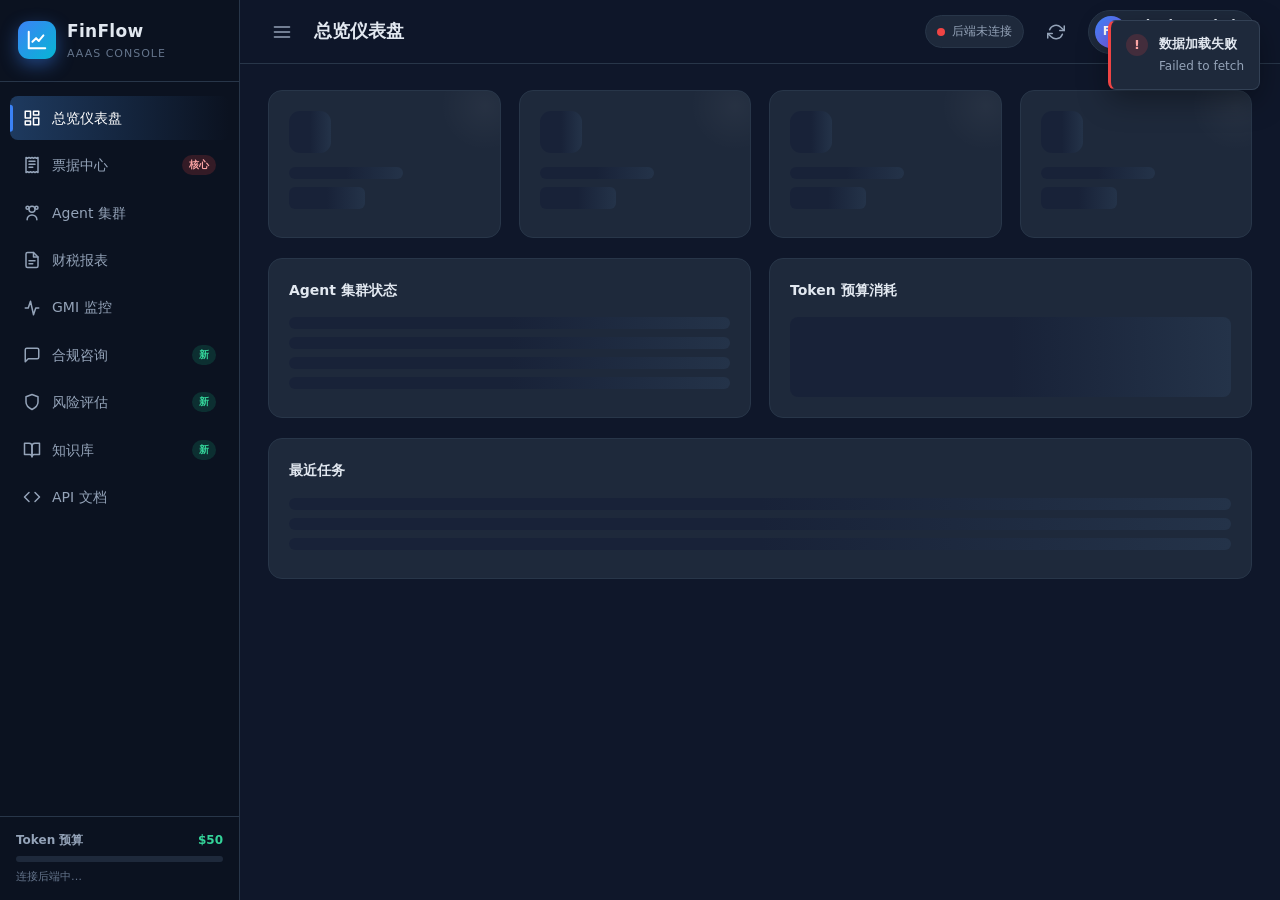
<file: index.html>
<!DOCTYPE html>
<html lang="zh-CN">
<head>
  <meta charset="UTF-8" />
  <meta name="viewport" content="width=device-width, initial-scale=1.0, maximum-scale=5.0, user-scalable=yes" />
  <meta name="theme-color" content="#0f172a" />
  <meta name="apple-mobile-web-app-capable" content="yes" />
  <meta name="apple-mobile-web-app-status-bar-style" content="black-translucent" />
  <meta name="mobile-web-app-capable" content="yes" />
  <title>FinFlow AaaS — 跨境财税智能体控制台</title>
  <meta name="description" content="FinFlow Global AaaS — 面向跨境小微外贸商家的财税智能体云服务控制台" />
  <link rel="stylesheet" href="static/style.css?v=20260710" />
</head>
<body>
  <div class="app-layout">
    <div class="sidebar-backdrop" id="sidebar-backdrop"></div>
    <!-- ============ 侧边栏 ============ -->
    <aside class="sidebar" id="sidebar">
      <div class="logo">
        <div class="logo-icon">
          <svg viewBox="0 0 24 24" width="22" height="22" fill="none" stroke="currentColor" stroke-width="2.2" stroke-linecap="round" stroke-linejoin="round">
            <path d="M3 3v18h18" />
            <path d="M7 14l4-4 3 3 5-6" />
          </svg>
        </div>
        <div class="logo-text">
          <div class="logo-name">FinFlow</div>
          <div class="logo-sub">AaaS Console</div>
        </div>
      </div>

      <nav class="nav">
        <a href="#dashboard" class="nav-item" data-route="dashboard">
          <span class="nav-icon">
            <svg viewBox="0 0 24 24" width="18" height="18" fill="none" stroke="currentColor" stroke-width="2" stroke-linecap="round" stroke-linejoin="round"><rect x="3" y="3" width="7" height="9"/><rect x="14" y="3" width="7" height="5"/><rect x="14" y="12" width="7" height="9"/><rect x="3" y="16" width="7" height="5"/></svg>
          </span>
          <span class="nav-label">总览仪表盘</span>
        </a>
        <a href="#receipts" class="nav-item" data-route="receipts">
          <span class="nav-icon">
            <svg viewBox="0 0 24 24" width="18" height="18" fill="none" stroke="currentColor" stroke-width="2" stroke-linecap="round" stroke-linejoin="round"><path d="M4 2v20l2-1 2 1 2-1 2 1 2-1 2 1 2-1 2 1V2l-2 1-2-1-2 1-2-1-2 1-2-1-2 1z"/><path d="M8 7h8"/><path d="M8 11h8"/><path d="M8 15h5"/></svg>
          </span>
          <span class="nav-label">票据中心</span>
          <span class="nav-badge nav-badge-hot">核心</span>
        </a>
        <a href="#agents" class="nav-item" data-route="agents">
          <span class="nav-icon">
            <svg viewBox="0 0 24 24" width="18" height="18" fill="none" stroke="currentColor" stroke-width="2" stroke-linecap="round" stroke-linejoin="round"><circle cx="12" cy="7" r="4"/><path d="M5.5 21a6.5 6.5 0 0 1 13 0"/><circle cx="6" cy="5" r="2"/><circle cx="18" cy="5" r="2"/></svg>
          </span>
          <span class="nav-label">Agent 集群</span>
        </a>
        <a href="#reports" class="nav-item" data-route="reports">
          <span class="nav-icon">
            <svg viewBox="0 0 24 24" width="18" height="18" fill="none" stroke="currentColor" stroke-width="2" stroke-linecap="round" stroke-linejoin="round"><path d="M14 2H6a2 2 0 0 0-2 2v16a2 2 0 0 0 2 2h12a2 2 0 0 0 2-2V8z"/><path d="M14 2v6h6"/><path d="M8 13h8"/><path d="M8 17h5"/></svg>
          </span>
          <span class="nav-label">财税报表</span>
        </a>
        <a href="#gmi" class="nav-item" data-route="gmi">
          <span class="nav-icon">
            <svg viewBox="0 0 24 24" width="18" height="18" fill="none" stroke="currentColor" stroke-width="2" stroke-linecap="round" stroke-linejoin="round"><path d="M3 12h4l3-9 4 18 3-9h4"/></svg>
          </span>
          <span class="nav-label">GMI 监控</span>
        </a>
        <a href="#compliance-chat" class="nav-item" data-route="compliance-chat">
          <span class="nav-icon">
            <svg viewBox="0 0 24 24" width="18" height="18" fill="none" stroke="currentColor" stroke-width="2" stroke-linecap="round" stroke-linejoin="round"><path d="M21 15a2 2 0 0 1-2 2H7l-4 4V5a2 2 0 0 1 2-2h14a2 2 0 0 1 2 2z"/></svg>
          </span>
          <span class="nav-label">合规咨询</span>
          <span class="nav-badge nav-badge-new">新</span>
        </a>
        <a href="#risk-assessment" class="nav-item" data-route="risk-assessment">
          <span class="nav-icon">
            <svg viewBox="0 0 24 24" width="18" height="18" fill="none" stroke="currentColor" stroke-width="2" stroke-linecap="round" stroke-linejoin="round"><path d="M12 22s8-4 8-10V5l-8-3-8 3v7c0 6 8 10 8 10z"/></svg>
          </span>
          <span class="nav-label">风险评估</span>
          <span class="nav-badge nav-badge-new">新</span>
        </a>
        <a href="#knowledge-base" class="nav-item" data-route="knowledge-base">
          <span class="nav-icon">
            <svg viewBox="0 0 24 24" width="18" height="18" fill="none" stroke="currentColor" stroke-width="2" stroke-linecap="round" stroke-linejoin="round"><path d="M2 3h6a4 4 0 0 1 4 4v14a3 3 0 0 0-3-3H2z"/><path d="M22 3h-6a4 4 0 0 0-4 4v14a3 3 0 0 1 3-3h7z"/></svg>
          </span>
          <span class="nav-label">知识库</span>
          <span class="nav-badge nav-badge-new">新</span>
        </a>
        <a href="#api-docs" class="nav-item" data-route="api-docs">
          <span class="nav-icon">
            <svg viewBox="0 0 24 24" width="18" height="18" fill="none" stroke="currentColor" stroke-width="2" stroke-linecap="round" stroke-linejoin="round"><polyline points="16 18 22 12 16 6"/><polyline points="8 6 2 12 8 18"/></svg>
          </span>
          <span class="nav-label">API 文档</span>
        </a>
      </nav>

      <div class="sidebar-footer">
        <div class="token-budget-mini">
          <div class="token-budget-head">
            <span>Token 预算</span>
            <span id="sidebar-budget-pct">$50</span>
          </div>
          <div class="mini-progress">
            <div class="mini-progress-bar" id="sidebar-budget-bar" style="width:0%"></div>
          </div>
          <div class="token-budget-foot" id="sidebar-budget-text">连接后端中…</div>
        </div>
        <button class="menu-toggle" id="menu-toggle" title="折叠菜单">
          <svg viewBox="0 0 24 24" width="18" height="18" fill="none" stroke="currentColor" stroke-width="2" stroke-linecap="round" stroke-linejoin="round"><line x1="3" y1="12" x2="21" y2="12"/><line x1="3" y1="6" x2="21" y2="6"/><line x1="3" y1="18" x2="21" y2="18"/></svg>
        </button>
      </div>
    </aside>

    <!-- ============ 主内容区 ============ -->
    <main class="main">
      <header class="topbar">
        <div class="topbar-left">
          <button class="icon-btn sidebar-collapse" id="sidebar-collapse" title="收起侧边栏">
            <svg viewBox="0 0 24 24" width="20" height="20" fill="none" stroke="currentColor" stroke-width="2" stroke-linecap="round" stroke-linejoin="round"><line x1="3" y1="12" x2="21" y2="12"/><line x1="3" y1="6" x2="21" y2="6"/><line x1="3" y1="18" x2="21" y2="18"/></svg>
          </button>
          <h1 class="page-title" id="page-title">总览仪表盘</h1>
        </div>
        <div class="topbar-right">
          <div class="conn-status" id="conn-status">
            <span class="conn-dot"></span>
            <span class="conn-text">连接中…</span>
          </div>
          <button class="icon-btn" id="refresh-btn" title="刷新数据">
            <svg viewBox="0 0 24 24" width="18" height="18" fill="none" stroke="currentColor" stroke-width="2" stroke-linecap="round" stroke-linejoin="round"><polyline points="23 4 23 10 17 10"/><polyline points="1 20 1 14 7 14"/><path d="M3.51 9a9 9 0 0 1 14.85-3.36L23 10M1 14l4.64 4.36A9 9 0 0 0 20.49 15"/></svg>
          </button>
          <div class="user-chip">
            <div class="avatar">FF</div>
            <div class="user-meta">
              <div class="user-name">FinFlow Admin</div>
              <div class="user-role">赛事账户</div>
            </div>
          </div>
        </div>
      </header>

      <div class="content" id="app">
        <!-- 页面由 app.js 渲染 -->
        <div class="loading-screen">
          <div class="loader"></div>
          <p>正在加载 FinFlow AaaS 控制台…</p>
        </div>
      </div>
    </main>
  </div>

  <!-- ============ 任务进度模态框 ============ -->
  <div class="modal-overlay" id="modal-overlay">
    <div class="modal" id="modal" role="dialog" aria-modal="true" aria-labelledby="modal-title">
      <div class="modal-header">
        <div class="modal-title-wrap">
          <span class="modal-icon">
            <svg viewBox="0 0 24 24" width="20" height="20" fill="none" stroke="currentColor" stroke-width="2" stroke-linecap="round" stroke-linejoin="round"><path d="M12 2v4"/><path d="M12 18v4"/><path d="m4.93 4.93 2.83 2.83"/><path d="m16.24 16.24 2.83 2.83"/><path d="M2 12h4"/><path d="M18 12h4"/></svg>
          </span>
          <h3 class="modal-title" id="modal-title">智能体工作流进度</h3>
        </div>
        <button class="icon-btn modal-close" id="modal-close" title="关闭">
          <svg viewBox="0 0 24 24" width="20" height="20" fill="none" stroke="currentColor" stroke-width="2" stroke-linecap="round" stroke-linejoin="round"><line x1="18" y1="6" x2="6" y2="18"/><line x1="6" y1="6" x2="18" y2="18"/></svg>
        </button>
      </div>
      <div class="modal-body" id="modal-body">
        <!-- 进度内容由 app.js 渲染 -->
      </div>
      <div class="modal-footer" id="modal-footer">
        <button class="btn btn-ghost" id="modal-cancel">取消任务</button>
        <button class="btn btn-primary" id="modal-done" style="display:none">查看报表</button>
      </div>
    </div>
  </div>

  <!-- ============ Toast 通知容器 ============ -->
  <div class="toast-container" id="toast-container"></div>

  <script src="static/app.js?v=20260710"></script>
</body>
</html>
</file>
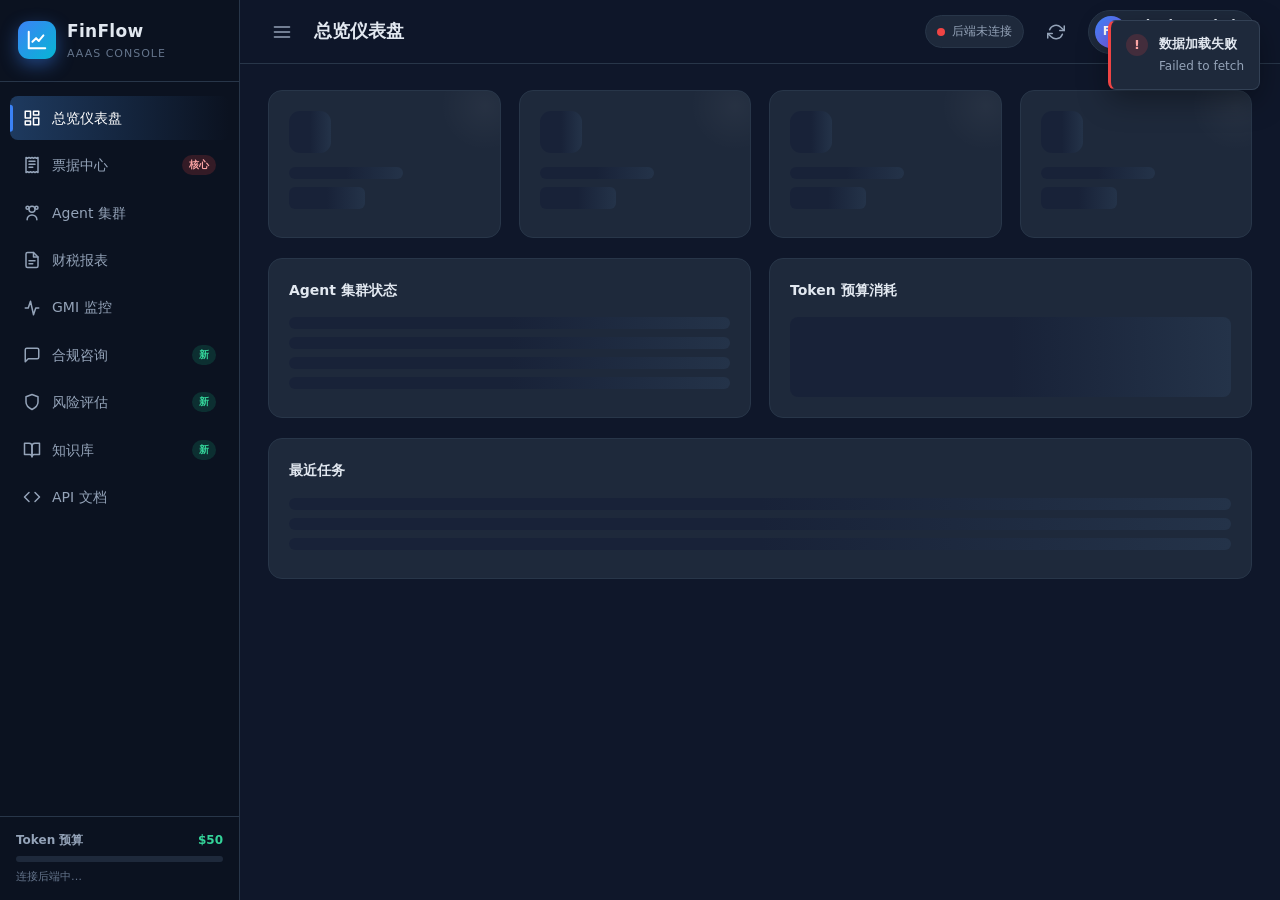
<file: static/index.html>
<!DOCTYPE html>
<html lang="zh-CN">
<head>
  <meta charset="UTF-8" />
  <meta name="viewport" content="width=device-width, initial-scale=1.0" />
  <title>FinFlow AaaS — 跨境财税智能体控制台</title>
  <meta name="description" content="FinFlow Global AaaS — 面向跨境小微外贸商家的财税智能体云服务控制台" />
  <link rel="stylesheet" href="/static/style.css?v=20260710" />
</head>
<body>
  <div class="app-layout">
    <div class="sidebar-backdrop" id="sidebar-backdrop"></div>
    <!-- ============ 侧边栏 ============ -->
    <aside class="sidebar" id="sidebar">
      <div class="logo">
        <div class="logo-icon">
          <svg viewBox="0 0 24 24" width="22" height="22" fill="none" stroke="currentColor" stroke-width="2.2" stroke-linecap="round" stroke-linejoin="round">
            <path d="M3 3v18h18" />
            <path d="M7 14l4-4 3 3 5-6" />
          </svg>
        </div>
        <div class="logo-text">
          <div class="logo-name">FinFlow</div>
          <div class="logo-sub">AaaS Console</div>
        </div>
      </div>

      <nav class="nav">
        <a href="#dashboard" class="nav-item" data-route="dashboard">
          <span class="nav-icon">
            <svg viewBox="0 0 24 24" width="18" height="18" fill="none" stroke="currentColor" stroke-width="2" stroke-linecap="round" stroke-linejoin="round"><rect x="3" y="3" width="7" height="9"/><rect x="14" y="3" width="7" height="5"/><rect x="14" y="12" width="7" height="9"/><rect x="3" y="16" width="7" height="5"/></svg>
          </span>
          <span class="nav-label">总览仪表盘</span>
        </a>
        <a href="#receipts" class="nav-item" data-route="receipts">
          <span class="nav-icon">
            <svg viewBox="0 0 24 24" width="18" height="18" fill="none" stroke="currentColor" stroke-width="2" stroke-linecap="round" stroke-linejoin="round"><path d="M4 2v20l2-1 2 1 2-1 2 1 2-1 2 1 2-1 2 1V2l-2 1-2-1-2 1-2-1-2 1-2-1-2 1z"/><path d="M8 7h8"/><path d="M8 11h8"/><path d="M8 15h5"/></svg>
          </span>
          <span class="nav-label">票据中心</span>
          <span class="nav-badge nav-badge-hot">核心</span>
        </a>
        <a href="#agents" class="nav-item" data-route="agents">
          <span class="nav-icon">
            <svg viewBox="0 0 24 24" width="18" height="18" fill="none" stroke="currentColor" stroke-width="2" stroke-linecap="round" stroke-linejoin="round"><circle cx="12" cy="7" r="4"/><path d="M5.5 21a6.5 6.5 0 0 1 13 0"/><circle cx="6" cy="5" r="2"/><circle cx="18" cy="5" r="2"/></svg>
          </span>
          <span class="nav-label">Agent 集群</span>
        </a>
        <a href="#reports" class="nav-item" data-route="reports">
          <span class="nav-icon">
            <svg viewBox="0 0 24 24" width="18" height="18" fill="none" stroke="currentColor" stroke-width="2" stroke-linecap="round" stroke-linejoin="round"><path d="M14 2H6a2 2 0 0 0-2 2v16a2 2 0 0 0 2 2h12a2 2 0 0 0 2-2V8z"/><path d="M14 2v6h6"/><path d="M8 13h8"/><path d="M8 17h5"/></svg>
          </span>
          <span class="nav-label">财税报表</span>
        </a>
        <a href="#gmi" class="nav-item" data-route="gmi">
          <span class="nav-icon">
            <svg viewBox="0 0 24 24" width="18" height="18" fill="none" stroke="currentColor" stroke-width="2" stroke-linecap="round" stroke-linejoin="round"><path d="M3 12h4l3-9 4 18 3-9h4"/></svg>
          </span>
          <span class="nav-label">GMI 监控</span>
        </a>
        <a href="#compliance-chat" class="nav-item" data-route="compliance-chat">
          <span class="nav-icon">
            <svg viewBox="0 0 24 24" width="18" height="18" fill="none" stroke="currentColor" stroke-width="2" stroke-linecap="round" stroke-linejoin="round"><path d="M21 15a2 2 0 0 1-2 2H7l-4 4V5a2 2 0 0 1 2-2h14a2 2 0 0 1 2 2z"/></svg>
          </span>
          <span class="nav-label">合规咨询</span>
          <span class="nav-badge nav-badge-new">新</span>
        </a>
        <a href="#risk-assessment" class="nav-item" data-route="risk-assessment">
          <span class="nav-icon">
            <svg viewBox="0 0 24 24" width="18" height="18" fill="none" stroke="currentColor" stroke-width="2" stroke-linecap="round" stroke-linejoin="round"><path d="M12 22s8-4 8-10V5l-8-3-8 3v7c0 6 8 10 8 10z"/></svg>
          </span>
          <span class="nav-label">风险评估</span>
          <span class="nav-badge nav-badge-new">新</span>
        </a>
        <a href="#knowledge-base" class="nav-item" data-route="knowledge-base">
          <span class="nav-icon">
            <svg viewBox="0 0 24 24" width="18" height="18" fill="none" stroke="currentColor" stroke-width="2" stroke-linecap="round" stroke-linejoin="round"><path d="M2 3h6a4 4 0 0 1 4 4v14a3 3 0 0 0-3-3H2z"/><path d="M22 3h-6a4 4 0 0 0-4 4v14a3 3 0 0 1 3-3h7z"/></svg>
          </span>
          <span class="nav-label">知识库</span>
          <span class="nav-badge nav-badge-new">新</span>
        </a>
        <a href="#api-docs" class="nav-item" data-route="api-docs">
          <span class="nav-icon">
            <svg viewBox="0 0 24 24" width="18" height="18" fill="none" stroke="currentColor" stroke-width="2" stroke-linecap="round" stroke-linejoin="round"><polyline points="16 18 22 12 16 6"/><polyline points="8 6 2 12 8 18"/></svg>
          </span>
          <span class="nav-label">API 文档</span>
        </a>
      </nav>

      <div class="sidebar-footer">
        <div class="token-budget-mini">
          <div class="token-budget-head">
            <span>Token 预算</span>
            <span id="sidebar-budget-pct">$50</span>
          </div>
          <div class="mini-progress">
            <div class="mini-progress-bar" id="sidebar-budget-bar" style="width:0%"></div>
          </div>
          <div class="token-budget-foot" id="sidebar-budget-text">连接后端中…</div>
        </div>
        <button class="menu-toggle" id="menu-toggle" title="折叠菜单">
          <svg viewBox="0 0 24 24" width="18" height="18" fill="none" stroke="currentColor" stroke-width="2" stroke-linecap="round" stroke-linejoin="round"><line x1="3" y1="12" x2="21" y2="12"/><line x1="3" y1="6" x2="21" y2="6"/><line x1="3" y1="18" x2="21" y2="18"/></svg>
        </button>
      </div>
    </aside>

    <!-- ============ 主内容区 ============ -->
    <main class="main">
      <header class="topbar">
        <div class="topbar-left">
          <button class="icon-btn sidebar-collapse" id="sidebar-collapse" title="收起侧边栏">
            <svg viewBox="0 0 24 24" width="20" height="20" fill="none" stroke="currentColor" stroke-width="2" stroke-linecap="round" stroke-linejoin="round"><line x1="3" y1="12" x2="21" y2="12"/><line x1="3" y1="6" x2="21" y2="6"/><line x1="3" y1="18" x2="21" y2="18"/></svg>
          </button>
          <h1 class="page-title" id="page-title">总览仪表盘</h1>
        </div>
        <div class="topbar-right">
          <div class="conn-status" id="conn-status">
            <span class="conn-dot"></span>
            <span class="conn-text">连接中…</span>
          </div>
          <button class="icon-btn" id="refresh-btn" title="刷新数据">
            <svg viewBox="0 0 24 24" width="18" height="18" fill="none" stroke="currentColor" stroke-width="2" stroke-linecap="round" stroke-linejoin="round"><polyline points="23 4 23 10 17 10"/><polyline points="1 20 1 14 7 14"/><path d="M3.51 9a9 9 0 0 1 14.85-3.36L23 10M1 14l4.64 4.36A9 9 0 0 0 20.49 15"/></svg>
          </button>
          <div class="user-chip">
            <div class="avatar">FF</div>
            <div class="user-meta">
              <div class="user-name">FinFlow Admin</div>
              <div class="user-role">赛事账户</div>
            </div>
          </div>
        </div>
      </header>

      <div class="content" id="app">
        <!-- 页面由 app.js 渲染 -->
        <div class="loading-screen">
          <div class="loader"></div>
          <p>正在加载 FinFlow AaaS 控制台…</p>
        </div>
      </div>
    </main>
  </div>

  <!-- ============ 任务进度模态框 ============ -->
  <div class="modal-overlay" id="modal-overlay">
    <div class="modal" id="modal" role="dialog" aria-modal="true" aria-labelledby="modal-title">
      <div class="modal-header">
        <div class="modal-title-wrap">
          <span class="modal-icon">
            <svg viewBox="0 0 24 24" width="20" height="20" fill="none" stroke="currentColor" stroke-width="2" stroke-linecap="round" stroke-linejoin="round"><path d="M12 2v4"/><path d="M12 18v4"/><path d="m4.93 4.93 2.83 2.83"/><path d="m16.24 16.24 2.83 2.83"/><path d="M2 12h4"/><path d="M18 12h4"/></svg>
          </span>
          <h3 class="modal-title" id="modal-title">智能体工作流进度</h3>
        </div>
        <button class="icon-btn modal-close" id="modal-close" title="关闭">
          <svg viewBox="0 0 24 24" width="20" height="20" fill="none" stroke="currentColor" stroke-width="2" stroke-linecap="round" stroke-linejoin="round"><line x1="18" y1="6" x2="6" y2="18"/><line x1="6" y1="6" x2="18" y2="18"/></svg>
        </button>
      </div>
      <div class="modal-body" id="modal-body">
        <!-- 进度内容由 app.js 渲染 -->
      </div>
      <div class="modal-footer" id="modal-footer">
        <button class="btn btn-ghost" id="modal-cancel">取消任务</button>
        <button class="btn btn-primary" id="modal-done" style="display:none">查看报表</button>
      </div>
    </div>
  </div>

  <!-- ============ Toast 通知容器 ============ -->
  <div class="toast-container" id="toast-container"></div>

  <script src="/static/app.js?v=20260710"></script>
</body>
</html>
</file>
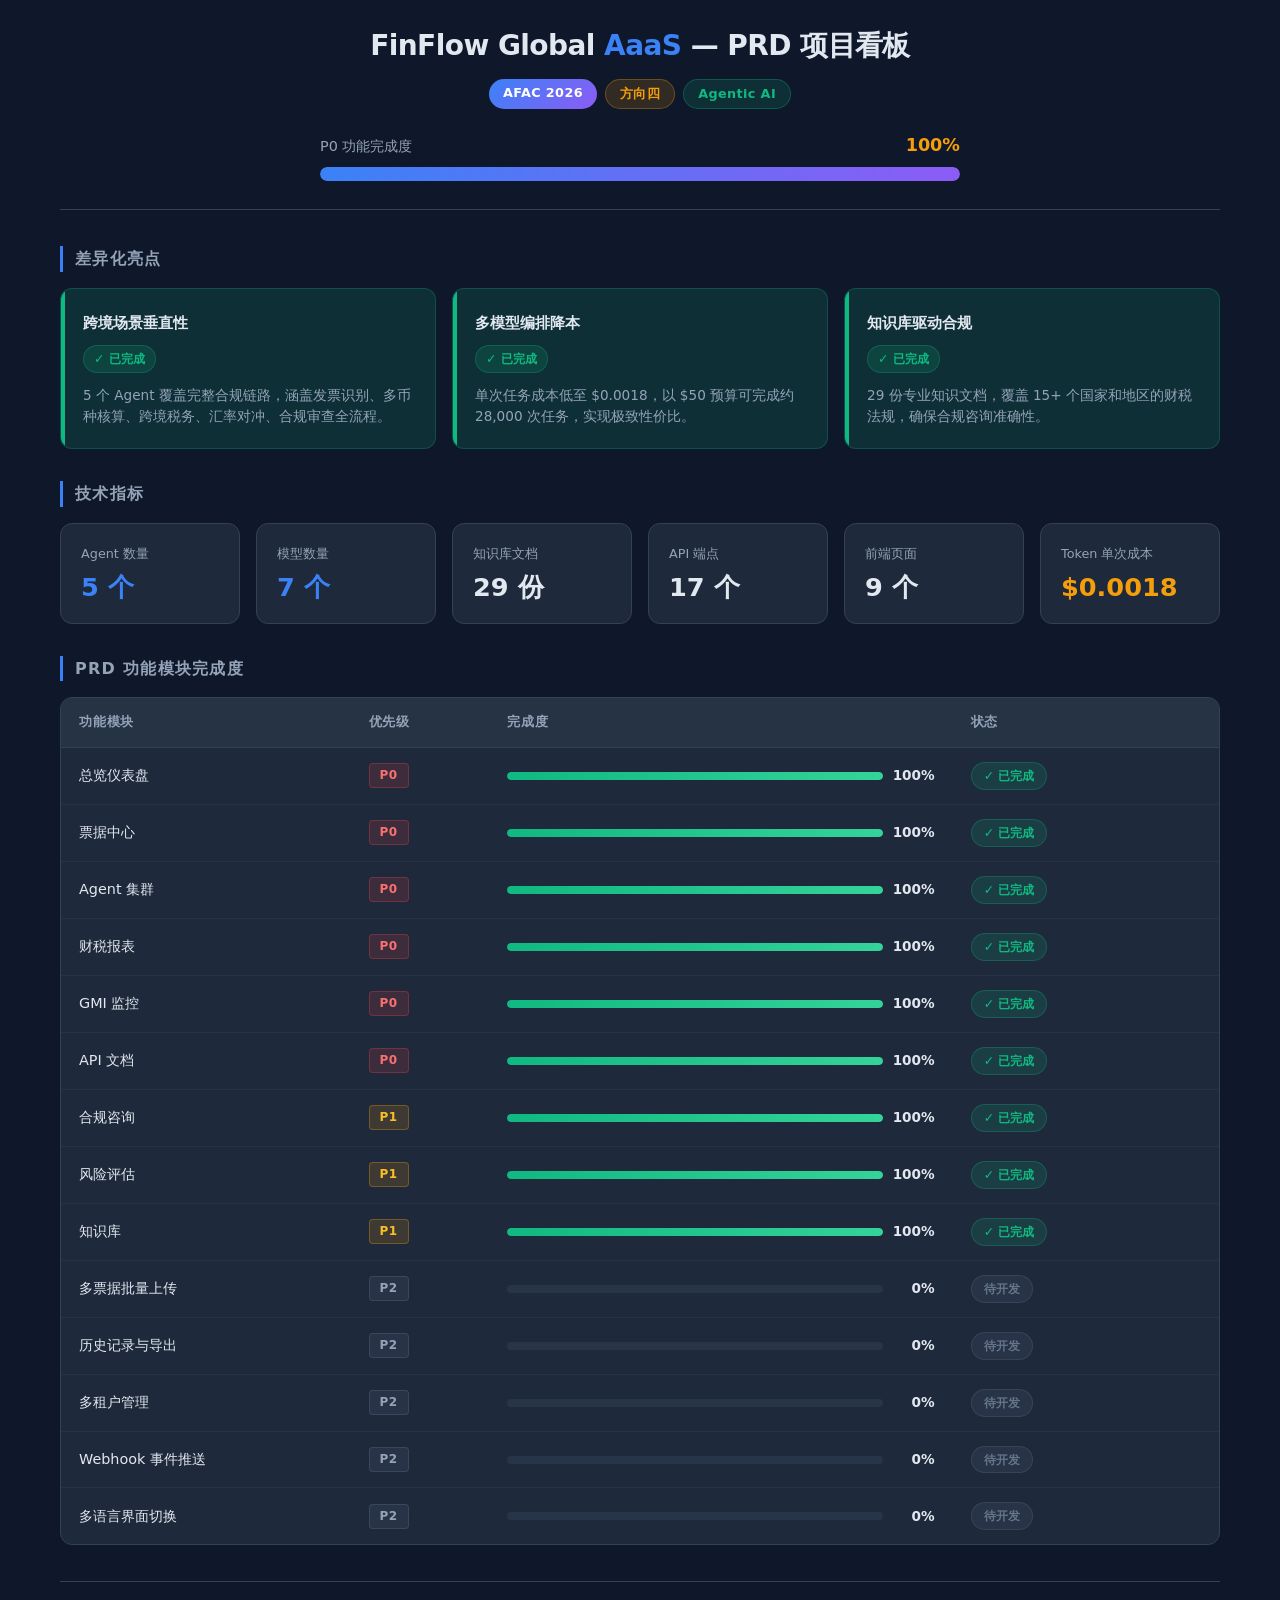
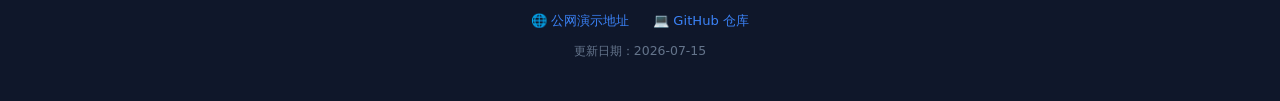
<file: docs/prd-board.html>
<!DOCTYPE html>
<html lang="zh-CN">
<head>
<meta charset="UTF-8">
<meta name="viewport" content="width=device-width, initial-scale=1.0">
<title>FinFlow Global AaaS — PRD 项目看板</title>
<style>
*, *::before, *::after {
  margin: 0;
  padding: 0;
  box-sizing: border-box;
}

:root {
  --bg-primary: #0f172a;
  --bg-card: #1e293b;
  --bg-card-hover: #263548;
  --color-primary: #3b82f6;
  --color-accent: #f59e0b;
  --color-success: #10b981;
  --color-pending: #64748b;
  --color-text: #e2e8f0;
  --color-text-secondary: #94a3b8;
  --color-border: #334155;
  --radius: 12px;
  --radius-sm: 8px;
  --shadow: 0 4px 24px rgba(0, 0, 0, 0.3);
}

body {
  font-family: system-ui, -apple-system, "Segoe UI", "PingFang SC", "Hiragino Sans GB", "Microsoft YaHei", sans-serif;
  background-color: var(--bg-primary);
  color: var(--color-text);
  line-height: 1.6;
  min-height: 100vh;
}

.container {
  max-width: 1200px;
  margin: 0 auto;
  padding: 24px 20px 40px;
}

/* ── Header ── */
.header {
  text-align: center;
  margin-bottom: 36px;
  padding-bottom: 28px;
  border-bottom: 1px solid var(--color-border);
}

.header h1 {
  font-size: 1.75rem;
  font-weight: 700;
  letter-spacing: -0.02em;
  margin-bottom: 10px;
}

.header h1 span {
  color: var(--color-primary);
}

.header-tags {
  display: flex;
  justify-content: center;
  gap: 8px;
  flex-wrap: wrap;
  margin-bottom: 22px;
}

.tag {
  display: inline-block;
  padding: 4px 14px;
  border-radius: 20px;
  font-size: 0.8rem;
  font-weight: 600;
  letter-spacing: 0.03em;
}

.tag-afac {
  background: linear-gradient(135deg, #3b82f6, #8b5cf6);
  color: #fff;
}

.tag-direction {
  background: rgba(245, 158, 11, 0.15);
  color: var(--color-accent);
  border: 1px solid rgba(245, 158, 11, 0.3);
}

.tag-ai {
  background: rgba(16, 185, 129, 0.15);
  color: var(--color-success);
  border: 1px solid rgba(16, 185, 129, 0.3);
}

/* ── Overall Progress ── */
.overall-progress {
  max-width: 640px;
  margin: 0 auto;
}

.overall-progress-label {
  display: flex;
  justify-content: space-between;
  align-items: baseline;
  margin-bottom: 8px;
  font-size: 0.9rem;
}

.overall-progress-label .label-text {
  color: var(--color-text-secondary);
}

.overall-progress-label .label-value {
  font-size: 1.1rem;
  font-weight: 700;
  color: var(--color-accent);
}

.progress-bar-track {
  width: 100%;
  height: 14px;
  background: rgba(51, 65, 85, 0.6);
  border-radius: 7px;
  overflow: hidden;
  position: relative;
}

.progress-bar-fill {
  height: 100%;
  border-radius: 7px;
  background: linear-gradient(90deg, #3b82f6, #8b5cf6, #f59e0b);
  background-size: 200% 100%;
  animation: shimmer 3s ease infinite;
  transition: width 0.8s ease;
}

@keyframes shimmer {
  0% { background-position: 200% 0; }
  100% { background-position: -200% 0; }
}

/* ── Section Title ── */
.section-title {
  font-size: 1rem;
  font-weight: 600;
  color: var(--color-text-secondary);
  margin-bottom: 16px;
  padding-left: 12px;
  border-left: 3px solid var(--color-primary);
  text-transform: uppercase;
  letter-spacing: 0.08em;
}

/* ── Grid Layouts ── */
.grid-3 {
  display: grid;
  grid-template-columns: repeat(3, 1fr);
  gap: 16px;
  margin-bottom: 32px;
}

.grid-6 {
  display: grid;
  grid-template-columns: repeat(6, 1fr);
  gap: 16px;
  margin-bottom: 32px;
}

/* ── Cards ── */
.card {
  background: var(--bg-card);
  border-radius: var(--radius);
  padding: 20px;
  border: 1px solid var(--color-border);
  transition: transform 0.2s ease, box-shadow 0.2s ease;
}

.card:hover {
  transform: translateY(-2px);
  box-shadow: var(--shadow);
}

.card-label {
  font-size: 0.8rem;
  color: var(--color-text-secondary);
  margin-bottom: 8px;
  font-weight: 500;
}

.card-value {
  font-size: 1.6rem;
  font-weight: 700;
  color: var(--color-text);
  line-height: 1.2;
}

.card-value.accent {
  color: var(--color-accent);
}

.card-value.primary {
  color: var(--color-primary);
}

/* ── Highlight Cards ── */
.highlight-card {
  background: var(--bg-card);
  border-radius: var(--radius);
  padding: 22px;
  border: 1px solid var(--color-border);
  transition: transform 0.2s ease, box-shadow 0.2s ease;
  position: relative;
  overflow: hidden;
}

.highlight-card::before {
  content: "";
  position: absolute;
  top: 0;
  left: 0;
  width: 4px;
  height: 100%;
}

.highlight-card.status-done::before {
  background: var(--color-success);
}

.highlight-card:hover {
  transform: translateY(-2px);
  box-shadow: var(--shadow);
}

.highlight-card .hc-title {
  font-size: 0.95rem;
  font-weight: 600;
  margin-bottom: 10px;
  color: var(--color-text);
}

.highlight-card .hc-status {
  display: inline-flex;
  align-items: center;
  gap: 5px;
  font-size: 0.78rem;
  font-weight: 600;
  padding: 3px 10px;
  border-radius: 20px;
  margin-bottom: 12px;
}

.hc-status.done {
  background: rgba(16, 185, 129, 0.15);
  color: var(--color-success);
  border: 1px solid rgba(16, 185, 129, 0.25);
}

.highlight-card .hc-desc {
  font-size: 0.85rem;
  color: var(--color-text-secondary);
  line-height: 1.5;
}

/* ── Table ── */
.table-section {
  margin-bottom: 36px;
}

.prd-table-wrapper {
  background: var(--bg-card);
  border-radius: var(--radius);
  border: 1px solid var(--color-border);
  overflow: hidden;
}

.prd-table {
  width: 100%;
  border-collapse: collapse;
}

.prd-table thead th {
  background: rgba(51, 65, 85, 0.4);
  padding: 14px 18px;
  text-align: left;
  font-size: 0.8rem;
  font-weight: 600;
  color: var(--color-text-secondary);
  text-transform: uppercase;
  letter-spacing: 0.06em;
  border-bottom: 1px solid var(--color-border);
}

.prd-table tbody tr {
  border-bottom: 1px solid rgba(51, 65, 85, 0.4);
  transition: background 0.15s ease;
}

.prd-table tbody tr:last-child {
  border-bottom: none;
}

.prd-table tbody tr:hover {
  background: rgba(59, 130, 246, 0.04);
}

.prd-table td {
  padding: 14px 18px;
  font-size: 0.9rem;
}

/* Priority badges */
.priority-badge {
  display: inline-block;
  padding: 2px 10px;
  border-radius: 4px;
  font-size: 0.75rem;
  font-weight: 700;
  letter-spacing: 0.04em;
}

.priority-p0 {
  background: rgba(239, 68, 68, 0.15);
  color: #f87171;
  border: 1px solid rgba(239, 68, 68, 0.3);
}

.priority-p1 {
  background: rgba(245, 158, 11, 0.15);
  color: #fbbf24;
  border: 1px solid rgba(245, 158, 11, 0.3);
}

.priority-p2 {
  background: rgba(100, 116, 139, 0.15);
  color: #94a3b8;
  border: 1px solid rgba(100, 116, 139, 0.3);
}

/* Status badges */
.status-badge {
  display: inline-flex;
  align-items: center;
  gap: 4px;
  padding: 3px 12px;
  border-radius: 20px;
  font-size: 0.78rem;
  font-weight: 600;
}

.status-done {
  background: rgba(16, 185, 129, 0.15);
  color: #10b981;
  border: 1px solid rgba(16, 185, 129, 0.25);
}

.status-dev {
  background: rgba(59, 130, 246, 0.15);
  color: #3b82f6;
  border: 1px solid rgba(59, 130, 246, 0.25);
}

.status-pending {
  background: rgba(100, 116, 139, 0.15);
  color: #64748b;
  border: 1px solid rgba(100, 116, 139, 0.25);
}

/* Inline progress bar */
.inline-progress {
  display: flex;
  align-items: center;
  gap: 10px;
}

.inline-progress-bar {
  flex: 1;
  height: 8px;
  min-width: 80px;
  background: rgba(51, 65, 85, 0.5);
  border-radius: 4px;
  overflow: hidden;
}

.inline-progress-fill {
  height: 100%;
  border-radius: 4px;
  transition: width 0.6s ease;
}

.inline-progress-fill.fill-100 {
  background: linear-gradient(90deg, #10b981, #34d399);
}

.inline-progress-fill.fill-0 {
  background: #475569;
}

.inline-progress-fill.fill-partial {
  background: linear-gradient(90deg, #3b82f6, #60a5fa);
}

.inline-progress-text {
  font-size: 0.85rem;
  font-weight: 600;
  min-width: 42px;
  text-align: right;
  color: var(--color-text);
}

/* ── Footer ── */
.footer {
  text-align: center;
  padding-top: 28px;
  border-top: 1px solid var(--color-border);
  color: var(--color-text-secondary);
  font-size: 0.82rem;
}

.footer-links {
  display: flex;
  justify-content: center;
  gap: 24px;
  flex-wrap: wrap;
  margin-bottom: 10px;
}

.footer-links a {
  color: var(--color-primary);
  text-decoration: none;
  font-weight: 500;
  transition: color 0.2s ease;
}

.footer-links a:hover {
  color: var(--color-accent);
  text-decoration: underline;
}

.footer-date {
  font-size: 0.78rem;
  color: var(--color-pending);
}

/* ── Responsive ── */
@media (max-width: 1024px) {
  .grid-6 {
    grid-template-columns: repeat(3, 1fr);
  }
}

@media (max-width: 768px) {
  .container {
    padding: 16px 14px 32px;
  }

  .header h1 {
    font-size: 1.3rem;
  }

  .grid-3 {
    grid-template-columns: 1fr;
  }

  .grid-6 {
    grid-template-columns: repeat(2, 1fr);
  }

  .prd-table thead th,
  .prd-table td {
    padding: 10px 12px;
    font-size: 0.82rem;
  }

  .card-value {
    font-size: 1.3rem;
  }

  .table-scroll {
    overflow-x: auto;
    -webkit-overflow-scrolling: touch;
  }

  .table-scroll .prd-table {
    min-width: 600px;
  }
}

@media (max-width: 480px) {
  .grid-6 {
    grid-template-columns: 1fr 1fr;
  }

  .header-tags {
    gap: 6px;
  }

  .tag {
    font-size: 0.72rem;
    padding: 3px 10px;
  }
}
</style>
</head>
<body>

<div class="container">

  <!-- ── Header ── -->
  <header class="header">
    <h1>FinFlow Global <span>AaaS</span> — PRD 项目看板</h1>
    <div class="header-tags">
      <span class="tag tag-afac">AFAC 2026</span>
      <span class="tag tag-direction">方向四</span>
      <span class="tag tag-ai">Agentic AI</span>
    </div>
    <div class="overall-progress">
      <div class="overall-progress-label">
        <span class="label-text">P0 功能完成度</span>
        <span class="label-value">100%</span>
      </div>
      <div class="progress-bar-track">
        <div class="progress-bar-fill" style="width: 100%;"></div>
      </div>
    </div>
  </header>

  <!-- ── 差异化亮点 ── -->
  <h2 class="section-title">差异化亮点</h2>
  <div class="grid-3">

    <div class="highlight-card status-done">
      <div class="hc-title">跨境场景垂直性</div>
      <div class="hc-status done">&#10003; 已完成</div>
      <div class="hc-desc">5 个 Agent 覆盖完整合规链路，涵盖发票识别、多币种核算、跨境税务、汇率对冲、合规审查全流程。</div>
    </div>

    <div class="highlight-card status-done">
      <div class="hc-title">多模型编排降本</div>
      <div class="hc-status done">&#10003; 已完成</div>
      <div class="hc-desc">单次任务成本低至 $0.0018，以 $50 预算可完成约 28,000 次任务，实现极致性价比。</div>
    </div>

    <div class="highlight-card status-done">
      <div class="hc-title">知识库驱动合规</div>
      <div class="hc-status done">&#10003; 已完成</div>
      <div class="hc-desc">29 份专业知识文档，覆盖 15+ 个国家和地区的财税法规，确保合规咨询准确性。</div>
    </div>

  </div>

  <!-- ── 技术指标 ── -->
  <h2 class="section-title">技术指标</h2>
  <div class="grid-6">

    <div class="card">
      <div class="card-label">Agent 数量</div>
      <div class="card-value primary">5 个</div>
    </div>

    <div class="card">
      <div class="card-label">模型数量</div>
      <div class="card-value primary">7 个</div>
    </div>

    <div class="card">
      <div class="card-label">知识库文档</div>
      <div class="card-value">29 份</div>
    </div>

    <div class="card">
      <div class="card-label">API 端点</div>
      <div class="card-value">17 个</div>
    </div>

    <div class="card">
      <div class="card-label">前端页面</div>
      <div class="card-value">9 个</div>
    </div>

    <div class="card">
      <div class="card-label">Token 单次成本</div>
      <div class="card-value accent">$0.0018</div>
    </div>

  </div>

  <!-- ── PRD 功能模块完成度 ── -->
  <h2 class="section-title">PRD 功能模块完成度</h2>
  <div class="table-section">
    <div class="prd-table-wrapper">
      <div class="table-scroll">
        <table class="prd-table">
          <thead>
            <tr>
              <th style="width: 25%;">功能模块</th>
              <th style="width: 12%;">优先级</th>
              <th style="width: 40%;">完成度</th>
              <th style="width: 23%;">状态</th>
            </tr>
          </thead>
          <tbody>
            <tr>
              <td>总览仪表盘</td>
              <td><span class="priority-badge priority-p0">P0</span></td>
              <td>
                <div class="inline-progress">
                  <div class="inline-progress-bar">
                    <div class="inline-progress-fill fill-100" style="width: 100%;"></div>
                  </div>
                  <span class="inline-progress-text">100%</span>
                </div>
              </td>
              <td><span class="status-badge status-done">&#10003; 已完成</span></td>
            </tr>
            <tr>
              <td>票据中心</td>
              <td><span class="priority-badge priority-p0">P0</span></td>
              <td>
                <div class="inline-progress">
                  <div class="inline-progress-bar">
                    <div class="inline-progress-fill fill-100" style="width: 100%;"></div>
                  </div>
                  <span class="inline-progress-text">100%</span>
                </div>
              </td>
              <td><span class="status-badge status-done">&#10003; 已完成</span></td>
            </tr>
            <tr>
              <td>Agent 集群</td>
              <td><span class="priority-badge priority-p0">P0</span></td>
              <td>
                <div class="inline-progress">
                  <div class="inline-progress-bar">
                    <div class="inline-progress-fill fill-100" style="width: 100%;"></div>
                  </div>
                  <span class="inline-progress-text">100%</span>
                </div>
              </td>
              <td><span class="status-badge status-done">&#10003; 已完成</span></td>
            </tr>
            <tr>
              <td>财税报表</td>
              <td><span class="priority-badge priority-p0">P0</span></td>
              <td>
                <div class="inline-progress">
                  <div class="inline-progress-bar">
                    <div class="inline-progress-fill fill-100" style="width: 100%;"></div>
                  </div>
                  <span class="inline-progress-text">100%</span>
                </div>
              </td>
              <td><span class="status-badge status-done">&#10003; 已完成</span></td>
            </tr>
            <tr>
              <td>GMI 监控</td>
              <td><span class="priority-badge priority-p0">P0</span></td>
              <td>
                <div class="inline-progress">
                  <div class="inline-progress-bar">
                    <div class="inline-progress-fill fill-100" style="width: 100%;"></div>
                  </div>
                  <span class="inline-progress-text">100%</span>
                </div>
              </td>
              <td><span class="status-badge status-done">&#10003; 已完成</span></td>
            </tr>
            <tr>
              <td>API 文档</td>
              <td><span class="priority-badge priority-p0">P0</span></td>
              <td>
                <div class="inline-progress">
                  <div class="inline-progress-bar">
                    <div class="inline-progress-fill fill-100" style="width: 100%;"></div>
                  </div>
                  <span class="inline-progress-text">100%</span>
                </div>
              </td>
              <td><span class="status-badge status-done">&#10003; 已完成</span></td>
            </tr>
            <tr>
              <td>合规咨询</td>
              <td><span class="priority-badge priority-p1">P1</span></td>
              <td>
                <div class="inline-progress">
                  <div class="inline-progress-bar">
                    <div class="inline-progress-fill fill-100" style="width: 100%;"></div>
                  </div>
                  <span class="inline-progress-text">100%</span>
                </div>
              </td>
              <td><span class="status-badge status-done">&#10003; 已完成</span></td>
            </tr>
            <tr>
              <td>风险评估</td>
              <td><span class="priority-badge priority-p1">P1</span></td>
              <td>
                <div class="inline-progress">
                  <div class="inline-progress-bar">
                    <div class="inline-progress-fill fill-100" style="width: 100%;"></div>
                  </div>
                  <span class="inline-progress-text">100%</span>
                </div>
              </td>
              <td><span class="status-badge status-done">&#10003; 已完成</span></td>
            </tr>
            <tr>
              <td>知识库</td>
              <td><span class="priority-badge priority-p1">P1</span></td>
              <td>
                <div class="inline-progress">
                  <div class="inline-progress-bar">
                    <div class="inline-progress-fill fill-100" style="width: 100%;"></div>
                  </div>
                  <span class="inline-progress-text">100%</span>
                </div>
              </td>
              <td><span class="status-badge status-done">&#10003; 已完成</span></td>
            </tr>
            <tr>
              <td>多票据批量上传</td>
              <td><span class="priority-badge priority-p2">P2</span></td>
              <td>
                <div class="inline-progress">
                  <div class="inline-progress-bar">
                    <div class="inline-progress-fill fill-0" style="width: 0%;"></div>
                  </div>
                  <span class="inline-progress-text">0%</span>
                </div>
              </td>
              <td><span class="status-badge status-pending">待开发</span></td>
            </tr>
            <tr>
              <td>历史记录与导出</td>
              <td><span class="priority-badge priority-p2">P2</span></td>
              <td>
                <div class="inline-progress">
                  <div class="inline-progress-bar">
                    <div class="inline-progress-fill fill-0" style="width: 0%;"></div>
                  </div>
                  <span class="inline-progress-text">0%</span>
                </div>
              </td>
              <td><span class="status-badge status-pending">待开发</span></td>
            </tr>
            <tr>
              <td>多租户管理</td>
              <td><span class="priority-badge priority-p2">P2</span></td>
              <td>
                <div class="inline-progress">
                  <div class="inline-progress-bar">
                    <div class="inline-progress-fill fill-0" style="width: 0%;"></div>
                  </div>
                  <span class="inline-progress-text">0%</span>
                </div>
              </td>
              <td><span class="status-badge status-pending">待开发</span></td>
            </tr>
            <tr>
              <td>Webhook 事件推送</td>
              <td><span class="priority-badge priority-p2">P2</span></td>
              <td>
                <div class="inline-progress">
                  <div class="inline-progress-bar">
                    <div class="inline-progress-fill fill-0" style="width: 0%;"></div>
                  </div>
                  <span class="inline-progress-text">0%</span>
                </div>
              </td>
              <td><span class="status-badge status-pending">待开发</span></td>
            </tr>
            <tr>
              <td>多语言界面切换</td>
              <td><span class="priority-badge priority-p2">P2</span></td>
              <td>
                <div class="inline-progress">
                  <div class="inline-progress-bar">
                    <div class="inline-progress-fill fill-0" style="width: 0%;"></div>
                  </div>
                  <span class="inline-progress-text">0%</span>
                </div>
              </td>
              <td><span class="status-badge status-pending">待开发</span></td>
            </tr>
          </tbody>
        </table>
      </div>
    </div>
  </div>

  <!-- ── Footer ── -->
  <footer class="footer">
    <div class="footer-links">
      <a href="https://alorald.github.io/tare-cn/" target="_blank" rel="noopener noreferrer">&#127760; 公网演示地址</a>
      <a href="https://github.com/alorald/tare-cn" target="_blank" rel="noopener noreferrer">&#128187; GitHub 仓库</a>
    </div>
    <div class="footer-date">更新日期：2026-07-15</div>
  </footer>

</div>

</body>
</html>
</file>
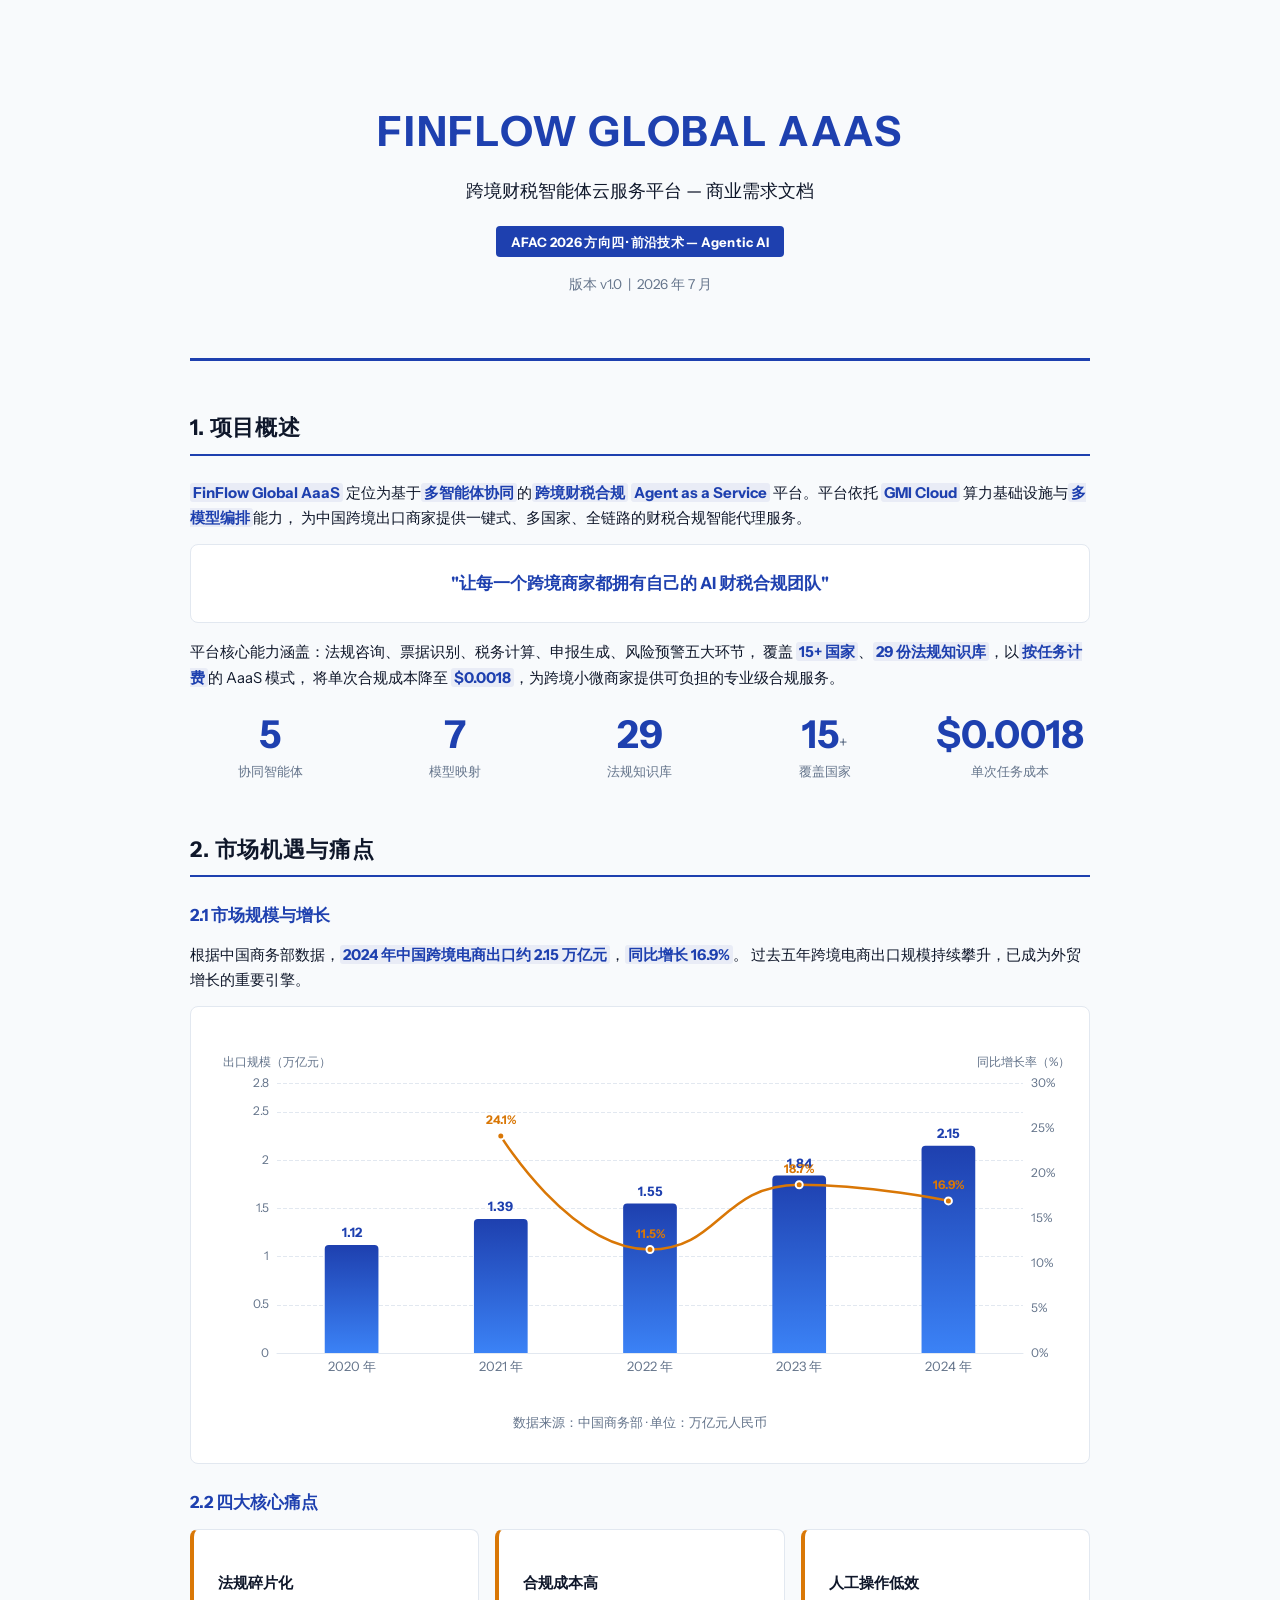
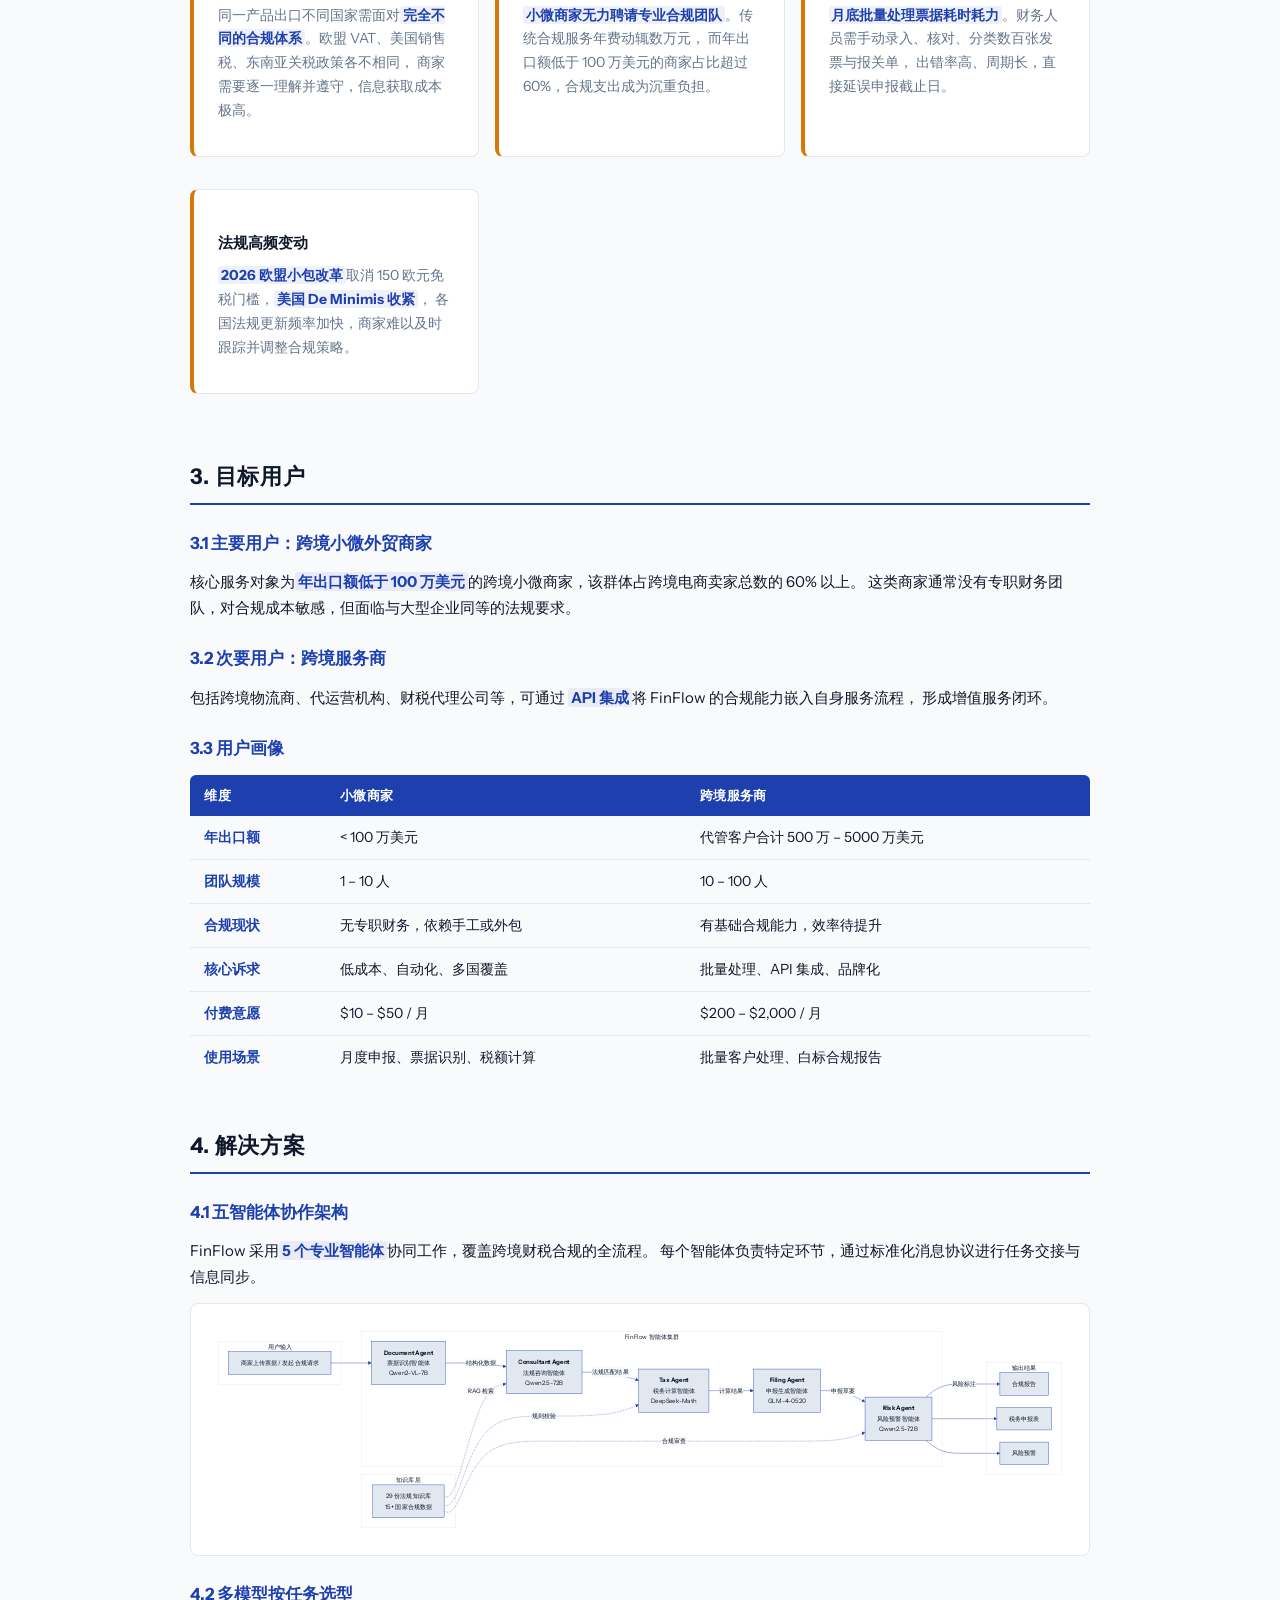
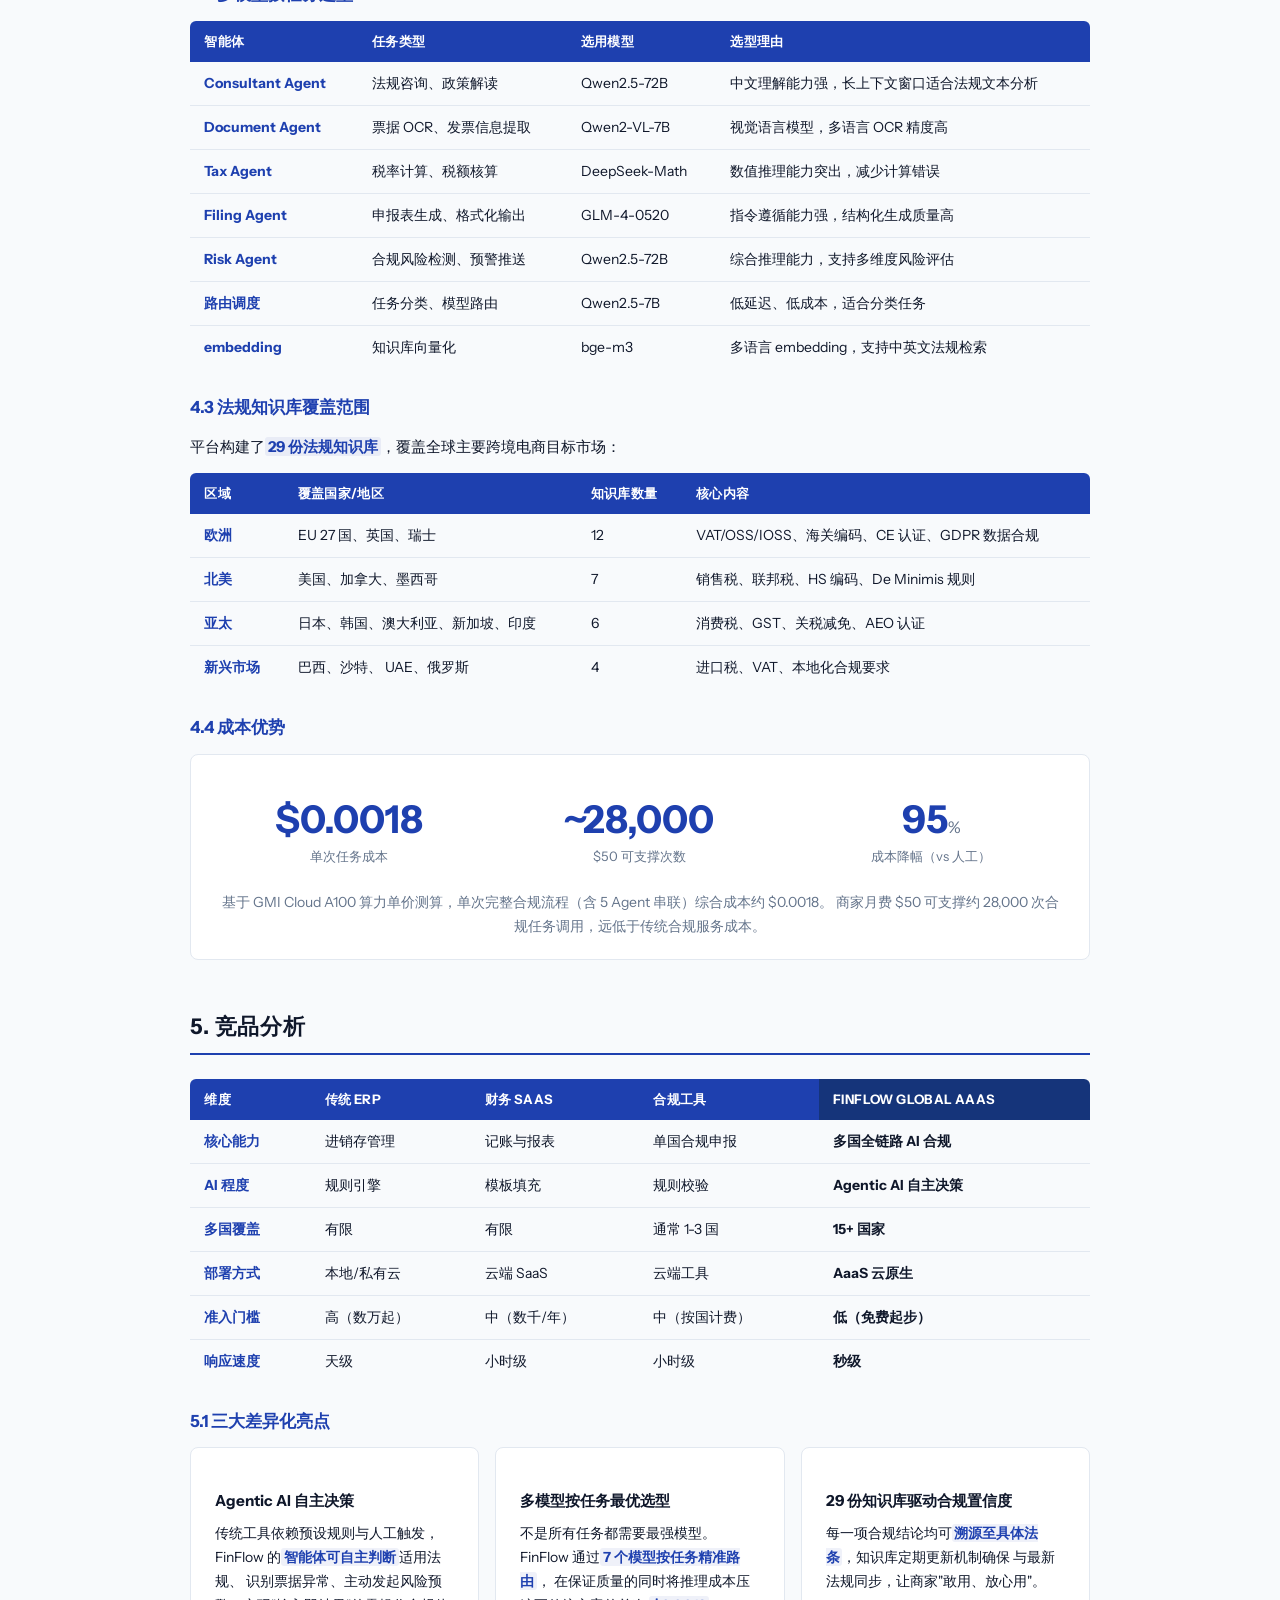
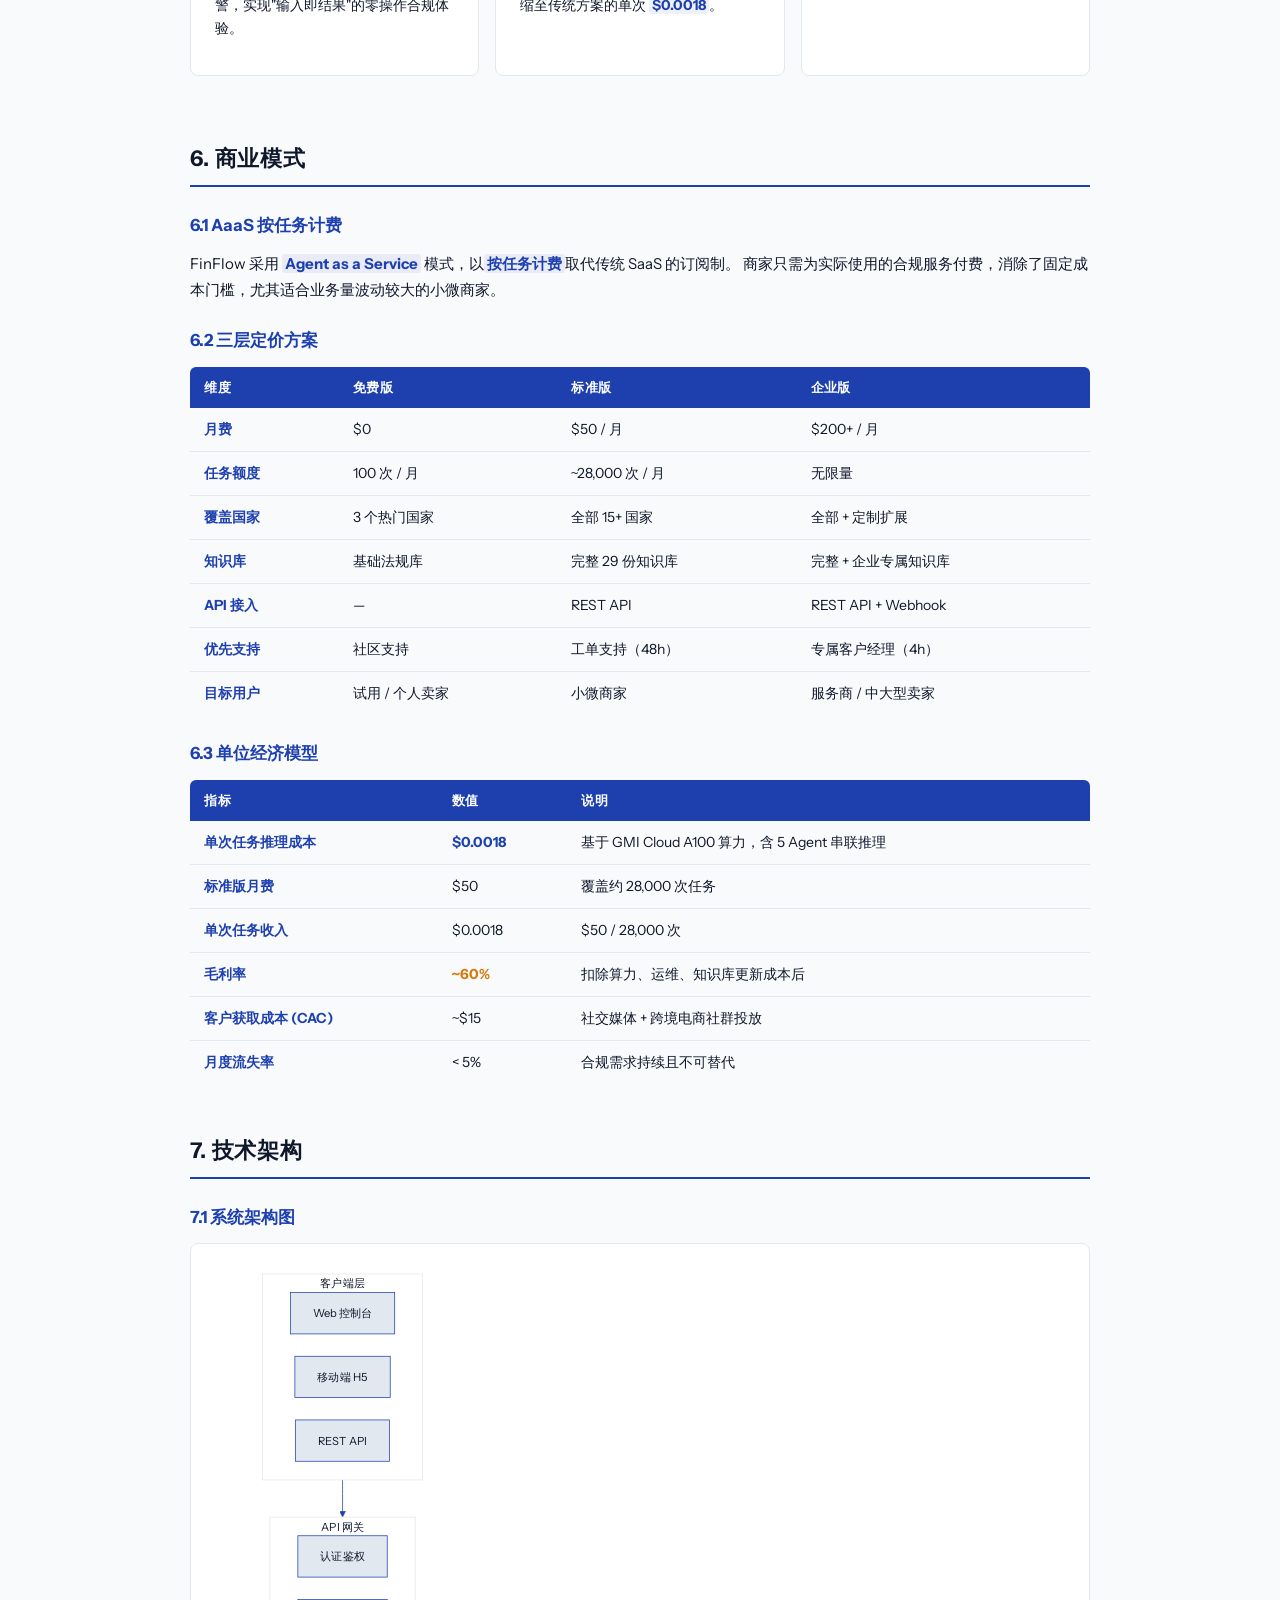
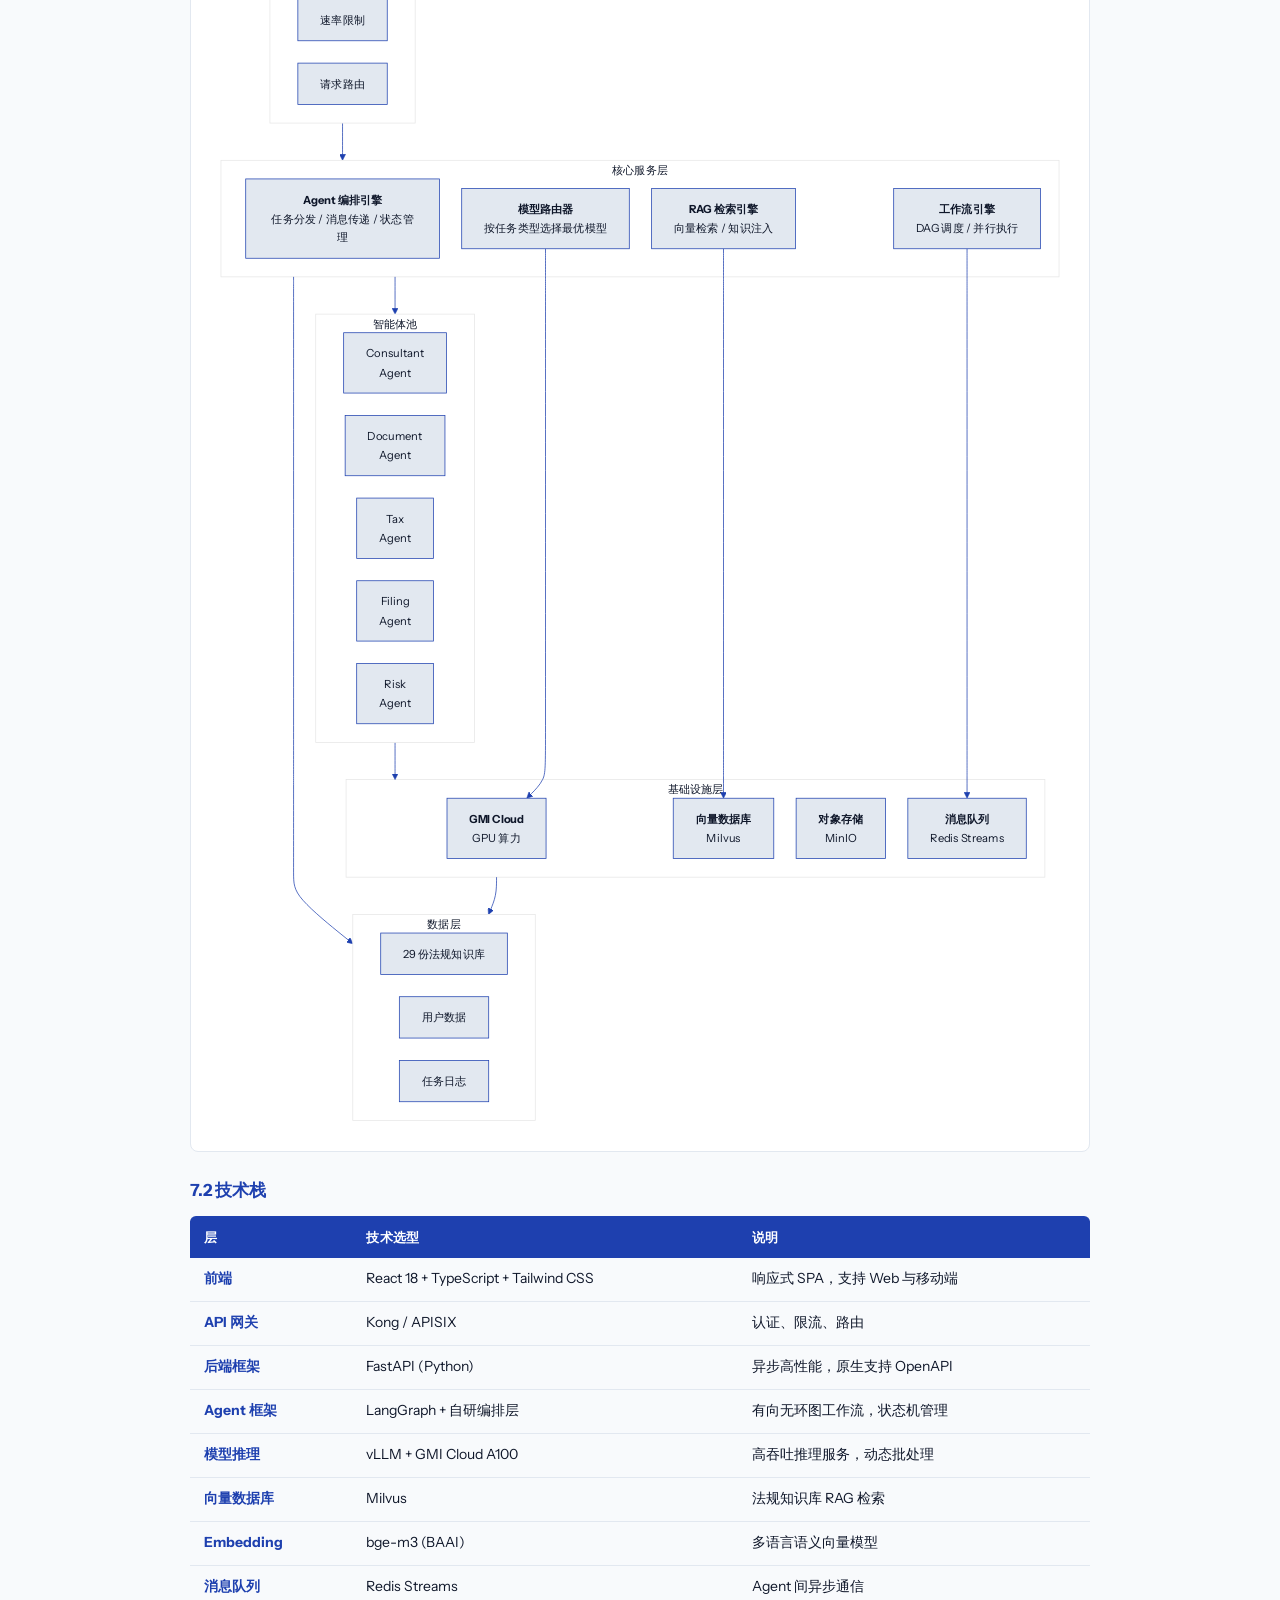
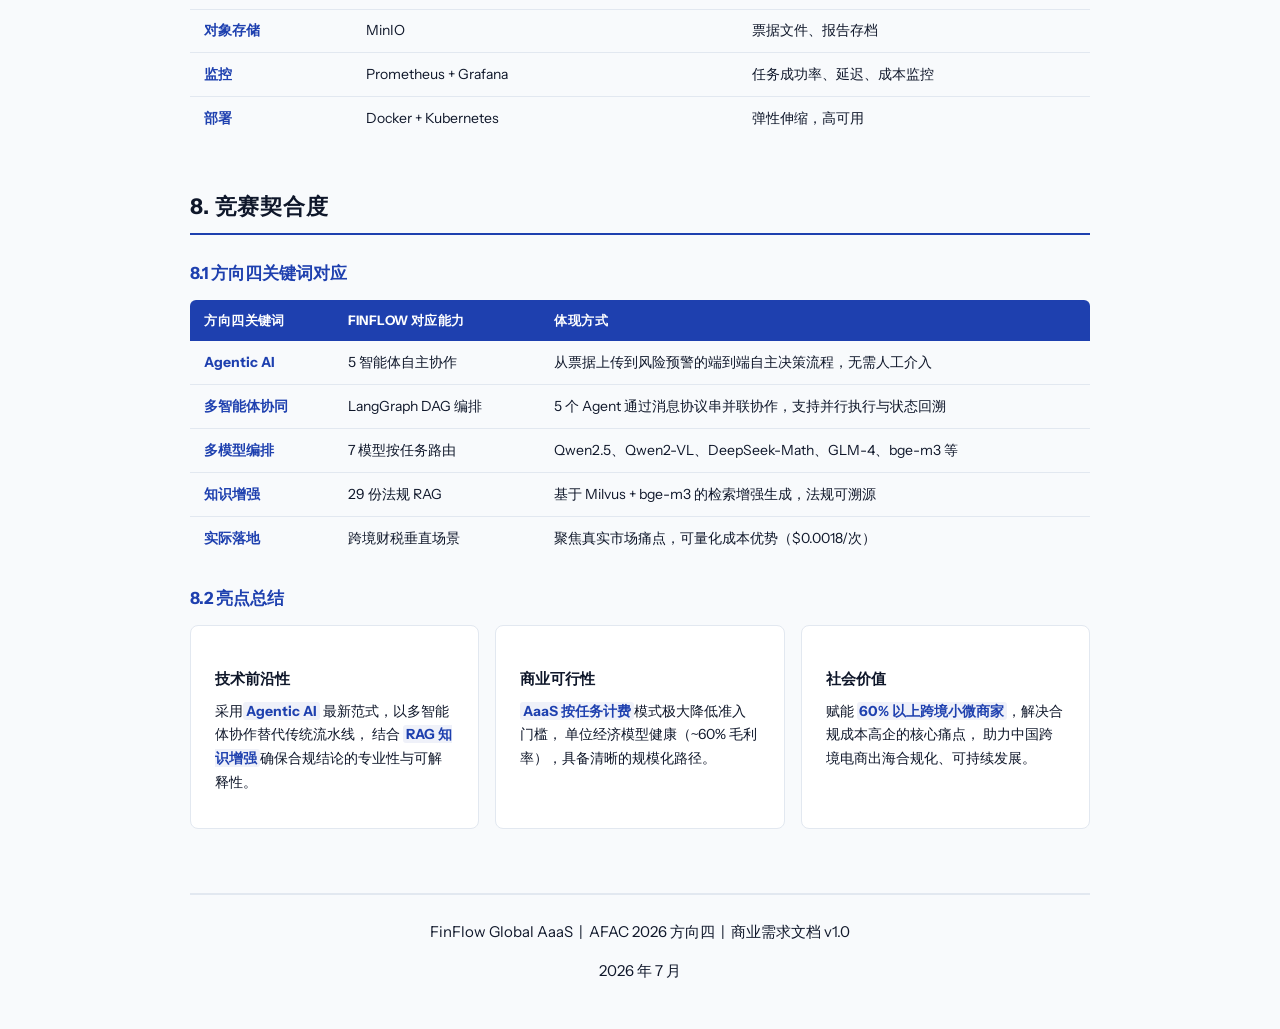
<file: docs/brd/brd.html>
<!-- Generated by Trae Work -->
<!DOCTYPE html>
<html lang="zh-CN">
<head>
  <meta charset="UTF-8">
  <meta name="viewport" content="width=device-width, initial-scale=1.0">
  <title>FinFlow Global AaaS — 商业需求文档</title>

  <style>
    /* === Font faces === */
    @font-face {
      font-family: 'InstrumentSans';
      src: url('./_shared/fonts/InstrumentSans-Regular.ttf') format('truetype');
      font-weight: 400;
      font-display: swap;
    }
    @font-face {
      font-family: 'InstrumentSans';
      src: url('./_shared/fonts/InstrumentSans-Bold.ttf') format('truetype');
      font-weight: 700;
      font-display: swap;
    }
    @font-face {
      font-family: 'GeistMono';
      src: url('./_shared/fonts/GeistMono-Regular.ttf') format('truetype');
      font-weight: 400;
      font-display: swap;
    }

    /* === Theme CSS variables === */
    :root {
      --bg: #f8fafc;
      --bg2: #ffffff;
      --ink: #0f172a;
      --muted: #64748b;
      --rule: #e2e8f0;
      --accent: #1e40af;
      --accent2: #d97706;
      --font: 'InstrumentSans', sans-serif;
      --font-mono: 'GeistMono', monospace;
      --max: 900px;
    }

    /* === Reset & Base === */
    *, *::before, *::after { box-sizing: border-box; margin: 0; padding: 0; }
    html { font-size: 16px; scroll-behavior: smooth; }
    body {
      font-family: var(--font);
      color: var(--ink);
      background: var(--bg);
      line-height: 1.7;
      padding: 2rem 1rem;
      -webkit-font-smoothing: antialiased;
    }
    article.page { max-width: var(--max); margin: 0 auto; }

    /* === Typography === */
    h1, h2, h3, h4 { font-family: var(--font); }
    h2 {
      font-size: 1.35rem;
      font-weight: 700;
      text-transform: uppercase;
      letter-spacing: 0.04em;
      padding-bottom: 0.5rem;
      border-bottom: 2px solid var(--accent);
      margin-bottom: 1.5rem;
      margin-top: 3rem;
    }
    h3 {
      font-size: 1.05rem;
      font-weight: 700;
      color: var(--accent);
      margin-bottom: 0.75rem;
      margin-top: 1.5rem;
    }
    h4 {
      font-size: 0.95rem;
      font-weight: 700;
      color: var(--ink);
      margin-bottom: 0.5rem;
      margin-top: 1.25rem;
    }
    p { font-size: 15px; line-height: 1.7; margin-bottom: 0.85rem; color: var(--ink); }
    strong, .mark { color: var(--accent); font-weight: 700; }
    .mark { background: rgba(30, 64, 175, 0.07); padding: 0 0.2em; border-radius: 3px; }
    .muted { color: var(--muted); }

    /* === Cover === */
    .cover {
      text-align: center;
      padding: 4rem 1rem 3rem;
      border-bottom: 3px solid var(--accent);
      margin-bottom: 3rem;
    }
    .cover h1 {
      font-size: 2.6rem;
      font-weight: 700;
      text-transform: uppercase;
      letter-spacing: 0.04em;
      color: var(--accent);
      margin-bottom: 0.5rem;
    }
    .cover .subtitle {
      font-size: 1.15rem;
      color: var(--ink);
      font-weight: 400;
      margin-bottom: 1.25rem;
    }
    .cover .tag {
      display: inline-block;
      background: var(--accent);
      color: #fff;
      font-size: 0.82rem;
      font-weight: 700;
      padding: 0.35em 1.1em;
      border-radius: 4px;
      letter-spacing: 0.02em;
      margin-bottom: 1rem;
    }
    .cover .version {
      font-size: 0.85rem;
      color: var(--muted);
    }

    /* === Cards === */
    .card {
      background: var(--bg2);
      border: 1px solid var(--rule);
      border-radius: 8px;
      padding: 1.25rem 1.5rem;
      margin-bottom: 1rem;
    }
    .card-grid {
      display: grid;
      grid-template-columns: repeat(auto-fit, minmax(260px, 1fr));
      gap: 1rem;
    }

    /* === Metric === */
    .metrics { display: flex; flex-wrap: wrap; gap: 1.5rem; margin: 1.5rem 0; }
    .metric { text-align: center; flex: 1 1 140px; min-width: 120px; }
    .metric .num {
      font-size: 2.4rem;
      font-weight: 700;
      color: var(--accent);
      line-height: 1.1;
    }
    .metric .num .unit { font-size: 1rem; color: var(--muted); font-weight: 400; }
    .metric .label { font-size: 0.82rem; color: var(--muted); margin-top: 0.25rem; }

    /* === Tables === */
    .table-wrap { overflow-x: auto; margin-bottom: 1.25rem; }
    table {
      width: 100%;
      border-collapse: collapse;
      font-size: 14px;
    }
    thead th {
      background: var(--accent);
      color: #fff;
      font-weight: 700;
      text-align: left;
      padding: 0.6rem 0.9rem;
      font-size: 0.82rem;
      text-transform: uppercase;
      letter-spacing: 0.03em;
    }
    thead th:first-child { border-radius: 6px 0 0 0; }
    thead th:last-child { border-radius: 0 6px 0 0; }
    tbody td {
      padding: 0.6rem 0.9rem;
      border-bottom: 1px solid var(--rule);
      vertical-align: top;
    }
    tbody tr:last-child td { border-bottom: none; }
    tbody tr:hover { background: rgba(30, 64, 175, 0.03); }

    /* === Mermaid === */
    .mermaid-wrap {
      background: var(--bg2);
      border: 1px solid var(--rule);
      border-radius: 8px;
      padding: 1.5rem;
      margin-bottom: 1.25rem;
      overflow-x: auto;
    }
    .mermaid { display: flex; justify-content: center; }
    .mermaid svg { max-width: 100%; height: auto; }

    /* === Chart === */
    .chart-wrap {
      background: var(--bg2);
      border: 1px solid var(--rule);
      border-radius: 8px;
      padding: 1rem;
      margin-bottom: 1.25rem;
    }
    #chart-export-trend { width: 100%; height: 380px; }
    .chart-caption { text-align: center; font-size: 0.82rem; color: var(--muted); margin-top: 0.5rem; }

    /* === List === */
    ul, ol { padding-left: 1.5rem; margin-bottom: 1rem; font-size: 15px; line-height: 1.7; }
    li { margin-bottom: 0.35rem; }

    /* === Section spacing === */
    section { margin-bottom: 1rem; }

    /* === Footer === */
    .doc-footer {
      border-top: 2px solid var(--rule);
      margin-top: 3rem;
      padding-top: 1.5rem;
      font-size: 0.82rem;
      color: var(--muted);
      text-align: center;
    }

    /* === Pain card accent bar === */
    .pain-card { border-left: 4px solid var(--accent2); }

    /* === Responsive === */
    @media (max-width: 640px) {
      .cover h1 { font-size: 1.8rem; }
      .metric .num { font-size: 1.8rem; }
      .metrics { gap: 1rem; }
      h2 { font-size: 1.15rem; }
      #chart-export-trend { height: 280px; }
    }
  </style>
</head>
<body>
  <article class="page">

    <!-- ==================== 封面 ==================== -->
    <header class="cover">
      <h1>FinFlow Global AaaS</h1>
      <p class="subtitle">跨境财税智能体云服务平台 — 商业需求文档</p>
      <span class="tag">AFAC 2026 方向四 · 前沿技术 — Agentic AI</span>
      <p class="version">版本 v1.0 &nbsp;|&nbsp; 2026 年 7 月</p>
    </header>

    <main>

      <!-- ==================== 1. 项目概述 ==================== -->
      <section>
        <h2>1. 项目概述</h2>
        <p>
          <span class="mark">FinFlow Global AaaS</span> 定位为基于<span class="mark">多智能体协同</span>的<span class="mark">跨境财税合规</span>
          <span class="mark">Agent as a Service</span> 平台。平台依托 <span class="mark">GMI Cloud</span> 算力基础设施与<span class="mark">多模型编排</span>能力，
          为中国跨境出口商家提供一键式、多国家、全链路的财税合规智能代理服务。
        </p>
        <div class="card" style="text-align:center; padding:1.5rem;">
          <p style="font-size:1.05rem; font-weight:700; color:var(--accent); margin:0;">
            "让每一个跨境商家都拥有自己的 AI 财税合规团队"
          </p>
        </div>
        <p>
          平台核心能力涵盖：法规咨询、票据识别、税务计算、申报生成、风险预警五大环节，
          覆盖 <span class="mark">15+ 国家</span>、<span class="mark">29 份法规知识库</span>，以<span class="mark">按任务计费</span>的 AaaS 模式，
          将单次合规成本降至 <span class="mark">$0.0018</span>，为跨境小微商家提供可负担的专业级合规服务。
        </p>

        <div class="metrics">
          <div class="metric">
            <div class="num">5</div>
            <div class="label">协同智能体</div>
          </div>
          <div class="metric">
            <div class="num">7</div>
            <div class="label">模型映射</div>
          </div>
          <div class="metric">
            <div class="num">29</div>
            <div class="label">法规知识库</div>
          </div>
          <div class="metric">
            <div class="num">15<span class="unit">+</span></div>
            <div class="label">覆盖国家</div>
          </div>
          <div class="metric">
            <div class="num">$0.0018</div>
            <div class="label">单次任务成本</div>
          </div>
        </div>
      </section>

      <!-- ==================== 2. 市场机遇与痛点 ==================== -->
      <section>
        <h2>2. 市场机遇与痛点</h2>

        <h3>2.1 市场规模与增长</h3>
        <p>
          根据中国商务部数据，<span class="mark">2024 年中国跨境电商出口约 2.15 万亿元</span>，<span class="mark">同比增长 16.9%</span>。
          过去五年跨境电商出口规模持续攀升，已成为外贸增长的重要引擎。
        </p>

        <div class="chart-wrap">
          <div id="chart-export-trend"></div>
          <p class="chart-caption">数据来源：中国商务部 · 单位：万亿元人民币</p>
        </div>

        <h3>2.2 四大核心痛点</h3>

        <div class="card-grid">
          <div class="card pain-card">
            <h4>法规碎片化</h4>
            <p class="muted" style="font-size:14px;">
              同一产品出口不同国家需面对<span class="mark">完全不同的合规体系</span>。欧盟 VAT、美国销售税、东南亚关税政策各不相同，
              商家需要逐一理解并遵守，信息获取成本极高。
            </p>
          </div>
          <div class="card pain-card">
            <h4>合规成本高</h4>
            <p class="muted" style="font-size:14px;">
              <span class="mark">小微商家无力聘请专业合规团队</span>。传统合规服务年费动辄数万元，
              而年出口额低于 100 万美元的商家占比超过 60%，合规支出成为沉重负担。
            </p>
          </div>
          <div class="card pain-card">
            <h4>人工操作低效</h4>
            <p class="muted" style="font-size:14px;">
              <span class="mark">月底批量处理票据耗时耗力</span>。财务人员需手动录入、核对、分类数百张发票与报关单，
              出错率高、周期长，直接延误申报截止日。
            </p>
          </div>
          <div class="card pain-card">
            <h4>法规高频变动</h4>
            <p class="muted" style="font-size:14px;">
              <span class="mark">2026 欧盟小包改革</span>取消 150 欧元免税门槛，<span class="mark">美国 De Minimis 收紧</span>，
              各国法规更新频率加快，商家难以及时跟踪并调整合规策略。
            </p>
          </div>
        </div>
      </section>

      <!-- ==================== 3. 目标用户 ==================== -->
      <section>
        <h2>3. 目标用户</h2>

        <h3>3.1 主要用户：跨境小微外贸商家</h3>
        <p>
          核心服务对象为<span class="mark">年出口额低于 100 万美元</span>的跨境小微商家，该群体占跨境电商卖家总数的 60% 以上。
          这类商家通常没有专职财务团队，对合规成本敏感，但面临与大型企业同等的法规要求。
        </p>

        <h3>3.2 次要用户：跨境服务商</h3>
        <p>
          包括跨境物流商、代运营机构、财税代理公司等，可通过 <span class="mark">API 集成</span>将 FinFlow 的合规能力嵌入自身服务流程，
          形成增值服务闭环。
        </p>

        <h3>3.3 用户画像</h3>
        <div class="table-wrap">
          <table>
            <thead>
              <tr>
                <th>维度</th>
                <th>小微商家</th>
                <th>跨境服务商</th>
              </tr>
            </thead>
            <tbody>
              <tr>
                <td><strong>年出口额</strong></td>
                <td>&lt; 100 万美元</td>
                <td>代管客户合计 500 万 – 5000 万美元</td>
              </tr>
              <tr>
                <td><strong>团队规模</strong></td>
                <td>1 – 10 人</td>
                <td>10 – 100 人</td>
              </tr>
              <tr>
                <td><strong>合规现状</strong></td>
                <td>无专职财务，依赖手工或外包</td>
                <td>有基础合规能力，效率待提升</td>
              </tr>
              <tr>
                <td><strong>核心诉求</strong></td>
                <td>低成本、自动化、多国覆盖</td>
                <td>批量处理、API 集成、品牌化</td>
              </tr>
              <tr>
                <td><strong>付费意愿</strong></td>
                <td>$10 – $50 / 月</td>
                <td>$200 – $2,000 / 月</td>
              </tr>
              <tr>
                <td><strong>使用场景</strong></td>
                <td>月度申报、票据识别、税额计算</td>
                <td>批量客户处理、白标合规报告</td>
              </tr>
            </tbody>
          </table>
        </div>
      </section>

      <!-- ==================== 4. 解决方案 ==================== -->
      <section>
        <h2>4. 解决方案</h2>

        <h3>4.1 五智能体协作架构</h3>
        <p>
          FinFlow 采用<span class="mark">5 个专业智能体</span>协同工作，覆盖跨境财税合规的全流程。
          每个智能体负责特定环节，通过标准化消息协议进行任务交接与信息同步。
        </p>

        <div class="mermaid-wrap">
          <div class="mermaid">
flowchart LR
    subgraph Input["用户输入"]
        A["商家上传票据 / 发起合规请求"]
    end

    subgraph Agents["FinFlow 智能体集群"]
        direction TB
        AG1["<b>Consultant Agent</b><br/>法规咨询智能体<br/>Qwen2.5-72B"]
        AG2["<b>Document Agent</b><br/>票据识别智能体<br/>Qwen2-VL-7B"]
        AG3["<b>Tax Agent</b><br/>税务计算智能体<br/>DeepSeek-Math"]
        AG4["<b>Filing Agent</b><br/>申报生成智能体<br/>GLM-4-0520"]
        AG5["<b>Risk Agent</b><br/>风险预警智能体<br/>Qwen2.5-72B"]
    end

    subgraph Knowledge["知识库层"]
        KB["29 份法规知识库<br/>15+ 国家合规数据"]
    end

    subgraph Output["输出结果"]
        O1["合规报告"]
        O2["税务申报表"]
        O3["风险预警"]
    end

    A --> AG2
    AG2 -->|结构化数据| AG1
    AG1 -->|法规匹配结果| AG3
    AG3 -->|计算结果| AG4
    AG4 -->|申报草案| AG5
    AG5 -->|风险标注| O1
    AG5 --> O2
    AG5 --> O3
    KB -.->|RAG 检索| AG1
    KB -.->|规则校验| AG3
    KB -.->|合规审查| AG5
          </div>
        </div>

        <h3>4.2 多模型按任务选型</h3>
        <div class="table-wrap">
          <table>
            <thead>
              <tr>
                <th>智能体</th>
                <th>任务类型</th>
                <th>选用模型</th>
                <th>选型理由</th>
              </tr>
            </thead>
            <tbody>
              <tr>
                <td><strong>Consultant Agent</strong></td>
                <td>法规咨询、政策解读</td>
                <td>Qwen2.5-72B</td>
                <td>中文理解能力强，长上下文窗口适合法规文本分析</td>
              </tr>
              <tr>
                <td><strong>Document Agent</strong></td>
                <td>票据 OCR、发票信息提取</td>
                <td>Qwen2-VL-7B</td>
                <td>视觉语言模型，多语言 OCR 精度高</td>
              </tr>
              <tr>
                <td><strong>Tax Agent</strong></td>
                <td>税率计算、税额核算</td>
                <td>DeepSeek-Math</td>
                <td>数值推理能力突出，减少计算错误</td>
              </tr>
              <tr>
                <td><strong>Filing Agent</strong></td>
                <td>申报表生成、格式化输出</td>
                <td>GLM-4-0520</td>
                <td>指令遵循能力强，结构化生成质量高</td>
              </tr>
              <tr>
                <td><strong>Risk Agent</strong></td>
                <td>合规风险检测、预警推送</td>
                <td>Qwen2.5-72B</td>
                <td>综合推理能力，支持多维度风险评估</td>
              </tr>
              <tr>
                <td><strong>路由调度</strong></td>
                <td>任务分类、模型路由</td>
                <td>Qwen2.5-7B</td>
                <td>低延迟、低成本，适合分类任务</td>
              </tr>
              <tr>
                <td><strong> embedding</strong></td>
                <td>知识库向量化</td>
                <td>bge-m3</td>
                <td>多语言 embedding，支持中英文法规检索</td>
              </tr>
            </tbody>
          </table>
        </div>

        <h3>4.3 法规知识库覆盖范围</h3>
        <p>
          平台构建了<span class="mark">29 份法规知识库</span>，覆盖全球主要跨境电商目标市场：
        </p>
        <div class="table-wrap">
          <table>
            <thead>
              <tr>
                <th>区域</th>
                <th>覆盖国家/地区</th>
                <th>知识库数量</th>
                <th>核心内容</th>
              </tr>
            </thead>
            <tbody>
              <tr>
                <td><strong>欧洲</strong></td>
                <td>EU 27 国、英国、瑞士</td>
                <td>12</td>
                <td>VAT/OSS/IOSS、海关编码、CE 认证、GDPR 数据合规</td>
              </tr>
              <tr>
                <td><strong>北美</strong></td>
                <td>美国、加拿大、墨西哥</td>
                <td>7</td>
                <td>销售税、联邦税、HS 编码、De Minimis 规则</td>
              </tr>
              <tr>
                <td><strong>亚太</strong></td>
                <td>日本、韩国、澳大利亚、新加坡、印度</td>
                <td>6</td>
                <td>消费税、GST、关税减免、AEO 认证</td>
              </tr>
              <tr>
                <td><strong>新兴市场</strong></td>
                <td>巴西、沙特、 UAE、俄罗斯</td>
                <td>4</td>
                <td>进口税、VAT、本地化合规要求</td>
              </tr>
            </tbody>
          </table>
        </div>

        <h3>4.4 成本优势</h3>
        <div class="card">
          <div class="metrics">
            <div class="metric">
              <div class="num">$0.0018</div>
              <div class="label">单次任务成本</div>
            </div>
            <div class="metric">
              <div class="num">~28,000</div>
              <div class="label">$50 可支撑次数</div>
            </div>
            <div class="metric">
              <div class="num">95<span class="unit">%</span></div>
              <div class="label">成本降幅（vs 人工）</div>
            </div>
          </div>
          <p class="muted" style="font-size:14px; text-align:center; margin-bottom:0;">
            基于 GMI Cloud A100 算力单价测算，单次完整合规流程（含 5 Agent 串联）综合成本约 $0.0018。
            商家月费 $50 可支撑约 28,000 次合规任务调用，远低于传统合规服务成本。
          </p>
        </div>
      </section>

      <!-- ==================== 5. 竞品分析 ==================== -->
      <section>
        <h2>5. 竞品分析</h2>

        <div class="table-wrap">
          <table>
            <thead>
              <tr>
                <th>维度</th>
                <th>传统 ERP</th>
                <th>财务 SaaS</th>
                <th>合规工具</th>
                <th style="background:#15347a;">FinFlow Global AaaS</th>
              </tr>
            </thead>
            <tbody>
              <tr>
                <td><strong>核心能力</strong></td>
                <td>进销存管理</td>
                <td>记账与报表</td>
                <td>单国合规申报</td>
                <td style="font-weight:700;">多国全链路 AI 合规</td>
              </tr>
              <tr>
                <td><strong>AI 程度</strong></td>
                <td>规则引擎</td>
                <td>模板填充</td>
                <td>规则校验</td>
                <td style="font-weight:700;">Agentic AI 自主决策</td>
              </tr>
              <tr>
                <td><strong>多国覆盖</strong></td>
                <td>有限</td>
                <td>有限</td>
                <td>通常 1-3 国</td>
                <td style="font-weight:700;">15+ 国家</td>
              </tr>
              <tr>
                <td><strong>部署方式</strong></td>
                <td>本地/私有云</td>
                <td>云端 SaaS</td>
                <td>云端工具</td>
                <td style="font-weight:700;">AaaS 云原生</td>
              </tr>
              <tr>
                <td><strong>准入门槛</strong></td>
                <td>高（数万起）</td>
                <td>中（数千/年）</td>
                <td>中（按国计费）</td>
                <td style="font-weight:700;">低（免费起步）</td>
              </tr>
              <tr>
                <td><strong>响应速度</strong></td>
                <td>天级</td>
                <td>小时级</td>
                <td>小时级</td>
                <td style="font-weight:700;">秒级</td>
              </tr>
            </tbody>
          </table>
        </div>

        <h3>5.1 三大差异化亮点</h3>

        <div class="card-grid">
          <div class="card">
            <h4>Agentic AI 自主决策</h4>
            <p style="font-size:14px;">
              传统工具依赖预设规则与人工触发，FinFlow 的<span class="mark">智能体可自主判断</span>适用法规、
              识别票据异常、主动发起风险预警，实现"输入即结果"的零操作合规体验。
            </p>
          </div>
          <div class="card">
            <h4>多模型按任务最优选型</h4>
            <p style="font-size:14px;">
              不是所有任务都需要最强模型。FinFlow 通过<span class="mark">7 个模型按任务精准路由</span>，
              在保证质量的同时将推理成本压缩至传统方案的单次 <span class="mark">$0.0018</span>。
            </p>
          </div>
          <div class="card">
            <h4>29 份知识库驱动合规置信度</h4>
            <p style="font-size:14px;">
              每一项合规结论均可<span class="mark">溯源至具体法条</span>，知识库定期更新机制确保
              与最新法规同步，让商家"敢用、放心用"。
            </p>
          </div>
        </div>
      </section>

      <!-- ==================== 6. 商业模式 ==================== -->
      <section>
        <h2>6. 商业模式</h2>

        <h3>6.1 AaaS 按任务计费</h3>
        <p>
          FinFlow 采用 <span class="mark">Agent as a Service</span> 模式，以<span class="mark">按任务计费</span>取代传统 SaaS 的订阅制。
          商家只需为实际使用的合规服务付费，消除了固定成本门槛，尤其适合业务量波动较大的小微商家。
        </p>

        <h3>6.2 三层定价方案</h3>
        <div class="table-wrap">
          <table>
            <thead>
              <tr>
                <th>维度</th>
                <th>免费版</th>
                <th>标准版</th>
                <th>企业版</th>
              </tr>
            </thead>
            <tbody>
              <tr>
                <td><strong>月费</strong></td>
                <td>$0</td>
                <td>$50 / 月</td>
                <td>$200+ / 月</td>
              </tr>
              <tr>
                <td><strong>任务额度</strong></td>
                <td>100 次 / 月</td>
                <td>~28,000 次 / 月</td>
                <td>无限量</td>
              </tr>
              <tr>
                <td><strong>覆盖国家</strong></td>
                <td>3 个热门国家</td>
                <td>全部 15+ 国家</td>
                <td>全部 + 定制扩展</td>
              </tr>
              <tr>
                <td><strong>知识库</strong></td>
                <td>基础法规库</td>
                <td>完整 29 份知识库</td>
                <td>完整 + 企业专属知识库</td>
              </tr>
              <tr>
                <td><strong>API 接入</strong></td>
                <td>—</td>
                <td>REST API</td>
                <td>REST API + Webhook</td>
              </tr>
              <tr>
                <td><strong>优先支持</strong></td>
                <td>社区支持</td>
                <td>工单支持（48h）</td>
                <td>专属客户经理（4h）</td>
              </tr>
              <tr>
                <td><strong>目标用户</strong></td>
                <td>试用 / 个人卖家</td>
                <td>小微商家</td>
                <td>服务商 / 中大型卖家</td>
              </tr>
            </tbody>
          </table>
        </div>

        <h3>6.3 单位经济模型</h3>
        <div class="table-wrap">
          <table>
            <thead>
              <tr>
                <th>指标</th>
                <th>数值</th>
                <th>说明</th>
              </tr>
            </thead>
            <tbody>
              <tr>
                <td><strong>单次任务推理成本</strong></td>
                <td style="font-weight:700; color:var(--accent);">$0.0018</td>
                <td>基于 GMI Cloud A100 算力，含 5 Agent 串联推理</td>
              </tr>
              <tr>
                <td><strong>标准版月费</strong></td>
                <td>$50</td>
                <td>覆盖约 28,000 次任务</td>
              </tr>
              <tr>
                <td><strong>单次任务收入</strong></td>
                <td>$0.0018</td>
                <td>$50 / 28,000 次</td>
              </tr>
              <tr>
                <td><strong>毛利率</strong></td>
                <td style="font-weight:700; color:var(--accent2);">~60%</td>
                <td>扣除算力、运维、知识库更新成本后</td>
              </tr>
              <tr>
                <td><strong>客户获取成本 (CAC)</strong></td>
                <td>~$15</td>
                <td>社交媒体 + 跨境电商社群投放</td>
              </tr>
              <tr>
                <td><strong>月度流失率</strong></td>
                <td>&lt; 5%</td>
                <td>合规需求持续且不可替代</td>
              </tr>
            </tbody>
          </table>
        </div>
      </section>

      <!-- ==================== 7. 技术架构 ==================== -->
      <section>
        <h2>7. 技术架构</h2>

        <h3>7.1 系统架构图</h3>

        <div class="mermaid-wrap">
          <div class="mermaid">
flowchart TB
    subgraph Client["客户端层"]
        C1["Web 控制台"]
        C2["移动端 H5"]
        C3["REST API"]
    end

    subgraph Gateway["API 网关"]
        G1["认证鉴权"]
        G2["速率限制"]
        G3["请求路由"]
    end

    subgraph Core["核心服务层"]
        direction LR
        S1["<b>Agent 编排引擎</b><br/>任务分发 / 消息传递 / 状态管理"]
        S2["<b>模型路由器</b><br/>按任务类型选择最优模型"]
        S3["<b>RAG 检索引擎</b><br/>向量检索 / 知识注入"]
        S4["<b>工作流引擎</b><br/>DAG 调度 / 并行执行"]
    end

    subgraph AgentPool["智能体池"]
        direction LR
        A1["Consultant<br/>Agent"]
        A2["Document<br/>Agent"]
        A3["Tax<br/>Agent"]
        A4["Filing<br/>Agent"]
        A5["Risk<br/>Agent"]
    end

    subgraph Infra["基础设施层"]
        direction LR
        I1["<b>GMI Cloud</b><br/>GPU 算力"]
        I2["<b>向量数据库</b><br/>Milvus"]
        I3["<b>对象存储</b><br/>MinIO"]
        I4["<b>消息队列</b><br/>Redis Streams"]
    end

    subgraph Data["数据层"]
        D1["29 份法规知识库"]
        D2["用户数据"]
        D3["任务日志"]
    end

    Client --> Gateway --> Core
    Core --> AgentPool
    AgentPool --> Infra
    Core --> Data
    Infra --> Data
    S2 --> I1
    S3 --> I2
    S4 --> I4
          </div>
        </div>

        <h3>7.2 技术栈</h3>
        <div class="table-wrap">
          <table>
            <thead>
              <tr>
                <th>层</th>
                <th>技术选型</th>
                <th>说明</th>
              </tr>
            </thead>
            <tbody>
              <tr>
                <td><strong>前端</strong></td>
                <td>React 18 + TypeScript + Tailwind CSS</td>
                <td>响应式 SPA，支持 Web 与移动端</td>
              </tr>
              <tr>
                <td><strong>API 网关</strong></td>
                <td>Kong / APISIX</td>
                <td>认证、限流、路由</td>
              </tr>
              <tr>
                <td><strong>后端框架</strong></td>
                <td>FastAPI (Python)</td>
                <td>异步高性能，原生支持 OpenAPI</td>
              </tr>
              <tr>
                <td><strong>Agent 框架</strong></td>
                <td>LangGraph + 自研编排层</td>
                <td>有向无环图工作流，状态机管理</td>
              </tr>
              <tr>
                <td><strong>模型推理</strong></td>
                <td>vLLM + GMI Cloud A100</td>
                <td>高吞吐推理服务，动态批处理</td>
              </tr>
              <tr>
                <td><strong>向量数据库</strong></td>
                <td>Milvus</td>
                <td>法规知识库 RAG 检索</td>
              </tr>
              <tr>
                <td><strong>Embedding</strong></td>
                <td>bge-m3 (BAAI)</td>
                <td>多语言语义向量模型</td>
              </tr>
              <tr>
                <td><strong>消息队列</strong></td>
                <td>Redis Streams</td>
                <td>Agent 间异步通信</td>
              </tr>
              <tr>
                <td><strong>对象存储</strong></td>
                <td>MinIO</td>
                <td>票据文件、报告存档</td>
              </tr>
              <tr>
                <td><strong>监控</strong></td>
                <td>Prometheus + Grafana</td>
                <td>任务成功率、延迟、成本监控</td>
              </tr>
              <tr>
                <td><strong>部署</strong></td>
                <td>Docker + Kubernetes</td>
                <td>弹性伸缩，高可用</td>
              </tr>
            </tbody>
          </table>
        </div>
      </section>

      <!-- ==================== 8. 竞赛契合度 ==================== -->
      <section>
        <h2>8. 竞赛契合度</h2>

        <h3>8.1 方向四关键词对应</h3>
        <div class="table-wrap">
          <table>
            <thead>
              <tr>
                <th>方向四关键词</th>
                <th>FinFlow 对应能力</th>
                <th>体现方式</th>
              </tr>
            </thead>
            <tbody>
              <tr>
                <td><strong>Agentic AI</strong></td>
                <td>5 智能体自主协作</td>
                <td>从票据上传到风险预警的端到端自主决策流程，无需人工介入</td>
              </tr>
              <tr>
                <td><strong>多智能体协同</strong></td>
                <td>LangGraph DAG 编排</td>
                <td>5 个 Agent 通过消息协议串并联协作，支持并行执行与状态回溯</td>
              </tr>
              <tr>
                <td><strong>多模型编排</strong></td>
                <td>7 模型按任务路由</td>
                <td>Qwen2.5、Qwen2-VL、DeepSeek-Math、GLM-4、bge-m3 等</td>
              </tr>
              <tr>
                <td><strong>知识增强</strong></td>
                <td>29 份法规 RAG</td>
                <td>基于 Milvus + bge-m3 的检索增强生成，法规可溯源</td>
              </tr>
              <tr>
                <td><strong>实际落地</strong></td>
                <td>跨境财税垂直场景</td>
                <td>聚焦真实市场痛点，可量化成本优势（$0.0018/次）</td>
              </tr>
            </tbody>
          </table>
        </div>

        <h3>8.2 亮点总结</h3>
        <div class="card-grid">
          <div class="card">
            <h4>技术前沿性</h4>
            <p style="font-size:14px;">
              采用<span class="mark">Agentic AI</span> 最新范式，以多智能体协作替代传统流水线，
              结合 <span class="mark">RAG 知识增强</span>确保合规结论的专业性与可解释性。
            </p>
          </div>
          <div class="card">
            <h4>商业可行性</h4>
            <p style="font-size:14px;">
              <span class="mark">AaaS 按任务计费</span>模式极大降低准入门槛，
              单位经济模型健康（~60% 毛利率），具备清晰的规模化路径。
            </p>
          </div>
          <div class="card">
            <h4>社会价值</h4>
            <p style="font-size:14px;">
              赋能 <span class="mark">60% 以上跨境小微商家</span>，解决合规成本高企的核心痛点，
              助力中国跨境电商出海合规化、可持续发展。
            </p>
          </div>
        </div>
      </section>

    </main>

    <footer class="doc-footer">
      <p>FinFlow Global AaaS &nbsp;|&nbsp; AFAC 2026 方向四 &nbsp;|&nbsp; 商业需求文档 v1.0</p>
      <p style="margin-top:0.25rem;">2026 年 7 月</p>
    </footer>

  </article>

  <script src="./_shared/js/echarts.min.js"></script>
  <script src="./_shared/js/mermaid.min.js"></script>
  <script src="./assets/charts.js"></script>
  <script>
    mermaid.initialize({
      startOnLoad: true,
      theme: 'base',
      themeVariables: {
        primaryColor: '#e2e8f0',
        primaryTextColor: '#0f172a',
        primaryBorderColor: '#1e40af',
        lineColor: '#1e40af',
        secondaryColor: '#f8fafc',
        tertiaryColor: '#ffffff',
        fontSize: '13px',
        fontFamily: 'InstrumentSans, sans-serif'
      },
      flowchart: {
        htmlLabels: true,
        curve: 'basis',
        useMaxWidth: true,
        nodeSpacing: 30,
        rankSpacing: 50
      }
    });
  </script>
</body>
</html>
</file>
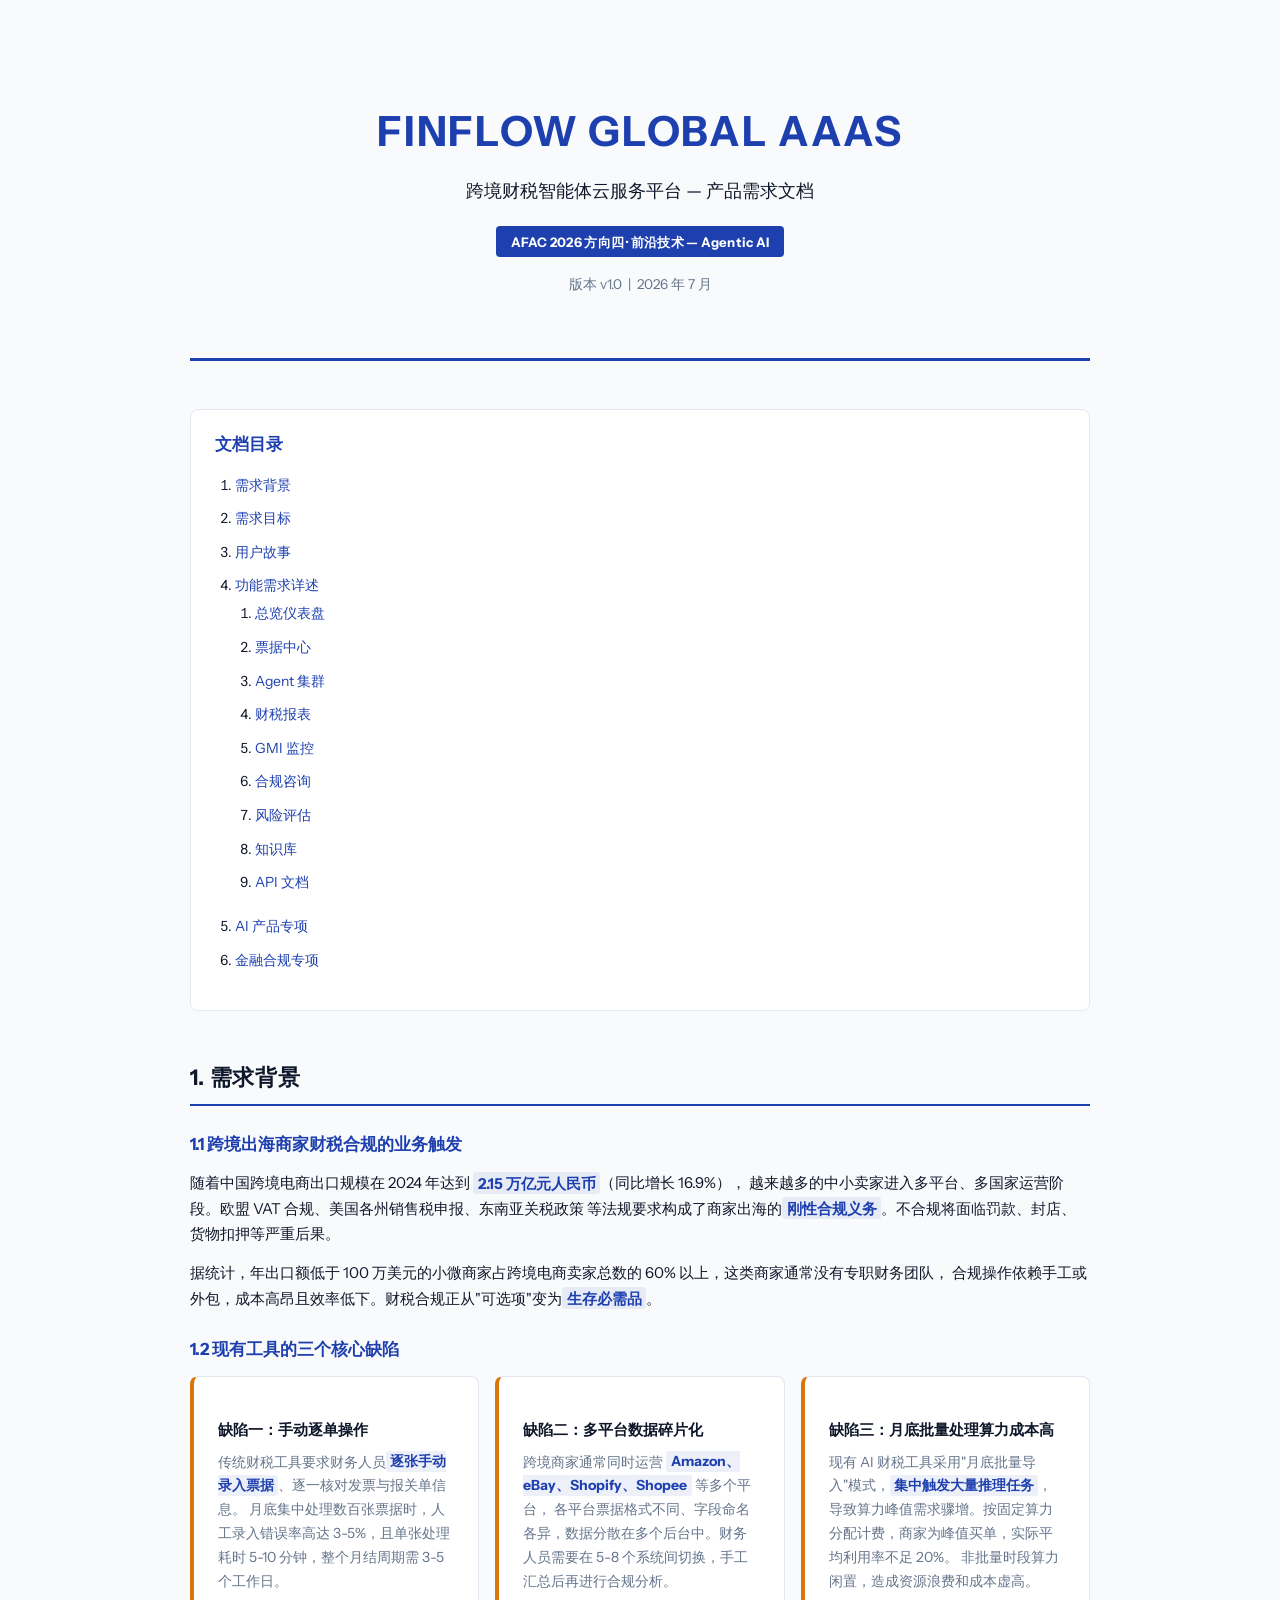
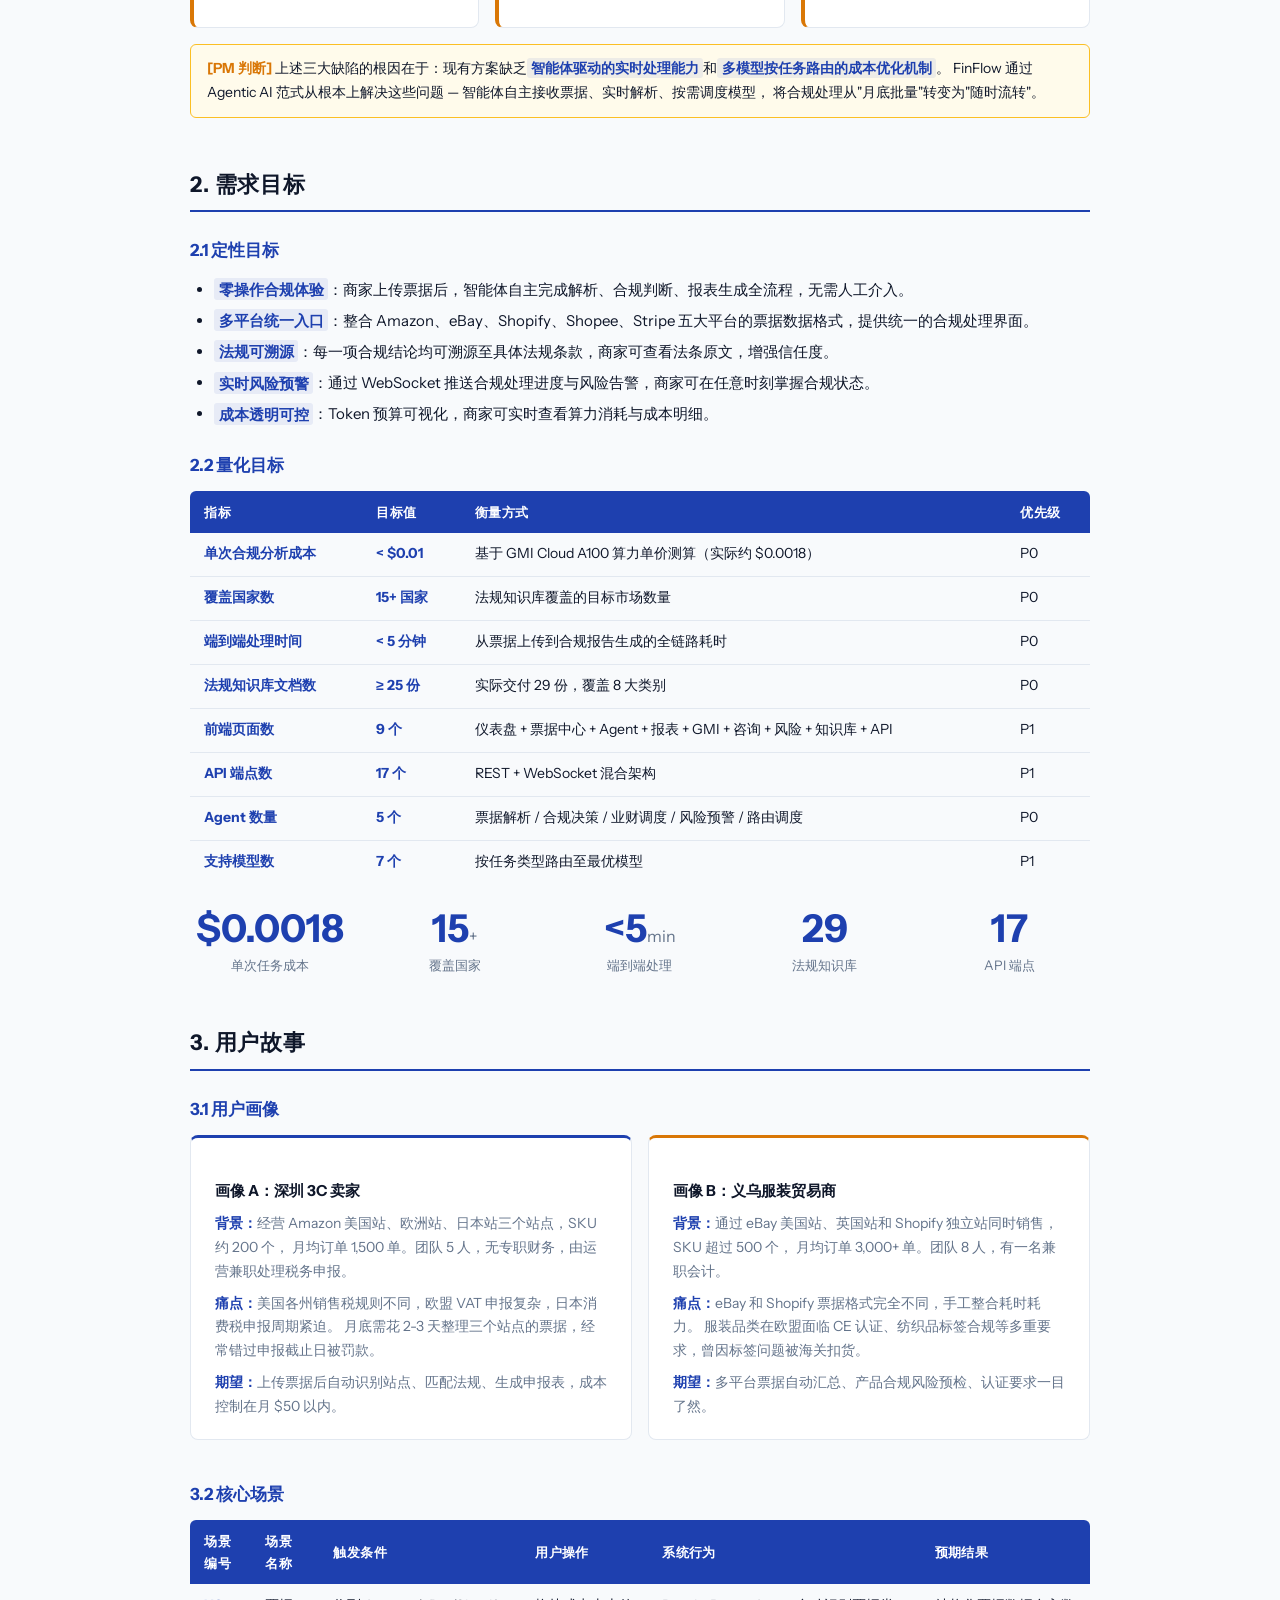
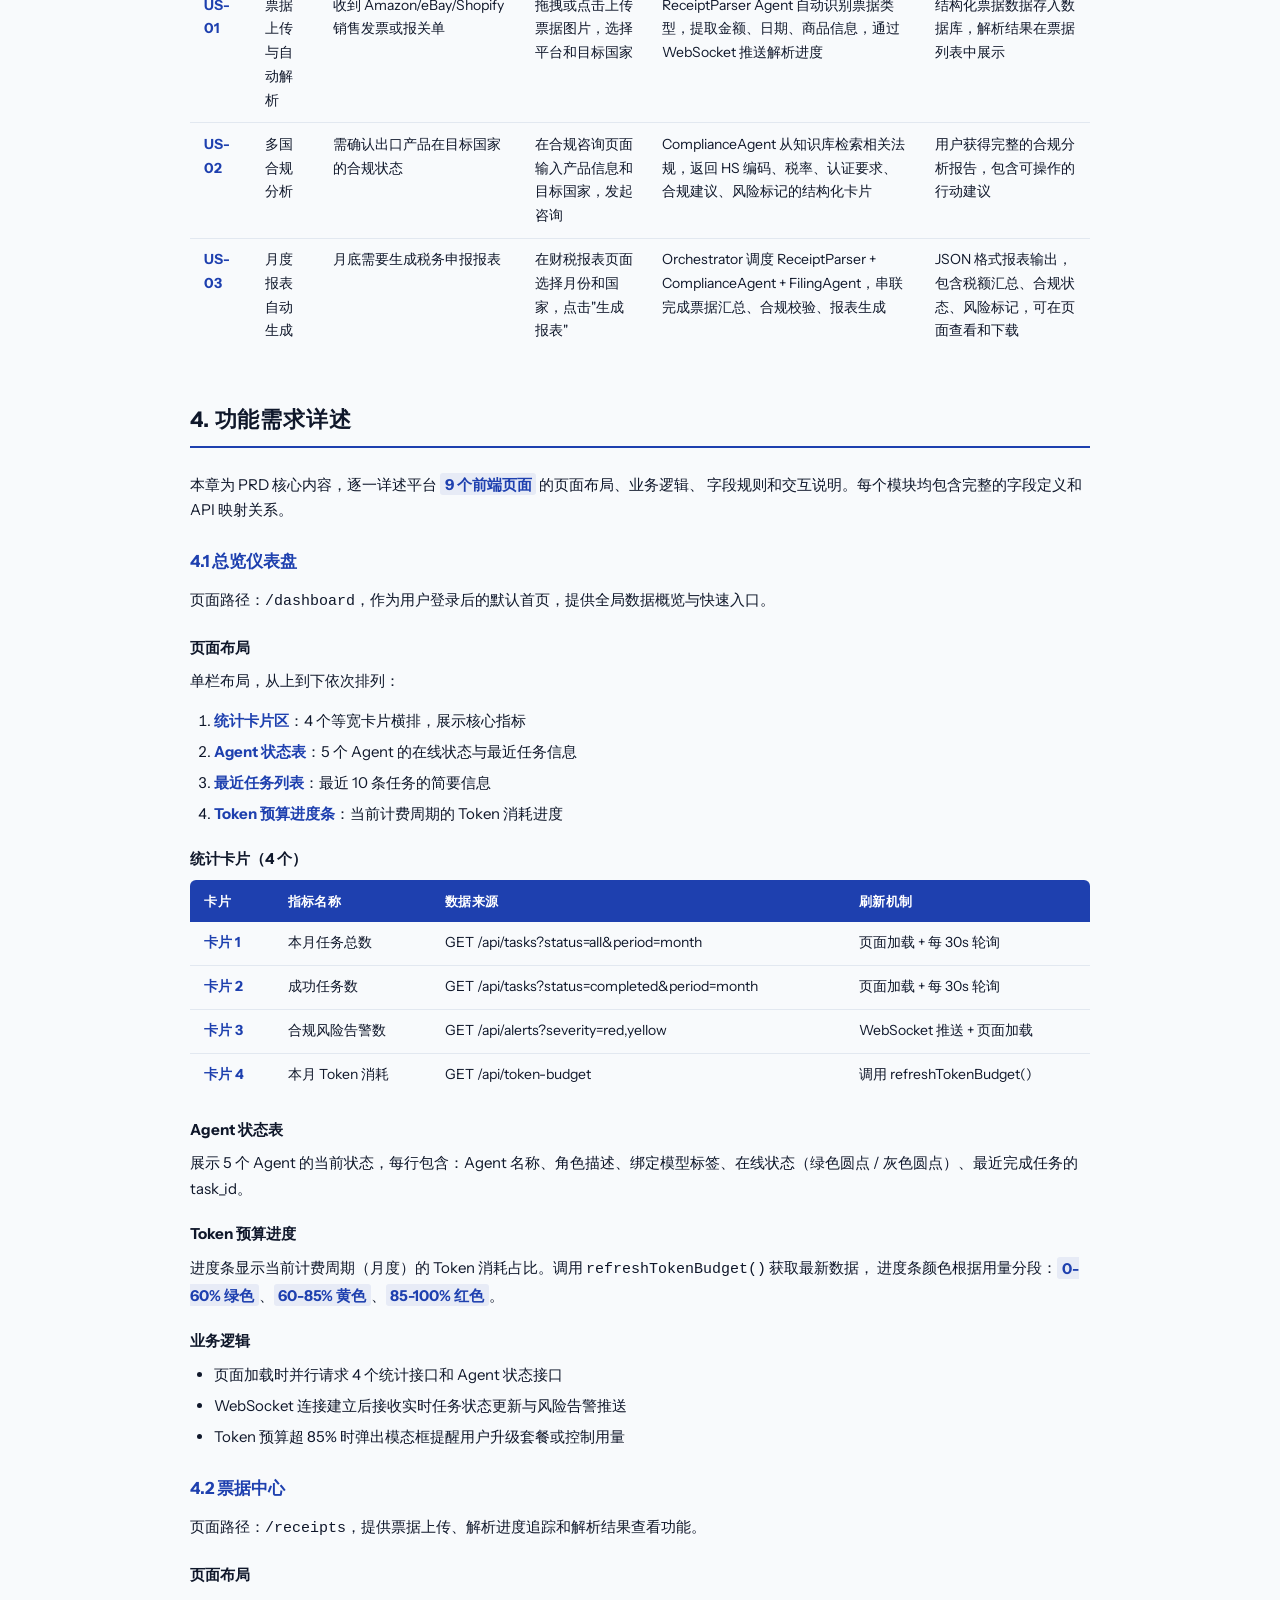
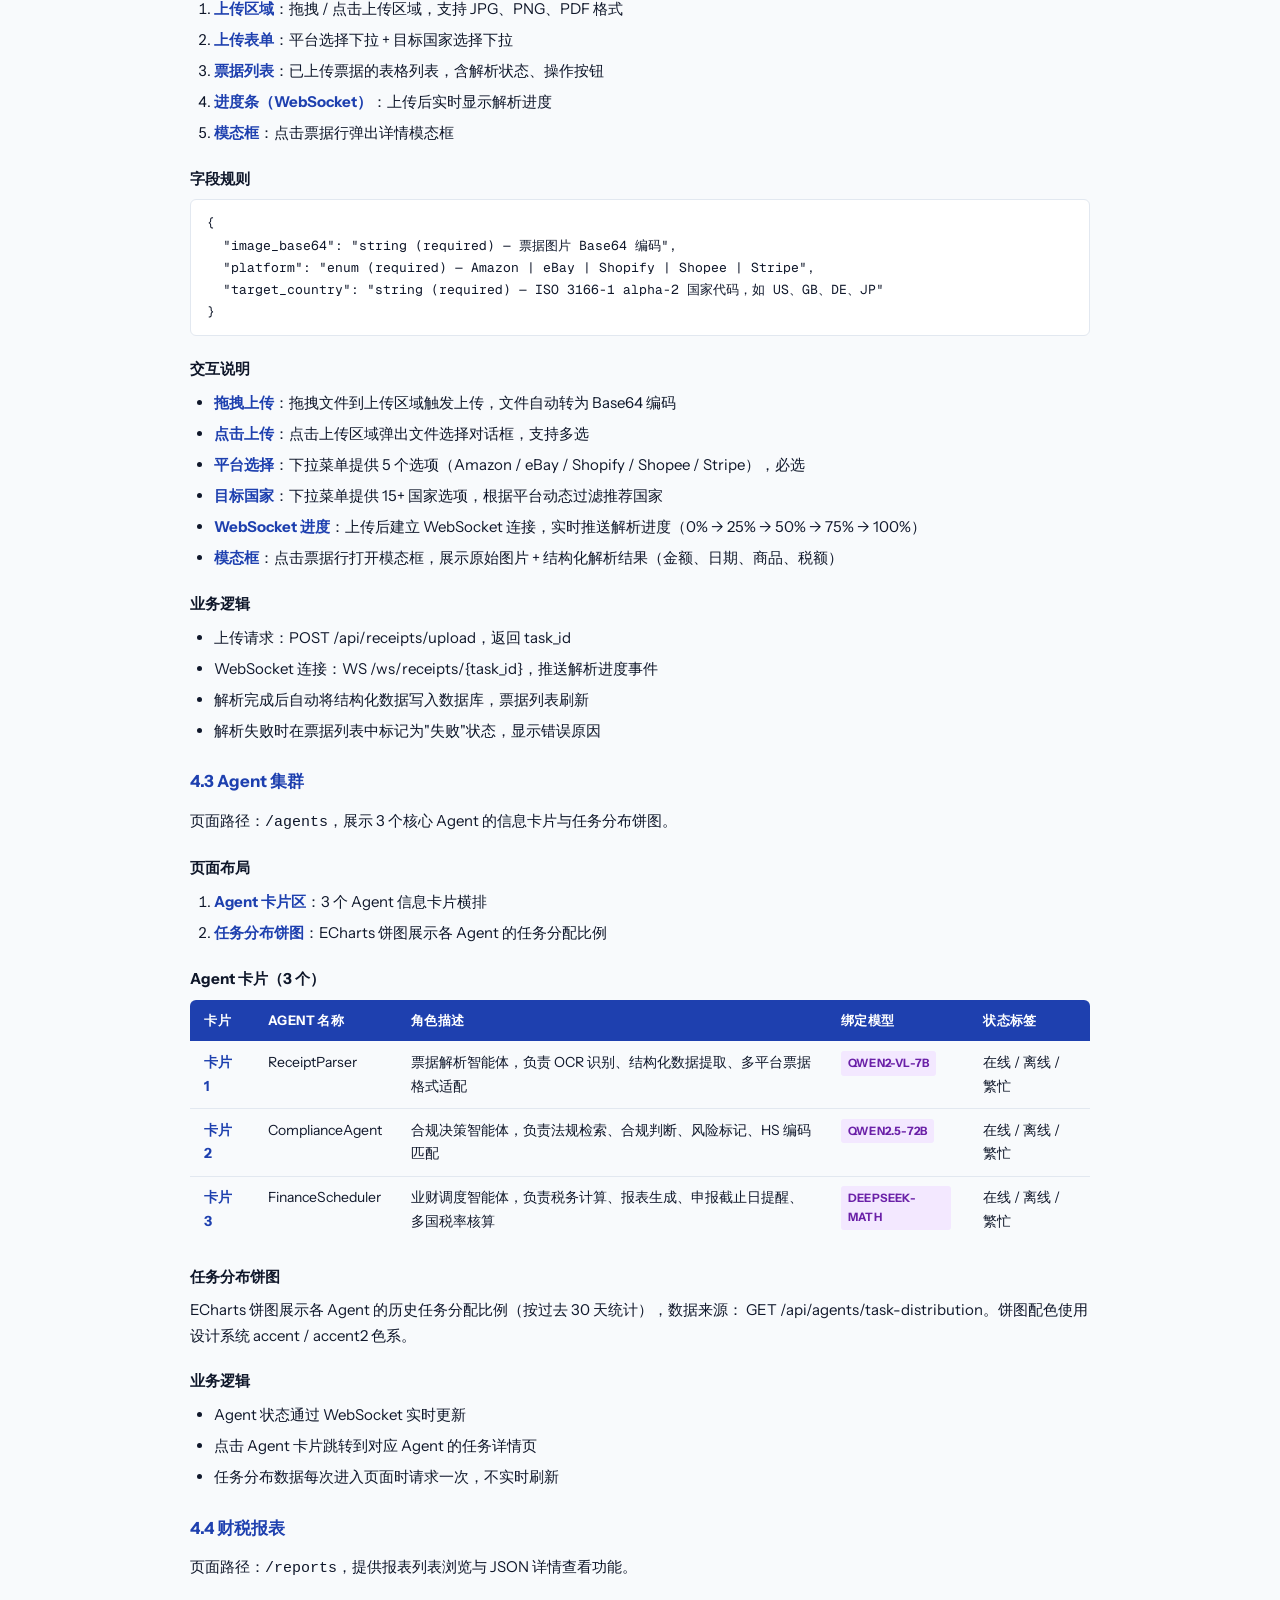
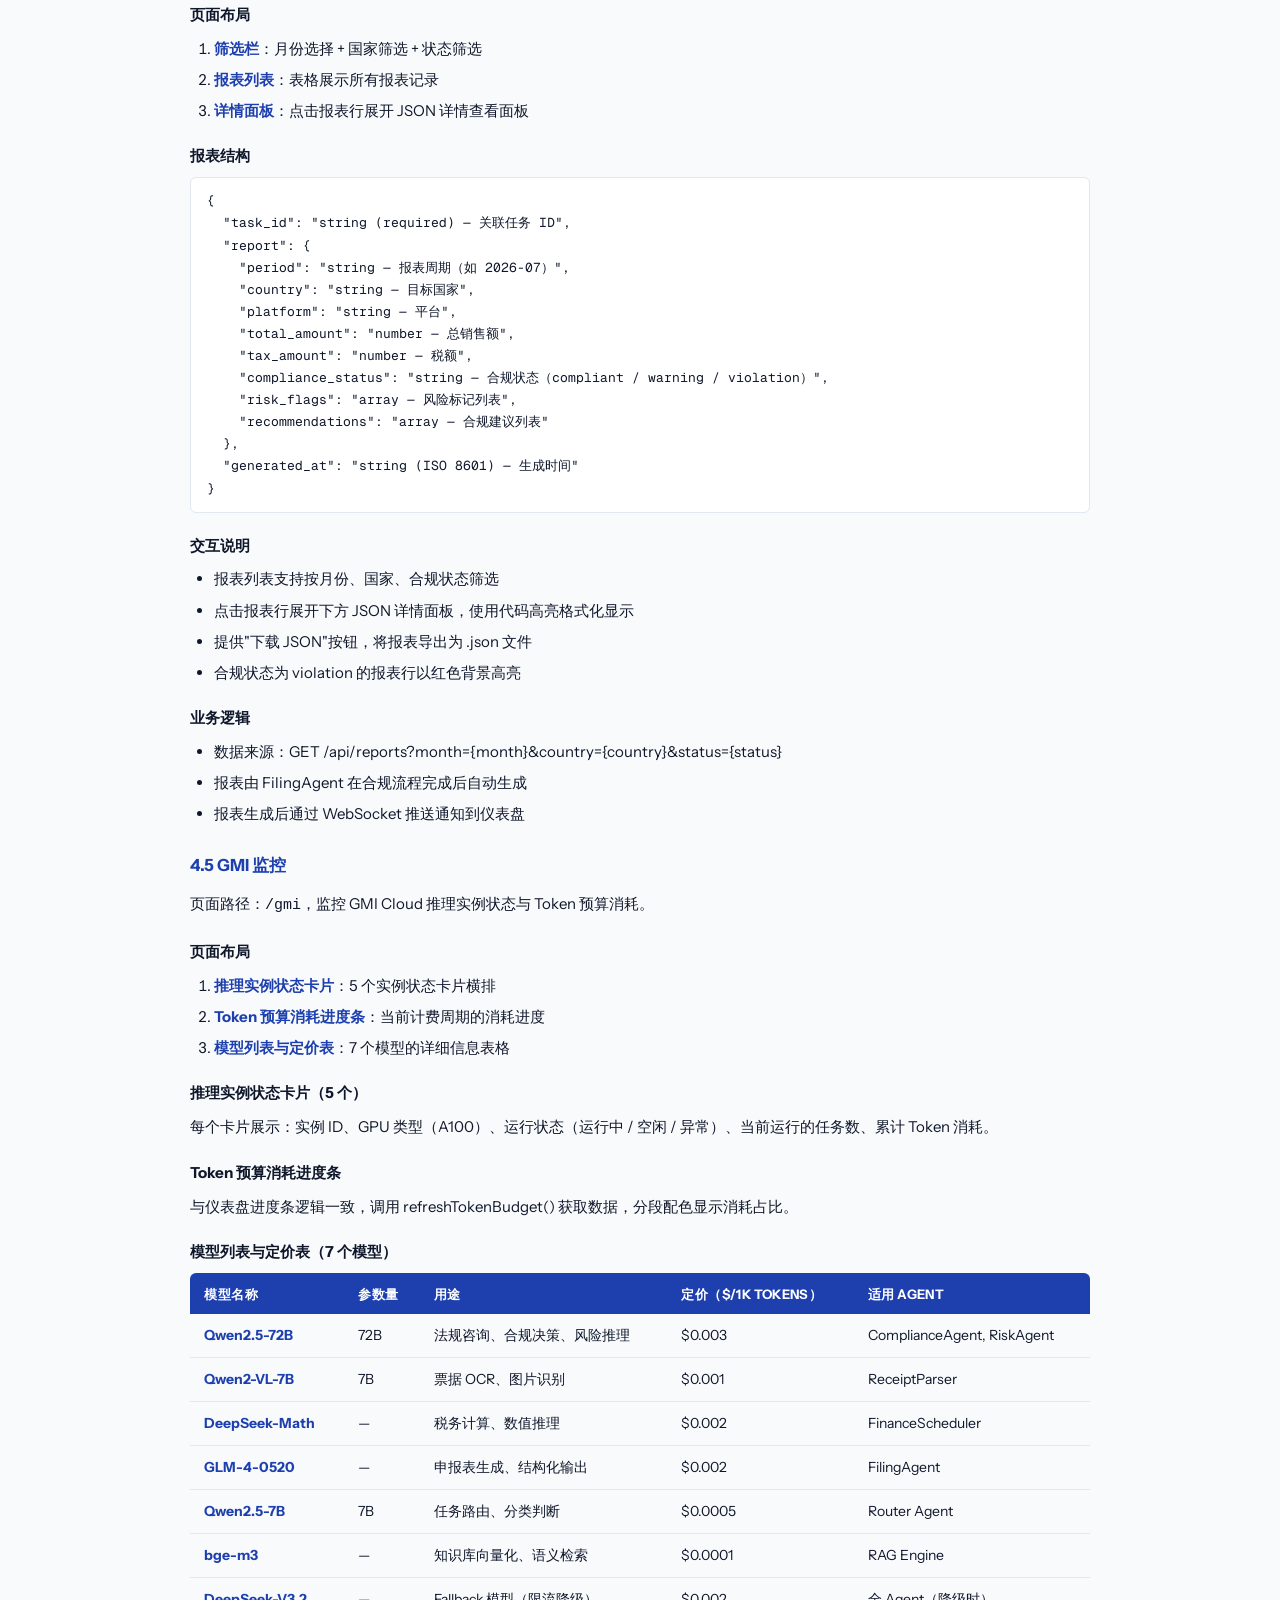
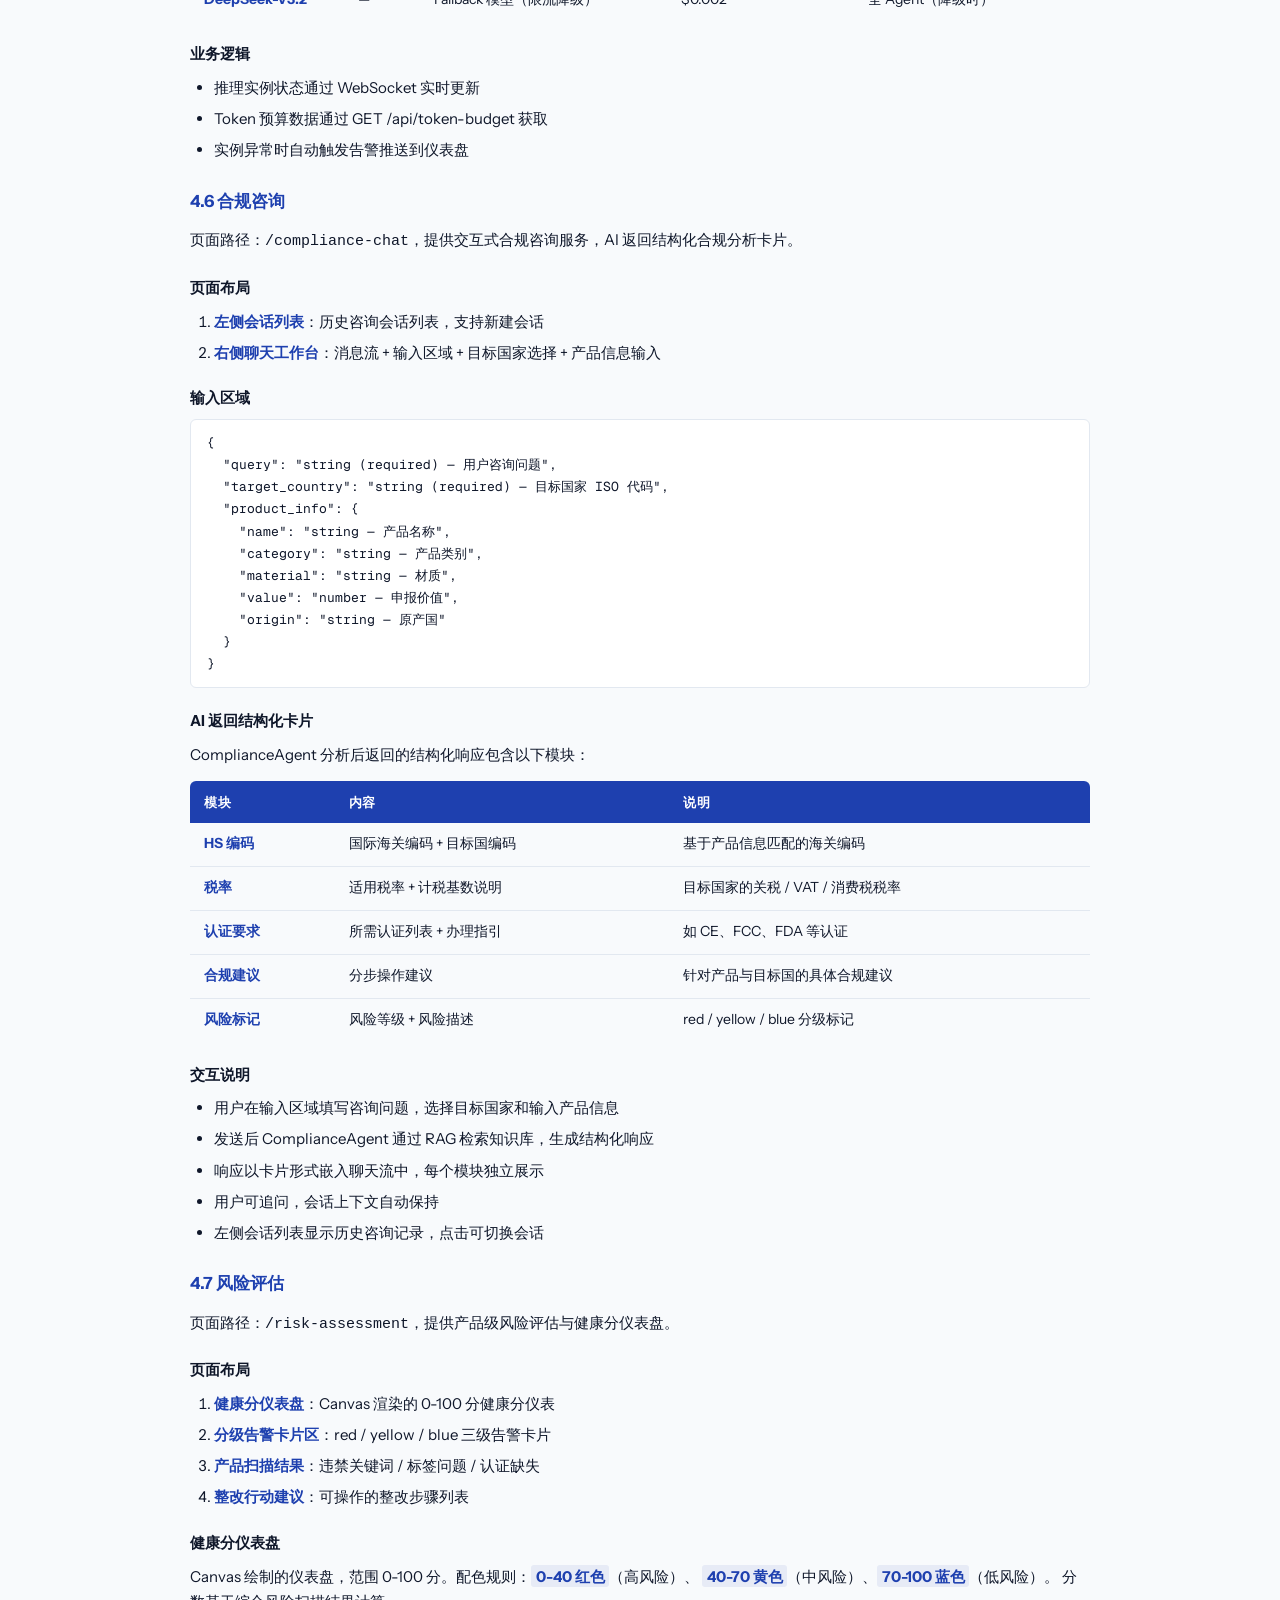
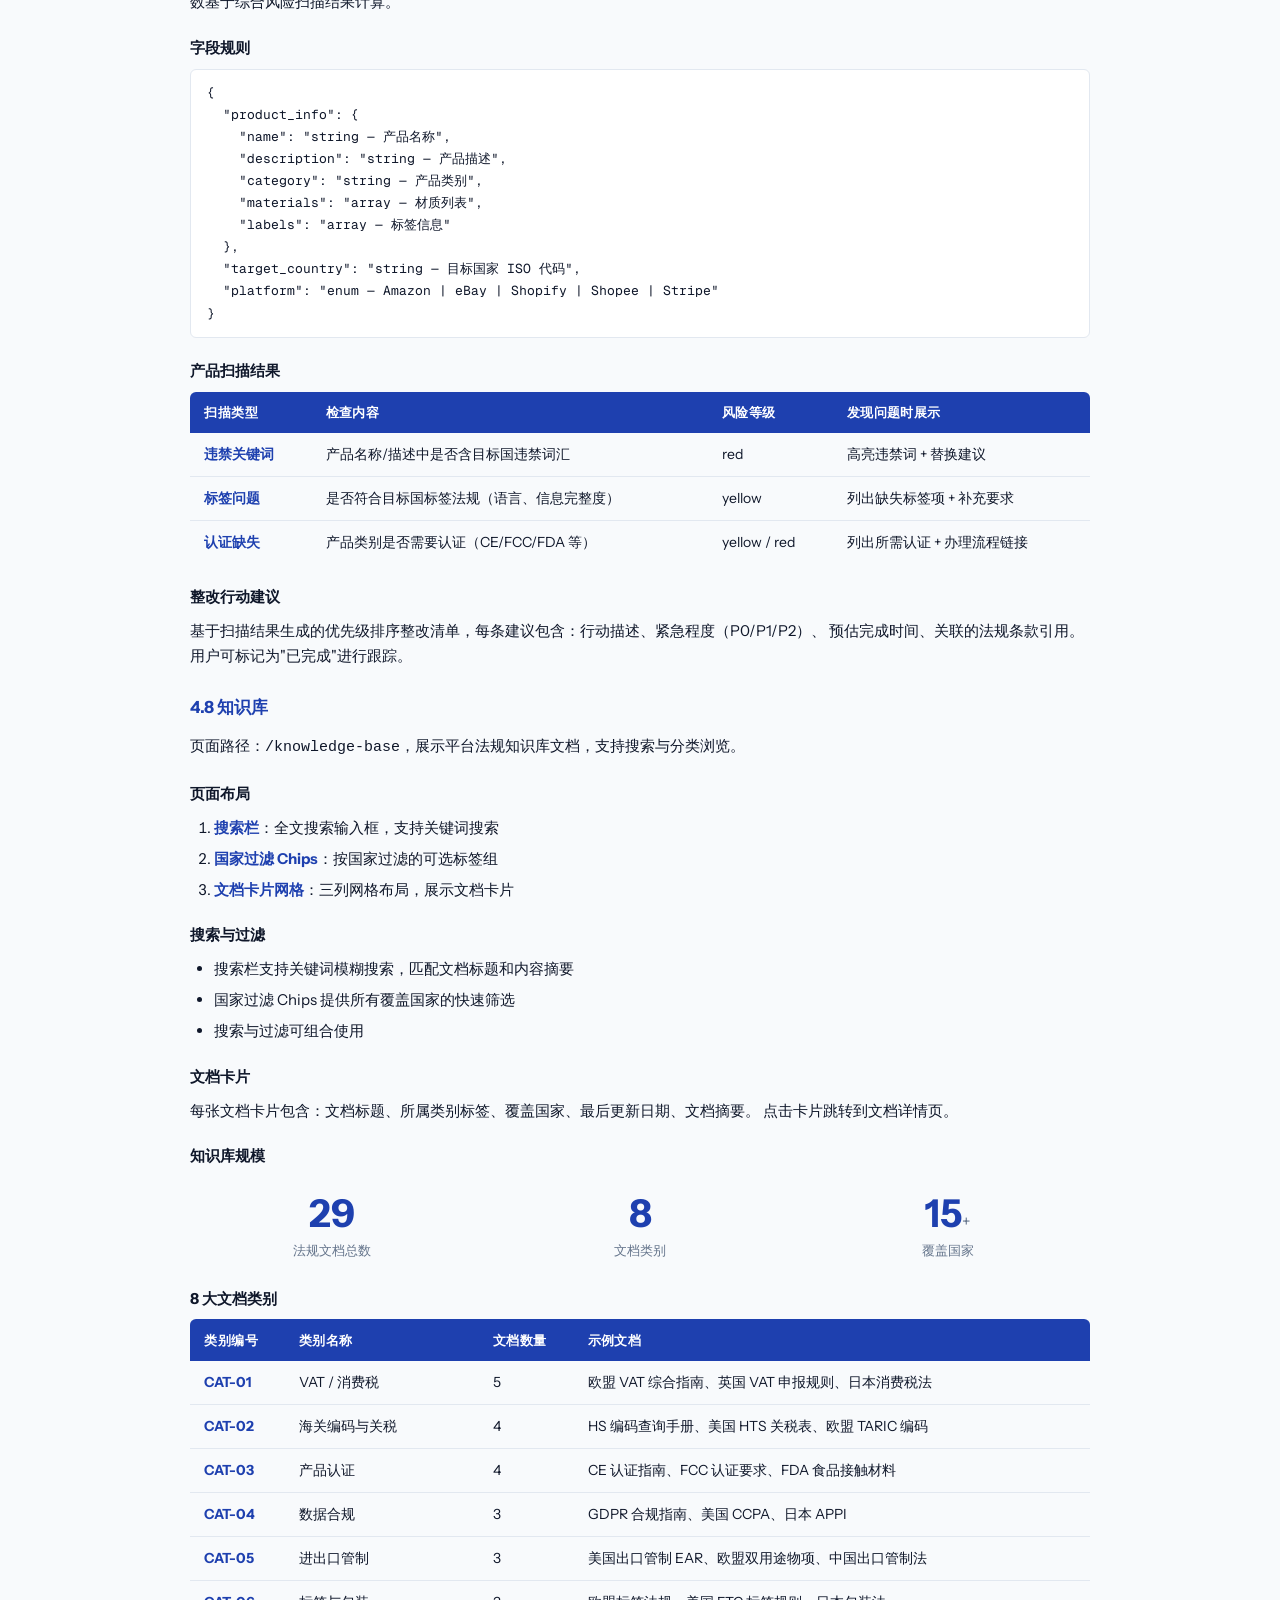
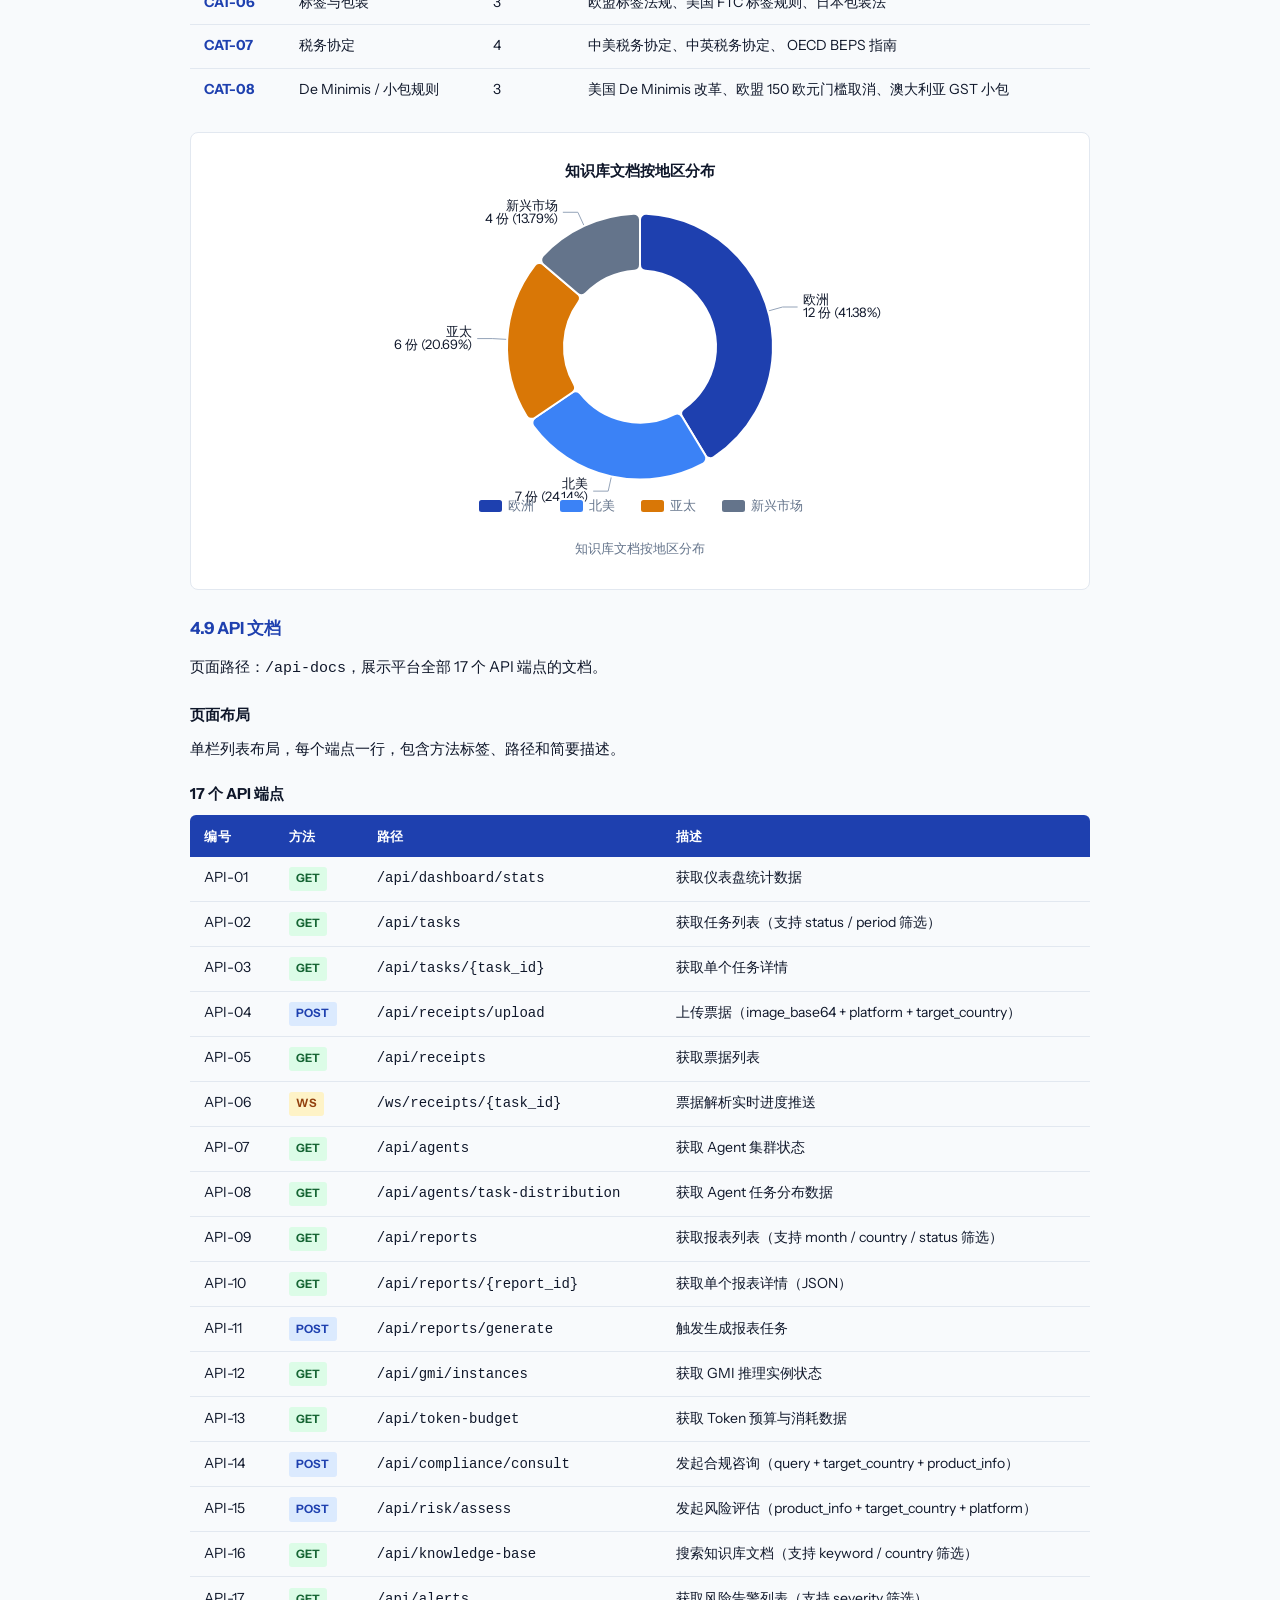
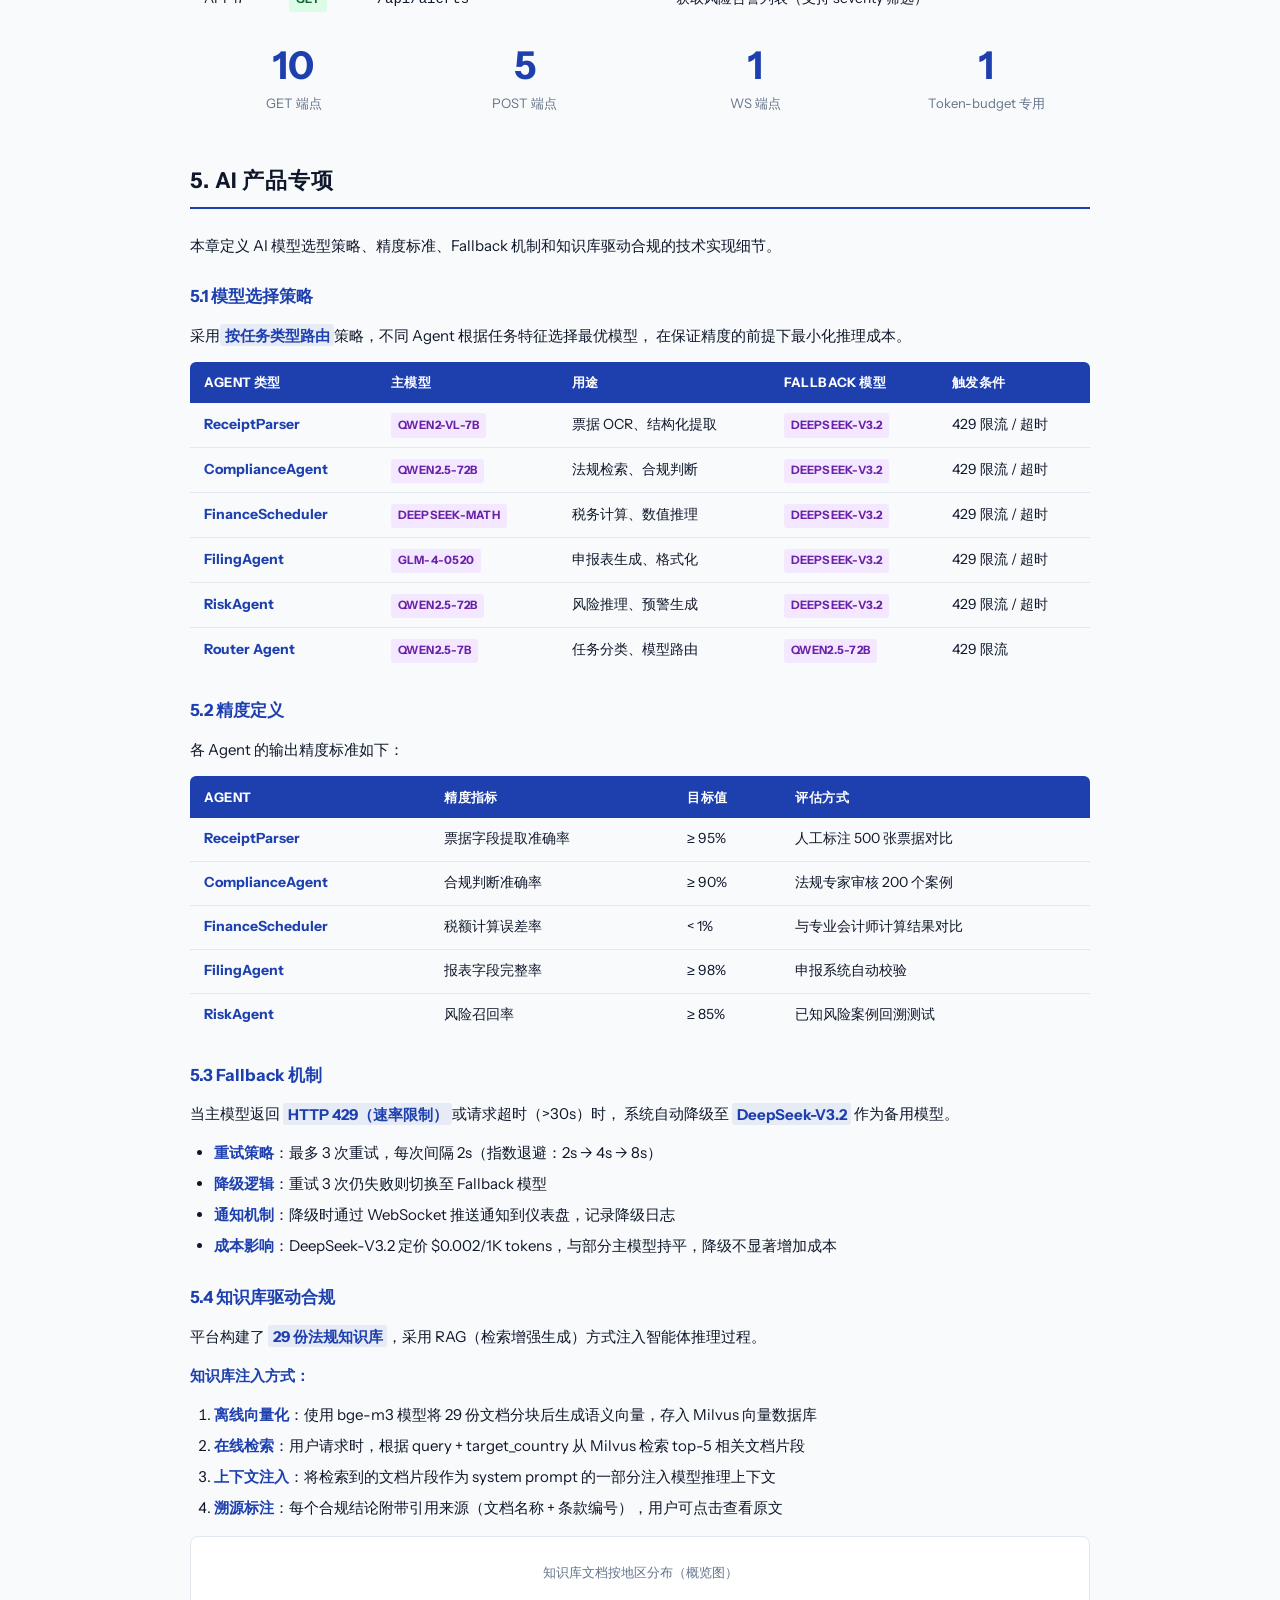
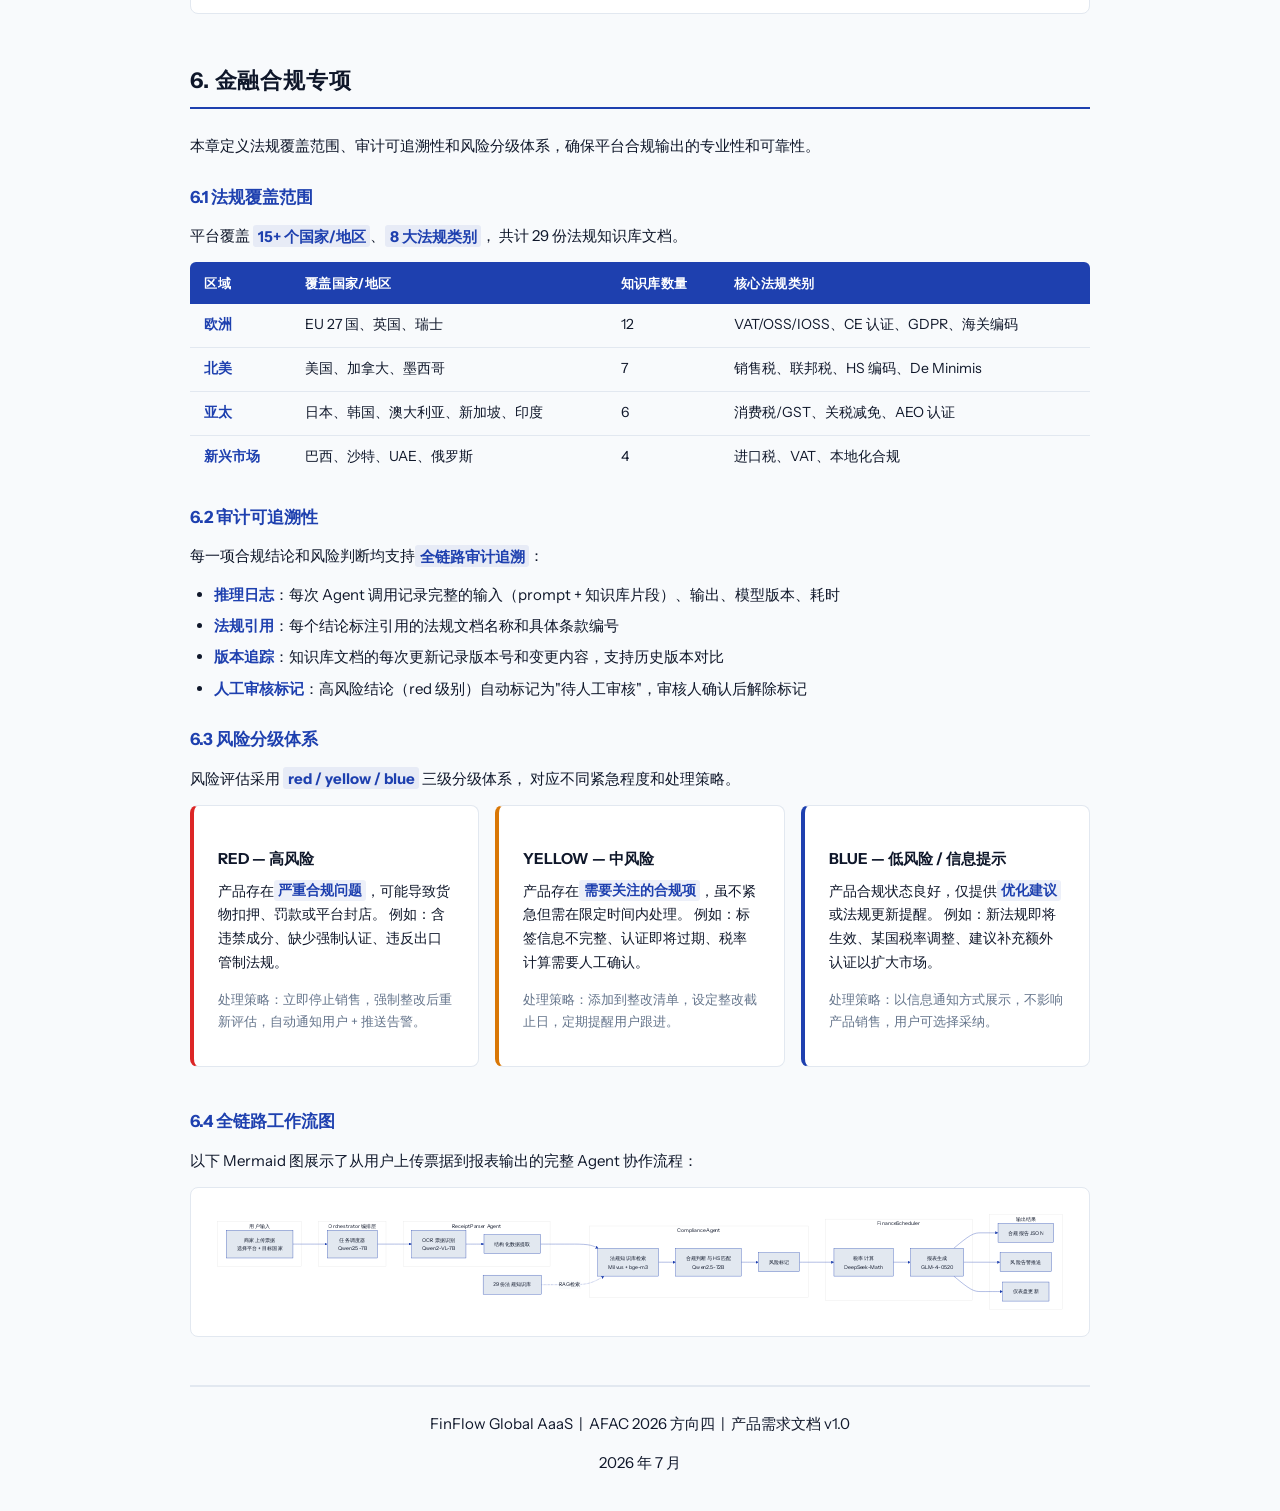
<file: docs/prd/prd.html>
<!-- Generated by Trae Work -->
<!DOCTYPE html>
<html lang="zh-CN">
<head>
  <meta charset="UTF-8">
  <meta name="viewport" content="width=device-width, initial-scale=1.0">
  <title>FinFlow Global AaaS — 产品需求文档</title>

  <style>
    /* === Font faces === */
    @font-face {
      font-family: 'InstrumentSans';
      src: url('./_shared/fonts/InstrumentSans-Regular.ttf') format('truetype');
      font-weight: 400;
      font-display: swap;
    }
    @font-face {
      font-family: 'InstrumentSans';
      src: url('./_shared/fonts/InstrumentSans-Bold.ttf') format('truetype');
      font-weight: 700;
      font-display: swap;
    }
    @font-face {
      font-family: 'GeistMono';
      src: url('./_shared/fonts/GeistMono-Regular.ttf') format('truetype');
      font-weight: 400;
      font-display: swap;
    }

    /* === Theme CSS variables === */
    :root {
      --bg: #f8fafc;
      --bg2: #ffffff;
      --ink: #0f172a;
      --muted: #64748b;
      --rule: #e2e8f0;
      --accent: #1e40af;
      --accent2: #d97706;
      --font: 'InstrumentSans', sans-serif;
      --font-mono: 'GeistMono', monospace;
      --max: 900px;
    }

    /* === Reset & Base === */
    *, *::before, *::after { box-sizing: border-box; margin: 0; padding: 0; }
    html { font-size: 16px; scroll-behavior: smooth; }
    body {
      font-family: var(--font);
      color: var(--ink);
      background: var(--bg);
      line-height: 1.7;
      padding: 2rem 1rem;
      -webkit-font-smoothing: antialiased;
    }
    article.page { max-width: var(--max); margin: 0 auto; }

    /* === Typography === */
    h1, h2, h3, h4 { font-family: var(--font); }
    h2 {
      font-size: 1.35rem;
      font-weight: 700;
      text-transform: uppercase;
      letter-spacing: 0.04em;
      padding-bottom: 0.5rem;
      border-bottom: 2px solid var(--accent);
      margin-bottom: 1.5rem;
      margin-top: 3rem;
    }
    h3 {
      font-size: 1.05rem;
      font-weight: 700;
      color: var(--accent);
      margin-bottom: 0.75rem;
      margin-top: 1.5rem;
    }
    h4 {
      font-size: 0.95rem;
      font-weight: 700;
      color: var(--ink);
      margin-bottom: 0.5rem;
      margin-top: 1.25rem;
    }
    p { font-size: 15px; line-height: 1.7; margin-bottom: 0.85rem; color: var(--ink); }
    strong, .mark { color: var(--accent); font-weight: 700; }
    .mark { background: rgba(30, 64, 175, 0.07); padding: 0 0.2em; border-radius: 3px; }
    .muted { color: var(--muted); }
    mark.key {
      background: rgba(30, 64, 175, 0.08);
      color: var(--accent);
      font-weight: 700;
      padding: 0.1em 0.3em;
      border-radius: 3px;
      font-style: normal;
    }

    /* === Cover === */
    .cover {
      text-align: center;
      padding: 4rem 1rem 3rem;
      border-bottom: 3px solid var(--accent);
      margin-bottom: 3rem;
    }
    .cover h1 {
      font-size: 2.6rem;
      font-weight: 700;
      text-transform: uppercase;
      letter-spacing: 0.04em;
      color: var(--accent);
      margin-bottom: 0.5rem;
    }
    .cover .subtitle {
      font-size: 1.15rem;
      color: var(--ink);
      font-weight: 400;
      margin-bottom: 1.25rem;
    }
    .cover .tag {
      display: inline-block;
      background: var(--accent);
      color: #fff;
      font-size: 0.82rem;
      font-weight: 700;
      padding: 0.35em 1.1em;
      border-radius: 4px;
      letter-spacing: 0.02em;
      margin-bottom: 1rem;
    }
    .cover .version {
      font-size: 0.85rem;
      color: var(--muted);
    }

    /* === Cards === */
    .card {
      background: var(--bg2);
      border: 1px solid var(--rule);
      border-radius: 8px;
      padding: 1.25rem 1.5rem;
      margin-bottom: 1rem;
    }
    .card-grid {
      display: grid;
      grid-template-columns: repeat(auto-fit, minmax(260px, 1fr));
      gap: 1rem;
    }

    /* === Metric === */
    .metrics { display: flex; flex-wrap: wrap; gap: 1.5rem; margin: 1.5rem 0; }
    .metric { text-align: center; flex: 1 1 140px; min-width: 120px; }
    .metric .num {
      font-size: 2.4rem;
      font-weight: 700;
      color: var(--accent);
      line-height: 1.1;
    }
    .metric .num .unit { font-size: 1rem; color: var(--muted); font-weight: 400; }
    .metric .label { font-size: 0.82rem; color: var(--muted); margin-top: 0.25rem; }

    /* === Tables === */
    .table-wrap { overflow-x: auto; margin-bottom: 1.25rem; }
    table {
      width: 100%;
      border-collapse: collapse;
      font-size: 14px;
    }
    thead th {
      background: var(--accent);
      color: #fff;
      font-weight: 700;
      text-align: left;
      padding: 0.6rem 0.9rem;
      font-size: 0.82rem;
      text-transform: uppercase;
      letter-spacing: 0.03em;
    }
    thead th:first-child { border-radius: 6px 0 0 0; }
    thead th:last-child { border-radius: 0 6px 0 0; }
    tbody td {
      padding: 0.6rem 0.9rem;
      border-bottom: 1px solid var(--rule);
      vertical-align: top;
    }
    tbody tr:last-child td { border-bottom: none; }
    tbody tr:hover { background: rgba(30, 64, 175, 0.03); }

    /* === Mermaid === */
    .mermaid-wrap {
      background: var(--bg2);
      border: 1px solid var(--rule);
      border-radius: 8px;
      padding: 1.5rem;
      margin-bottom: 1.25rem;
      overflow-x: auto;
    }
    .mermaid { display: flex; justify-content: center; }
    .mermaid svg { max-width: 100%; height: auto; }

    /* === Chart === */
    .chart-wrap {
      background: var(--bg2);
      border: 1px solid var(--rule);
      border-radius: 8px;
      padding: 1rem;
      margin-bottom: 1.25rem;
    }
    #chart-kb-distribution { width: 100%; height: 380px; }
    .chart-caption { text-align: center; font-size: 0.82rem; color: var(--muted); margin-top: 0.5rem; }

    /* === List === */
    ul, ol { padding-left: 1.5rem; margin-bottom: 1rem; font-size: 15px; line-height: 1.7; }
    li { margin-bottom: 0.35rem; }

    /* === Section spacing === */
    section { margin-bottom: 1rem; }

    /* === Footer === */
    .doc-footer {
      border-top: 2px solid var(--rule);
      margin-top: 3rem;
      padding-top: 1.5rem;
      font-size: 0.82rem;
      color: var(--muted);
      text-align: center;
    }

    /* === Pain card accent bar === */
    .pain-card { border-left: 4px solid var(--accent2); }

    /* === Module card === */
    .module-card {
      border-left: 4px solid var(--accent);
      background: var(--bg2);
      border: 1px solid var(--rule);
      border-left: 4px solid var(--accent);
      border-radius: 8px;
      padding: 1.25rem 1.5rem;
      margin-bottom: 1.25rem;
    }
    .module-card h4 {
      margin-top: 0;
      color: var(--accent);
      font-size: 1rem;
    }

    /* === Tag / Badge === */
    .badge {
      display: inline-block;
      font-size: 0.72rem;
      font-weight: 700;
      padding: 0.2em 0.6em;
      border-radius: 3px;
      margin-right: 0.3em;
      text-transform: uppercase;
      letter-spacing: 0.02em;
    }
    .badge-get { background: #dcfce7; color: #166534; }
    .badge-post { background: #dbeafe; color: #1e40af; }
    .badge-ws { background: #fef3c7; color: #92400e; }
    .badge-model { background: #f3e8ff; color: #6b21a8; }

    /* === Risk levels === */
    .risk-red { border-left: 4px solid #dc2626; }
    .risk-yellow { border-left: 4px solid #d97706; }
    .risk-blue { border-left: 4px solid #1e40af; }

    /* === PM note === */
    .pm-note {
      background: #fffbeb;
      border: 1px solid #fbbf24;
      border-radius: 6px;
      padding: 0.75rem 1rem;
      font-size: 14px;
      margin-bottom: 1rem;
    }
    .pm-note::before {
      content: '[PM 判断] ';
      font-weight: 700;
      color: var(--accent2);
    }

    /* === Code / field block === */
    .field-block {
      font-family: var(--font-mono);
      font-size: 13px;
      background: var(--bg2);
      border: 1px solid var(--rule);
      border-radius: 6px;
      padding: 0.75rem 1rem;
      margin-bottom: 1rem;
      overflow-x: auto;
    }
    .field-block code {
      font-family: var(--font-mono);
      font-size: 13px;
      color: var(--ink);
    }

    /* === Nav === */
    .toc {
      background: var(--bg2);
      border: 1px solid var(--rule);
      border-radius: 8px;
      padding: 1.25rem 1.5rem;
      margin-bottom: 2rem;
    }
    .toc h3 { margin-top: 0; }
    .toc ol {
      padding-left: 1.25rem;
      font-size: 14px;
      line-height: 2;
    }
    .toc a { color: var(--accent); text-decoration: none; }
    .toc a:hover { text-decoration: underline; }

    /* === Responsive === */
    @media (max-width: 640px) {
      .cover h1 { font-size: 1.8rem; }
      .metric .num { font-size: 1.8rem; }
      .metrics { gap: 1rem; }
      h2 { font-size: 1.15rem; }
      #chart-kb-distribution { height: 280px; }
    }
  </style>
</head>
<body>
  <article class="page">

    <!-- ==================== 封面 ==================== -->
    <header class="cover">
      <h1>FinFlow Global AaaS</h1>
      <p class="subtitle">跨境财税智能体云服务平台 — 产品需求文档</p>
      <span class="tag">AFAC 2026 方向四 · 前沿技术 — Agentic AI</span>
      <p class="version">版本 v1.0 &nbsp;|&nbsp; 2026 年 7 月</p>
    </header>

    <!-- ==================== 目录 ==================== -->
    <nav class="toc">
      <h3>文档目录</h3>
      <ol>
        <li><a href="#background">需求背景</a></li>
        <li><a href="#goals">需求目标</a></li>
        <li><a href="#user-stories">用户故事</a></li>
        <li><a href="#features">功能需求详述</a>
          <ol>
            <li><a href="#dashboard">总览仪表盘</a></li>
            <li><a href="#receipts">票据中心</a></li>
            <li><a href="#agents">Agent 集群</a></li>
            <li><a href="#reports">财税报表</a></li>
            <li><a href="#gmi">GMI 监控</a></li>
            <li><a href="#compliance-chat">合规咨询</a></li>
            <li><a href="#risk-assessment">风险评估</a></li>
            <li><a href="#knowledge-base">知识库</a></li>
            <li><a href="#api-docs">API 文档</a></li>
          </ol>
        </li>
        <li><a href="#ai-specific">AI 产品专项</a></li>
        <li><a href="#compliance-specific">金融合规专项</a></li>
      </ol>
    </nav>

    <main>

      <!-- ==================== 1. 需求背景 ==================== -->
      <section id="background">
        <h2>1. 需求背景</h2>

        <h3>1.1 跨境出海商家财税合规的业务触发</h3>
        <p>
          随着中国跨境电商出口规模在 2024 年达到 <mark class="key">2.15 万亿元人民币</mark>（同比增长 16.9%），
          越来越多的中小卖家进入多平台、多国家运营阶段。欧盟 VAT 合规、美国各州销售税申报、东南亚关税政策
          等法规要求构成了商家出海的<mark class="key">刚性合规义务</mark>。不合规将面临罚款、封店、货物扣押等严重后果。
        </p>
        <p>
          据统计，年出口额低于 100 万美元的小微商家占跨境电商卖家总数的 60% 以上，这类商家通常没有专职财务团队，
          合规操作依赖手工或外包，成本高昂且效率低下。财税合规正从"可选项"变为<mark class="key">生存必需品</mark>。
        </p>

        <h3>1.2 现有工具的三个核心缺陷</h3>

        <div class="card-grid">
          <div class="card pain-card">
            <h4>缺陷一：手动逐单操作</h4>
            <p class="muted" style="font-size:14px;">
              传统财税工具要求财务人员<mark class="key">逐张手动录入票据</mark>、逐一核对发票与报关单信息。
              月底集中处理数百张票据时，人工录入错误率高达 3-5%，且单张处理耗时 5-10 分钟，整个月结周期需 3-5 个工作日。
            </p>
          </div>
          <div class="card pain-card">
            <h4>缺陷二：多平台数据碎片化</h4>
            <p class="muted" style="font-size:14px;">
              跨境商家通常同时运营 <mark class="key">Amazon、eBay、Shopify、Shopee</mark> 等多个平台，
              各平台票据格式不同、字段命名各异，数据分散在多个后台中。财务人员需要在 5-8 个系统间切换，手工汇总后再进行合规分析。
            </p>
          </div>
          <div class="card pain-card">
            <h4>缺陷三：月底批量处理算力成本高</h4>
            <p class="muted" style="font-size:14px;">
              现有 AI 财税工具采用"月底批量导入"模式，<mark class="key">集中触发大量推理任务</mark>，
              导致算力峰值需求骤增。按固定算力分配计费，商家为峰值买单，实际平均利用率不足 20%。
              非批量时段算力闲置，造成资源浪费和成本虚高。
            </p>
          </div>
        </div>

        <div class="pm-note">
          上述三大缺陷的根因在于：现有方案缺乏<mark class="key">智能体驱动的实时处理能力</mark>和<mark class="key">多模型按任务路由的成本优化机制</mark>。
          FinFlow 通过 Agentic AI 范式从根本上解决这些问题 — 智能体自主接收票据、实时解析、按需调度模型，
          将合规处理从"月底批量"转变为"随时流转"。
        </div>
      </section>

      <!-- ==================== 2. 需求目标 ==================== -->
      <section id="goals">
        <h2>2. 需求目标</h2>

        <h3>2.1 定性目标</h3>
        <ul>
          <li><mark class="key">零操作合规体验</mark>：商家上传票据后，智能体自主完成解析、合规判断、报表生成全流程，无需人工介入。</li>
          <li><mark class="key">多平台统一入口</mark>：整合 Amazon、eBay、Shopify、Shopee、Stripe 五大平台的票据数据格式，提供统一的合规处理界面。</li>
          <li><mark class="key">法规可溯源</mark>：每一项合规结论均可溯源至具体法规条款，商家可查看法条原文，增强信任度。</li>
          <li><mark class="key">实时风险预警</mark>：通过 WebSocket 推送合规处理进度与风险告警，商家可在任意时刻掌握合规状态。</li>
          <li><mark class="key">成本透明可控</mark>：Token 预算可视化，商家可实时查看算力消耗与成本明细。</li>
        </ul>

        <h3>2.2 量化目标</h3>
        <div class="table-wrap">
          <table>
            <thead>
              <tr>
                <th>指标</th>
                <th>目标值</th>
                <th>衡量方式</th>
                <th>优先级</th>
              </tr>
            </thead>
            <tbody>
              <tr>
                <td><strong>单次合规分析成本</strong></td>
                <td style="font-weight:700; color:var(--accent);">&lt; $0.01</td>
                <td>基于 GMI Cloud A100 算力单价测算（实际约 $0.0018）</td>
                <td>P0</td>
              </tr>
              <tr>
                <td><strong>覆盖国家数</strong></td>
                <td style="font-weight:700; color:var(--accent);">15+ 国家</td>
                <td>法规知识库覆盖的目标市场数量</td>
                <td>P0</td>
              </tr>
              <tr>
                <td><strong>端到端处理时间</strong></td>
                <td style="font-weight:700; color:var(--accent);">&lt; 5 分钟</td>
                <td>从票据上传到合规报告生成的全链路耗时</td>
                <td>P0</td>
              </tr>
              <tr>
                <td><strong>法规知识库文档数</strong></td>
                <td style="font-weight:700; color:var(--accent);">≥ 25 份</td>
                <td>实际交付 29 份，覆盖 8 大类别</td>
                <td>P0</td>
              </tr>
              <tr>
                <td><strong>前端页面数</strong></td>
                <td style="font-weight:700; color:var(--accent);">9 个</td>
                <td>仪表盘 + 票据中心 + Agent + 报表 + GMI + 咨询 + 风险 + 知识库 + API</td>
                <td>P1</td>
              </tr>
              <tr>
                <td><strong>API 端点数</strong></td>
                <td style="font-weight:700; color:var(--accent);">17 个</td>
                <td>REST + WebSocket 混合架构</td>
                <td>P1</td>
              </tr>
              <tr>
                <td><strong>Agent 数量</strong></td>
                <td style="font-weight:700; color:var(--accent);">5 个</td>
                <td>票据解析 / 合规决策 / 业财调度 / 风险预警 / 路由调度</td>
                <td>P0</td>
              </tr>
              <tr>
                <td><strong>支持模型数</strong></td>
                <td style="font-weight:700; color:var(--accent);">7 个</td>
                <td>按任务类型路由至最优模型</td>
                <td>P1</td>
              </tr>
            </tbody>
          </table>
        </div>

        <div class="metrics">
          <div class="metric">
            <div class="num">$0.0018</div>
            <div class="label">单次任务成本</div>
          </div>
          <div class="metric">
            <div class="num">15<span class="unit">+</span></div>
            <div class="label">覆盖国家</div>
          </div>
          <div class="metric">
            <div class="num">&lt;5<span class="unit">min</span></div>
            <div class="label">端到端处理</div>
          </div>
          <div class="metric">
            <div class="num">29</div>
            <div class="label">法规知识库</div>
          </div>
          <div class="metric">
            <div class="num">17</div>
            <div class="label">API 端点</div>
          </div>
        </div>
      </section>

      <!-- ==================== 3. 用户故事 ==================== -->
      <section id="user-stories">
        <h2>3. 用户故事</h2>

        <h3>3.1 用户画像</h3>

        <div class="card-grid">
          <div class="card" style="border-top: 3px solid var(--accent);">
            <h4>画像 A：深圳 3C 卖家</h4>
            <p class="muted" style="font-size:14px; margin-bottom:0.5rem;">
              <strong>背景：</strong>经营 Amazon 美国站、欧洲站、日本站三个站点，SKU 约 200 个，
              月均订单 1,500 单。团队 5 人，无专职财务，由运营兼职处理税务申报。
            </p>
            <p class="muted" style="font-size:14px; margin-bottom:0.5rem;">
              <strong>痛点：</strong>美国各州销售税规则不同，欧盟 VAT 申报复杂，日本消费税申报周期紧迫。
              月底需花 2-3 天整理三个站点的票据，经常错过申报截止日被罚款。
            </p>
            <p class="muted" style="font-size:14px; margin-bottom:0;">
              <strong>期望：</strong>上传票据后自动识别站点、匹配法规、生成申报表，成本控制在月 $50 以内。
            </p>
          </div>
          <div class="card" style="border-top: 3px solid var(--accent2);">
            <h4>画像 B：义乌服装贸易商</h4>
            <p class="muted" style="font-size:14px; margin-bottom:0.5rem;">
              <strong>背景：</strong>通过 eBay 美国站、英国站和 Shopify 独立站同时销售，SKU 超过 500 个，
              月均订单 3,000+ 单。团队 8 人，有一名兼职会计。
            </p>
            <p class="muted" style="font-size:14px; margin-bottom:0.5rem;">
              <strong>痛点：</strong>eBay 和 Shopify 票据格式完全不同，手工整合耗时耗力。
              服装品类在欧盟面临 CE 认证、纺织品标签合规等多重要求，曾因标签问题被海关扣货。
            </p>
            <p class="muted" style="font-size:14px; margin-bottom:0;">
              <strong>期望：</strong>多平台票据自动汇总、产品合规风险预检、认证要求一目了然。
            </p>
          </div>
        </div>

        <h3>3.2 核心场景</h3>

        <div class="table-wrap">
          <table>
            <thead>
              <tr>
                <th>场景编号</th>
                <th>场景名称</th>
                <th>触发条件</th>
                <th>用户操作</th>
                <th>系统行为</th>
                <th>预期结果</th>
              </tr>
            </thead>
            <tbody>
              <tr>
                <td><strong>US-01</strong></td>
                <td>票据上传与自动解析</td>
                <td>收到 Amazon/eBay/Shopify 销售发票或报关单</td>
                <td>拖拽或点击上传票据图片，选择平台和目标国家</td>
                <td>ReceiptParser Agent 自动识别票据类型，提取金额、日期、商品信息，通过 WebSocket 推送解析进度</td>
                <td>结构化票据数据存入数据库，解析结果在票据列表中展示</td>
              </tr>
              <tr>
                <td><strong>US-02</strong></td>
                <td>多国合规分析</td>
                <td>需确认出口产品在目标国家的合规状态</td>
                <td>在合规咨询页面输入产品信息和目标国家，发起咨询</td>
                <td>ComplianceAgent 从知识库检索相关法规，返回 HS 编码、税率、认证要求、合规建议、风险标记的结构化卡片</td>
                <td>用户获得完整的合规分析报告，包含可操作的行动建议</td>
              </tr>
              <tr>
                <td><strong>US-03</strong></td>
                <td>月度报表自动生成</td>
                <td>月底需要生成税务申报报表</td>
                <td>在财税报表页面选择月份和国家，点击"生成报表"</td>
                <td>Orchestrator 调度 ReceiptParser + ComplianceAgent + FilingAgent，串联完成票据汇总、合规校验、报表生成</td>
                <td>JSON 格式报表输出，包含税额汇总、合规状态、风险标记，可在页面查看和下载</td>
              </tr>
            </tbody>
          </table>
        </div>
      </section>

      <!-- ==================== 4. 功能需求详述（核心章节） ==================== -->
      <section id="features">
        <h2>4. 功能需求详述</h2>
        <p>
          本章为 PRD 核心内容，逐一详述平台 <mark class="key">9 个前端页面</mark> 的页面布局、业务逻辑、
          字段规则和交互说明。每个模块均包含完整的字段定义和 API 映射关系。
        </p>

        <!-- ===== 4.1 总览仪表盘 ===== -->
        <section id="dashboard">
          <h3>4.1 总览仪表盘</h3>
          <p>页面路径：<code>/dashboard</code>，作为用户登录后的默认首页，提供全局数据概览与快速入口。</p>

          <h4>页面布局</h4>
          <p>单栏布局，从上到下依次排列：</p>
          <ol>
            <li><strong>统计卡片区</strong>：4 个等宽卡片横排，展示核心指标</li>
            <li><strong>Agent 状态表</strong>：5 个 Agent 的在线状态与最近任务信息</li>
            <li><strong>最近任务列表</strong>：最近 10 条任务的简要信息</li>
            <li><strong>Token 预算进度条</strong>：当前计费周期的 Token 消耗进度</li>
          </ol>

          <h4>统计卡片（4 个）</h4>
          <div class="table-wrap">
            <table>
              <thead>
                <tr>
                  <th>卡片</th>
                  <th>指标名称</th>
                  <th>数据来源</th>
                  <th>刷新机制</th>
                </tr>
              </thead>
              <tbody>
                <tr>
                  <td><strong>卡片 1</strong></td>
                  <td>本月任务总数</td>
                  <td>GET /api/tasks?status=all&period=month</td>
                  <td>页面加载 + 每 30s 轮询</td>
                </tr>
                <tr>
                  <td><strong>卡片 2</strong></td>
                  <td>成功任务数</td>
                  <td>GET /api/tasks?status=completed&period=month</td>
                  <td>页面加载 + 每 30s 轮询</td>
                </tr>
                <tr>
                  <td><strong>卡片 3</strong></td>
                  <td>合规风险告警数</td>
                  <td>GET /api/alerts?severity=red,yellow</td>
                  <td>WebSocket 推送 + 页面加载</td>
                </tr>
                <tr>
                  <td><strong>卡片 4</strong></td>
                  <td>本月 Token 消耗</td>
                  <td>GET /api/token-budget</td>
                  <td>调用 refreshTokenBudget()</td>
                </tr>
              </tbody>
            </table>
          </div>

          <h4>Agent 状态表</h4>
          <p>展示 5 个 Agent 的当前状态，每行包含：Agent 名称、角色描述、绑定模型标签、在线状态（绿色圆点 / 灰色圆点）、最近完成任务的 task_id。</p>

          <h4>Token 预算进度</h4>
          <p>进度条显示当前计费周期（月度）的 Token 消耗占比。调用 <code>refreshTokenBudget()</code> 获取最新数据，
          进度条颜色根据用量分段：<mark class="key">0-60% 绿色</mark>、<mark class="key">60-85% 黄色</mark>、<mark class="key">85-100% 红色</mark>。</p>

          <h4>业务逻辑</h4>
          <ul>
            <li>页面加载时并行请求 4 个统计接口和 Agent 状态接口</li>
            <li>WebSocket 连接建立后接收实时任务状态更新与风险告警推送</li>
            <li>Token 预算超 85% 时弹出模态框提醒用户升级套餐或控制用量</li>
          </ul>
        </section>

        <!-- ===== 4.2 票据中心 ===== -->
        <section id="receipts">
          <h3>4.2 票据中心</h3>
          <p>页面路径：<code>/receipts</code>，提供票据上传、解析进度追踪和解析结果查看功能。</p>

          <h4>页面布局</h4>
          <ol>
            <li><strong>上传区域</strong>：拖拽 / 点击上传区域，支持 JPG、PNG、PDF 格式</li>
            <li><strong>上传表单</strong>：平台选择下拉 + 目标国家选择下拉</li>
            <li><strong>票据列表</strong>：已上传票据的表格列表，含解析状态、操作按钮</li>
            <li><strong>进度条（WebSocket）</strong>：上传后实时显示解析进度</li>
            <li><strong>模态框</strong>：点击票据行弹出详情模态框</li>
          </ol>

          <h4>字段规则</h4>
          <div class="field-block">
            <code>
              {<br>
              &nbsp;&nbsp;"image_base64": "string (required) — 票据图片 Base64 编码",<br>
              &nbsp;&nbsp;"platform": "enum (required) — Amazon | eBay | Shopify | Shopee | Stripe",<br>
              &nbsp;&nbsp;"target_country": "string (required) — ISO 3166-1 alpha-2 国家代码，如 US、GB、DE、JP"<br>
              }
            </code>
          </div>

          <h4>交互说明</h4>
          <ul>
            <li><strong>拖拽上传</strong>：拖拽文件到上传区域触发上传，文件自动转为 Base64 编码</li>
            <li><strong>点击上传</strong>：点击上传区域弹出文件选择对话框，支持多选</li>
            <li><strong>平台选择</strong>：下拉菜单提供 5 个选项（Amazon / eBay / Shopify / Shopee / Stripe），必选</li>
            <li><strong>目标国家</strong>：下拉菜单提供 15+ 国家选项，根据平台动态过滤推荐国家</li>
            <li><strong>WebSocket 进度</strong>：上传后建立 WebSocket 连接，实时推送解析进度（0% → 25% → 50% → 75% → 100%）</li>
            <li><strong>模态框</strong>：点击票据行打开模态框，展示原始图片 + 结构化解析结果（金额、日期、商品、税额）</li>
          </ul>

          <h4>业务逻辑</h4>
          <ul>
            <li>上传请求：POST /api/receipts/upload，返回 task_id</li>
            <li>WebSocket 连接：WS /ws/receipts/{task_id}，推送解析进度事件</li>
            <li>解析完成后自动将结构化数据写入数据库，票据列表刷新</li>
            <li>解析失败时在票据列表中标记为"失败"状态，显示错误原因</li>
          </ul>
        </section>

        <!-- ===== 4.3 Agent 集群 ===== -->
        <section id="agents">
          <h3>4.3 Agent 集群</h3>
          <p>页面路径：<code>/agents</code>，展示 3 个核心 Agent 的信息卡片与任务分布饼图。</p>

          <h4>页面布局</h4>
          <ol>
            <li><strong>Agent 卡片区</strong>：3 个 Agent 信息卡片横排</li>
            <li><strong>任务分布饼图</strong>：ECharts 饼图展示各 Agent 的任务分配比例</li>
          </ol>

          <h4>Agent 卡片（3 个）</h4>
          <div class="table-wrap">
            <table>
              <thead>
                <tr>
                  <th>卡片</th>
                  <th>Agent 名称</th>
                  <th>角色描述</th>
                  <th>绑定模型</th>
                  <th>状态标签</th>
                </tr>
              </thead>
              <tbody>
                <tr>
                  <td><strong>卡片 1</strong></td>
                  <td>ReceiptParser</td>
                  <td>票据解析智能体，负责 OCR 识别、结构化数据提取、多平台票据格式适配</td>
                  <td><span class="badge badge-model">Qwen2-VL-7B</span></td>
                  <td>在线 / 离线 / 繁忙</td>
                </tr>
                <tr>
                  <td><strong>卡片 2</strong></td>
                  <td>ComplianceAgent</td>
                  <td>合规决策智能体，负责法规检索、合规判断、风险标记、HS 编码匹配</td>
                  <td><span class="badge badge-model">Qwen2.5-72B</span></td>
                  <td>在线 / 离线 / 繁忙</td>
                </tr>
                <tr>
                  <td><strong>卡片 3</strong></td>
                  <td>FinanceScheduler</td>
                  <td>业财调度智能体，负责税务计算、报表生成、申报截止日提醒、多国税率核算</td>
                  <td><span class="badge badge-model">DeepSeek-Math</span></td>
                  <td>在线 / 离线 / 繁忙</td>
                </tr>
              </tbody>
            </table>
          </div>

          <h4>任务分布饼图</h4>
          <p>ECharts 饼图展示各 Agent 的历史任务分配比例（按过去 30 天统计），数据来源：
          GET /api/agents/task-distribution。饼图配色使用设计系统 accent / accent2 色系。</p>

          <h4>业务逻辑</h4>
          <ul>
            <li>Agent 状态通过 WebSocket 实时更新</li>
            <li>点击 Agent 卡片跳转到对应 Agent 的任务详情页</li>
            <li>任务分布数据每次进入页面时请求一次，不实时刷新</li>
          </ul>
        </section>

        <!-- ===== 4.4 财税报表 ===== -->
        <section id="reports">
          <h3>4.4 财税报表</h3>
          <p>页面路径：<code>/reports</code>，提供报表列表浏览与 JSON 详情查看功能。</p>

          <h4>页面布局</h4>
          <ol>
            <li><strong>筛选栏</strong>：月份选择 + 国家筛选 + 状态筛选</li>
            <li><strong>报表列表</strong>：表格展示所有报表记录</li>
            <li><strong>详情面板</strong>：点击报表行展开 JSON 详情查看面板</li>
          </ol>

          <h4>报表结构</h4>
          <div class="field-block">
            <code>
              {<br>
              &nbsp;&nbsp;"task_id": "string (required) — 关联任务 ID",<br>
              &nbsp;&nbsp;"report": {<br>
              &nbsp;&nbsp;&nbsp;&nbsp;"period": "string — 报表周期（如 2026-07）",<br>
              &nbsp;&nbsp;&nbsp;&nbsp;"country": "string — 目标国家",<br>
              &nbsp;&nbsp;&nbsp;&nbsp;"platform": "string — 平台",<br>
              &nbsp;&nbsp;&nbsp;&nbsp;"total_amount": "number — 总销售额",<br>
              &nbsp;&nbsp;&nbsp;&nbsp;"tax_amount": "number — 税额",<br>
              &nbsp;&nbsp;&nbsp;&nbsp;"compliance_status": "string — 合规状态（compliant / warning / violation）",<br>
              &nbsp;&nbsp;&nbsp;&nbsp;"risk_flags": "array — 风险标记列表",<br>
              &nbsp;&nbsp;&nbsp;&nbsp;"recommendations": "array — 合规建议列表"<br>
              &nbsp;&nbsp;},<br>
              &nbsp;&nbsp;"generated_at": "string (ISO 8601) — 生成时间"<br>
              }
            </code>
          </div>

          <h4>交互说明</h4>
          <ul>
            <li>报表列表支持按月份、国家、合规状态筛选</li>
            <li>点击报表行展开下方 JSON 详情面板，使用代码高亮格式化显示</li>
            <li>提供"下载 JSON"按钮，将报表导出为 .json 文件</li>
            <li>合规状态为 violation 的报表行以红色背景高亮</li>
          </ul>

          <h4>业务逻辑</h4>
          <ul>
            <li>数据来源：GET /api/reports?month={month}&country={country}&status={status}</li>
            <li>报表由 FilingAgent 在合规流程完成后自动生成</li>
            <li>报表生成后通过 WebSocket 推送通知到仪表盘</li>
          </ul>
        </section>

        <!-- ===== 4.5 GMI 监控 ===== -->
        <section id="gmi">
          <h3>4.5 GMI 监控</h3>
          <p>页面路径：<code>/gmi</code>，监控 GMI Cloud 推理实例状态与 Token 预算消耗。</p>

          <h4>页面布局</h4>
          <ol>
            <li><strong>推理实例状态卡片</strong>：5 个实例状态卡片横排</li>
            <li><strong>Token 预算消耗进度条</strong>：当前计费周期的消耗进度</li>
            <li><strong>模型列表与定价表</strong>：7 个模型的详细信息表格</li>
          </ol>

          <h4>推理实例状态卡片（5 个）</h4>
          <p>每个卡片展示：实例 ID、GPU 类型（A100）、运行状态（运行中 / 空闲 / 异常）、当前运行的任务数、累计 Token 消耗。</p>

          <h4>Token 预算消耗进度条</h4>
          <p>与仪表盘进度条逻辑一致，调用 refreshTokenBudget() 获取数据，分段配色显示消耗占比。</p>

          <h4>模型列表与定价表（7 个模型）</h4>
          <div class="table-wrap">
            <table>
              <thead>
                <tr>
                  <th>模型名称</th>
                  <th>参数量</th>
                  <th>用途</th>
                  <th>定价（$/1K tokens）</th>
                  <th>适用 Agent</th>
                </tr>
              </thead>
              <tbody>
                <tr>
                  <td><strong>Qwen2.5-72B</strong></td>
                  <td>72B</td>
                  <td>法规咨询、合规决策、风险推理</td>
                  <td>$0.003</td>
                  <td>ComplianceAgent, RiskAgent</td>
                </tr>
                <tr>
                  <td><strong>Qwen2-VL-7B</strong></td>
                  <td>7B</td>
                  <td>票据 OCR、图片识别</td>
                  <td>$0.001</td>
                  <td>ReceiptParser</td>
                </tr>
                <tr>
                  <td><strong>DeepSeek-Math</strong></td>
                  <td>—</td>
                  <td>税务计算、数值推理</td>
                  <td>$0.002</td>
                  <td>FinanceScheduler</td>
                </tr>
                <tr>
                  <td><strong>GLM-4-0520</strong></td>
                  <td>—</td>
                  <td>申报表生成、结构化输出</td>
                  <td>$0.002</td>
                  <td>FilingAgent</td>
                </tr>
                <tr>
                  <td><strong>Qwen2.5-7B</strong></td>
                  <td>7B</td>
                  <td>任务路由、分类判断</td>
                  <td>$0.0005</td>
                  <td>Router Agent</td>
                </tr>
                <tr>
                  <td><strong>bge-m3</strong></td>
                  <td>—</td>
                  <td>知识库向量化、语义检索</td>
                  <td>$0.0001</td>
                  <td>RAG Engine</td>
                </tr>
                <tr>
                  <td><strong>DeepSeek-V3.2</strong></td>
                  <td>—</td>
                  <td>Fallback 模型（限流降级）</td>
                  <td>$0.002</td>
                  <td>全 Agent（降级时）</td>
                </tr>
              </tbody>
            </table>
          </div>

          <h4>业务逻辑</h4>
          <ul>
            <li>推理实例状态通过 WebSocket 实时更新</li>
            <li>Token 预算数据通过 GET /api/token-budget 获取</li>
            <li>实例异常时自动触发告警推送到仪表盘</li>
          </ul>
        </section>

        <!-- ===== 4.6 合规咨询 ===== -->
        <section id="compliance-chat">
          <h3>4.6 合规咨询</h3>
          <p>页面路径：<code>/compliance-chat</code>，提供交互式合规咨询服务，AI 返回结构化合规分析卡片。</p>

          <h4>页面布局</h4>
          <ol>
            <li><strong>左侧会话列表</strong>：历史咨询会话列表，支持新建会话</li>
            <li><strong>右侧聊天工作台</strong>：消息流 + 输入区域 + 目标国家选择 + 产品信息输入</li>
          </ol>

          <h4>输入区域</h4>
          <div class="field-block">
            <code>
              {<br>
              &nbsp;&nbsp;"query": "string (required) — 用户咨询问题",<br>
              &nbsp;&nbsp;"target_country": "string (required) — 目标国家 ISO 代码",<br>
              &nbsp;&nbsp;"product_info": {<br>
              &nbsp;&nbsp;&nbsp;&nbsp;"name": "string — 产品名称",<br>
              &nbsp;&nbsp;&nbsp;&nbsp;"category": "string — 产品类别",<br>
              &nbsp;&nbsp;&nbsp;&nbsp;"material": "string — 材质",<br>
              &nbsp;&nbsp;&nbsp;&nbsp;"value": "number — 申报价值",<br>
              &nbsp;&nbsp;&nbsp;&nbsp;"origin": "string — 原产国"<br>
              &nbsp;&nbsp;}<br>
              }
            </code>
          </div>

          <h4>AI 返回结构化卡片</h4>
          <p>ComplianceAgent 分析后返回的结构化响应包含以下模块：</p>
          <div class="table-wrap">
            <table>
              <thead>
                <tr>
                  <th>模块</th>
                  <th>内容</th>
                  <th>说明</th>
                </tr>
              </thead>
              <tbody>
                <tr>
                  <td><strong>HS 编码</strong></td>
                  <td>国际海关编码 + 目标国编码</td>
                  <td>基于产品信息匹配的海关编码</td>
                </tr>
                <tr>
                  <td><strong>税率</strong></td>
                  <td>适用税率 + 计税基数说明</td>
                  <td>目标国家的关税 / VAT / 消费税税率</td>
                </tr>
                <tr>
                  <td><strong>认证要求</strong></td>
                  <td>所需认证列表 + 办理指引</td>
                  <td>如 CE、FCC、FDA 等认证</td>
                </tr>
                <tr>
                  <td><strong>合规建议</strong></td>
                  <td>分步操作建议</td>
                  <td>针对产品与目标国的具体合规建议</td>
                </tr>
                <tr>
                  <td><strong>风险标记</strong></td>
                  <td>风险等级 + 风险描述</td>
                  <td>red / yellow / blue 分级标记</td>
                </tr>
              </tbody>
            </table>
          </div>

          <h4>交互说明</h4>
          <ul>
            <li>用户在输入区域填写咨询问题，选择目标国家和输入产品信息</li>
            <li>发送后 ComplianceAgent 通过 RAG 检索知识库，生成结构化响应</li>
            <li>响应以卡片形式嵌入聊天流中，每个模块独立展示</li>
            <li>用户可追问，会话上下文自动保持</li>
            <li>左侧会话列表显示历史咨询记录，点击可切换会话</li>
          </ul>
        </section>

        <!-- ===== 4.7 风险评估 ===== -->
        <section id="risk-assessment">
          <h3>4.7 风险评估</h3>
          <p>页面路径：<code>/risk-assessment</code>，提供产品级风险评估与健康分仪表盘。</p>

          <h4>页面布局</h4>
          <ol>
            <li><strong>健康分仪表盘</strong>：Canvas 渲染的 0-100 分健康分仪表</li>
            <li><strong>分级告警卡片区</strong>：red / yellow / blue 三级告警卡片</li>
            <li><strong>产品扫描结果</strong>：违禁关键词 / 标签问题 / 认证缺失</li>
            <li><strong>整改行动建议</strong>：可操作的整改步骤列表</li>
          </ol>

          <h4>健康分仪表盘</h4>
          <p>Canvas 绘制的仪表盘，范围 0-100 分。配色规则：<mark class="key">0-40 红色</mark>（高风险）、
          <mark class="key">40-70 黄色</mark>（中风险）、<mark class="key">70-100 蓝色</mark>（低风险）。
          分数基于综合风险扫描结果计算。</p>

          <h4>字段规则</h4>
          <div class="field-block">
            <code>
              {<br>
              &nbsp;&nbsp;"product_info": {<br>
              &nbsp;&nbsp;&nbsp;&nbsp;"name": "string — 产品名称",<br>
              &nbsp;&nbsp;&nbsp;&nbsp;"description": "string — 产品描述",<br>
              &nbsp;&nbsp;&nbsp;&nbsp;"category": "string — 产品类别",<br>
              &nbsp;&nbsp;&nbsp;&nbsp;"materials": "array — 材质列表",<br>
              &nbsp;&nbsp;&nbsp;&nbsp;"labels": "array — 标签信息"<br>
              &nbsp;&nbsp;},<br>
              &nbsp;&nbsp;"target_country": "string — 目标国家 ISO 代码",<br>
              &nbsp;&nbsp;"platform": "enum — Amazon | eBay | Shopify | Shopee | Stripe"<br>
              }
            </code>
          </div>

          <h4>产品扫描结果</h4>
          <div class="table-wrap">
            <table>
              <thead>
                <tr>
                  <th>扫描类型</th>
                  <th>检查内容</th>
                  <th>风险等级</th>
                  <th>发现问题时展示</th>
                </tr>
              </thead>
              <tbody>
                <tr>
                  <td><strong>违禁关键词</strong></td>
                  <td>产品名称/描述中是否含目标国违禁词汇</td>
                  <td>red</td>
                  <td>高亮违禁词 + 替换建议</td>
                </tr>
                <tr>
                  <td><strong>标签问题</strong></td>
                  <td>是否符合目标国标签法规（语言、信息完整度）</td>
                  <td>yellow</td>
                  <td>列出缺失标签项 + 补充要求</td>
                </tr>
                <tr>
                  <td><strong>认证缺失</strong></td>
                  <td>产品类别是否需要认证（CE/FCC/FDA 等）</td>
                  <td>yellow / red</td>
                  <td>列出所需认证 + 办理流程链接</td>
                </tr>
              </tbody>
            </table>
          </div>

          <h4>整改行动建议</h4>
          <p>基于扫描结果生成的优先级排序整改清单，每条建议包含：行动描述、紧急程度（P0/P1/P2）、
          预估完成时间、关联的法规条款引用。用户可标记为"已完成"进行跟踪。</p>
        </section>

        <!-- ===== 4.8 知识库 ===== -->
        <section id="knowledge-base">
          <h3>4.8 知识库</h3>
          <p>页面路径：<code>/knowledge-base</code>，展示平台法规知识库文档，支持搜索与分类浏览。</p>

          <h4>页面布局</h4>
          <ol>
            <li><strong>搜索栏</strong>：全文搜索输入框，支持关键词搜索</li>
            <li><strong>国家过滤 Chips</strong>：按国家过滤的可选标签组</li>
            <li><strong>文档卡片网格</strong>：三列网格布局，展示文档卡片</li>
          </ol>

          <h4>搜索与过滤</h4>
          <ul>
            <li>搜索栏支持关键词模糊搜索，匹配文档标题和内容摘要</li>
            <li>国家过滤 Chips 提供所有覆盖国家的快速筛选</li>
            <li>搜索与过滤可组合使用</li>
          </ul>

          <h4>文档卡片</h4>
          <p>每张文档卡片包含：文档标题、所属类别标签、覆盖国家、最后更新日期、文档摘要。
          点击卡片跳转到文档详情页。</p>

          <h4>知识库规模</h4>
          <div class="metrics">
            <div class="metric">
              <div class="num">29</div>
              <div class="label">法规文档总数</div>
            </div>
            <div class="metric">
              <div class="num">8</div>
              <div class="label">文档类别</div>
            </div>
            <div class="metric">
              <div class="num">15<span class="unit">+</span></div>
              <div class="label">覆盖国家</div>
            </div>
          </div>

          <h4>8 大文档类别</h4>
          <div class="table-wrap">
            <table>
              <thead>
                <tr>
                  <th>类别编号</th>
                  <th>类别名称</th>
                  <th>文档数量</th>
                  <th>示例文档</th>
                </tr>
              </thead>
              <tbody>
                <tr>
                  <td><strong>CAT-01</strong></td>
                  <td>VAT / 消费税</td>
                  <td>5</td>
                  <td>欧盟 VAT 综合指南、英国 VAT 申报规则、日本消费税法</td>
                </tr>
                <tr>
                  <td><strong>CAT-02</strong></td>
                  <td>海关编码与关税</td>
                  <td>4</td>
                  <td>HS 编码查询手册、美国 HTS 关税表、欧盟 TARIC 编码</td>
                </tr>
                <tr>
                  <td><strong>CAT-03</strong></td>
                  <td>产品认证</td>
                  <td>4</td>
                  <td>CE 认证指南、FCC 认证要求、FDA 食品接触材料</td>
                </tr>
                <tr>
                  <td><strong>CAT-04</strong></td>
                  <td>数据合规</td>
                  <td>3</td>
                  <td>GDPR 合规指南、美国 CCPA、日本 APPI</td>
                </tr>
                <tr>
                  <td><strong>CAT-05</strong></td>
                  <td>进出口管制</td>
                  <td>3</td>
                  <td>美国出口管制 EAR、欧盟双用途物项、中国出口管制法</td>
                </tr>
                <tr>
                  <td><strong>CAT-06</strong></td>
                  <td>标签与包装</td>
                  <td>3</td>
                  <td>欧盟标签法规、美国 FTC 标签规则、日本包装法</td>
                </tr>
                <tr>
                  <td><strong>CAT-07</strong></td>
                  <td>税务协定</td>
                  <td>4</td>
                  <td>中美税务协定、中英税务协定、 OECD BEPS 指南</td>
                </tr>
                <tr>
                  <td><strong>CAT-08</strong></td>
                  <td>De Minimis / 小包规则</td>
                  <td>3</td>
                  <td>美国 De Minimis 改革、欧盟 150 欧元门槛取消、澳大利亚 GST 小包</td>
                </tr>
              </tbody>
            </table>
          </div>

          <div class="chart-wrap">
            <div id="chart-kb-distribution"></div>
            <p class="chart-caption">知识库文档按地区分布</p>
          </div>
        </section>

        <!-- ===== 4.9 API 文档 ===== -->
        <section id="api-docs">
          <h3>4.9 API 文档</h3>
          <p>页面路径：<code>/api-docs</code>，展示平台全部 17 个 API 端点的文档。</p>

          <h4>页面布局</h4>
          <p>单栏列表布局，每个端点一行，包含方法标签、路径和简要描述。</p>

          <h4>17 个 API 端点</h4>
          <div class="table-wrap">
            <table>
              <thead>
                <tr>
                  <th>编号</th>
                  <th>方法</th>
                  <th>路径</th>
                  <th>描述</th>
                </tr>
              </thead>
              <tbody>
                <tr>
                  <td>API-01</td>
                  <td><span class="badge badge-get">GET</span></td>
                  <td><code>/api/dashboard/stats</code></td>
                  <td>获取仪表盘统计数据</td>
                </tr>
                <tr>
                  <td>API-02</td>
                  <td><span class="badge badge-get">GET</span></td>
                  <td><code>/api/tasks</code></td>
                  <td>获取任务列表（支持 status / period 筛选）</td>
                </tr>
                <tr>
                  <td>API-03</td>
                  <td><span class="badge badge-get">GET</span></td>
                  <td><code>/api/tasks/{task_id}</code></td>
                  <td>获取单个任务详情</td>
                </tr>
                <tr>
                  <td>API-04</td>
                  <td><span class="badge badge-post">POST</span></td>
                  <td><code>/api/receipts/upload</code></td>
                  <td>上传票据（image_base64 + platform + target_country）</td>
                </tr>
                <tr>
                  <td>API-05</td>
                  <td><span class="badge badge-get">GET</span></td>
                  <td><code>/api/receipts</code></td>
                  <td>获取票据列表</td>
                </tr>
                <tr>
                  <td>API-06</td>
                  <td><span class="badge badge-ws">WS</span></td>
                  <td><code>/ws/receipts/{task_id}</code></td>
                  <td>票据解析实时进度推送</td>
                </tr>
                <tr>
                  <td>API-07</td>
                  <td><span class="badge badge-get">GET</span></td>
                  <td><code>/api/agents</code></td>
                  <td>获取 Agent 集群状态</td>
                </tr>
                <tr>
                  <td>API-08</td>
                  <td><span class="badge badge-get">GET</span></td>
                  <td><code>/api/agents/task-distribution</code></td>
                  <td>获取 Agent 任务分布数据</td>
                </tr>
                <tr>
                  <td>API-09</td>
                  <td><span class="badge badge-get">GET</span></td>
                  <td><code>/api/reports</code></td>
                  <td>获取报表列表（支持 month / country / status 筛选）</td>
                </tr>
                <tr>
                  <td>API-10</td>
                  <td><span class="badge badge-get">GET</span></td>
                  <td><code>/api/reports/{report_id}</code></td>
                  <td>获取单个报表详情（JSON）</td>
                </tr>
                <tr>
                  <td>API-11</td>
                  <td><span class="badge badge-post">POST</span></td>
                  <td><code>/api/reports/generate</code></td>
                  <td>触发生成报表任务</td>
                </tr>
                <tr>
                  <td>API-12</td>
                  <td><span class="badge badge-get">GET</span></td>
                  <td><code>/api/gmi/instances</code></td>
                  <td>获取 GMI 推理实例状态</td>
                </tr>
                <tr>
                  <td>API-13</td>
                  <td><span class="badge badge-get">GET</span></td>
                  <td><code>/api/token-budget</code></td>
                  <td>获取 Token 预算与消耗数据</td>
                </tr>
                <tr>
                  <td>API-14</td>
                  <td><span class="badge badge-post">POST</span></td>
                  <td><code>/api/compliance/consult</code></td>
                  <td>发起合规咨询（query + target_country + product_info）</td>
                </tr>
                <tr>
                  <td>API-15</td>
                  <td><span class="badge badge-post">POST</span></td>
                  <td><code>/api/risk/assess</code></td>
                  <td>发起风险评估（product_info + target_country + platform）</td>
                </tr>
                <tr>
                  <td>API-16</td>
                  <td><span class="badge badge-get">GET</span></td>
                  <td><code>/api/knowledge-base</code></td>
                  <td>搜索知识库文档（支持 keyword / country 筛选）</td>
                </tr>
                <tr>
                  <td>API-17</td>
                  <td><span class="badge badge-get">GET</span></td>
                  <td><code>/api/alerts</code></td>
                  <td>获取风险告警列表（支持 severity 筛选）</td>
                </tr>
              </tbody>
            </table>
          </div>

          <div class="metrics">
            <div class="metric">
              <div class="num">10</div>
              <div class="label">GET 端点</div>
            </div>
            <div class="metric">
              <div class="num">5</div>
              <div class="label">POST 端点</div>
            </div>
            <div class="metric">
              <div class="num">1</div>
              <div class="label">WS 端点</div>
            </div>
            <div class="metric">
              <div class="num">1</div>
              <div class="label">Token-budget 专用</div>
            </div>
          </div>
        </section>
      </section>

      <!-- ==================== 5. AI 产品专项 ==================== -->
      <section id="ai-specific">
        <h2>5. AI 产品专项</h2>
        <p>
          本章定义 AI 模型选型策略、精度标准、Fallback 机制和知识库驱动合规的技术实现细节。
        </p>

        <h3>5.1 模型选择策略</h3>
        <p>采用<mark class="key">按任务类型路由</mark>策略，不同 Agent 根据任务特征选择最优模型，
        在保证精度的前提下最小化推理成本。</p>

        <div class="table-wrap">
          <table>
            <thead>
              <tr>
                <th>Agent 类型</th>
                <th>主模型</th>
                <th>用途</th>
                <th>Fallback 模型</th>
                <th>触发条件</th>
              </tr>
            </thead>
            <tbody>
              <tr>
                <td><strong>ReceiptParser</strong></td>
                <td><span class="badge badge-model">Qwen2-VL-7B</span></td>
                <td>票据 OCR、结构化提取</td>
                <td><span class="badge badge-model">DeepSeek-V3.2</span></td>
                <td>429 限流 / 超时</td>
              </tr>
              <tr>
                <td><strong>ComplianceAgent</strong></td>
                <td><span class="badge badge-model">Qwen2.5-72B</span></td>
                <td>法规检索、合规判断</td>
                <td><span class="badge badge-model">DeepSeek-V3.2</span></td>
                <td>429 限流 / 超时</td>
              </tr>
              <tr>
                <td><strong>FinanceScheduler</strong></td>
                <td><span class="badge badge-model">DeepSeek-Math</span></td>
                <td>税务计算、数值推理</td>
                <td><span class="badge badge-model">DeepSeek-V3.2</span></td>
                <td>429 限流 / 超时</td>
              </tr>
              <tr>
                <td><strong>FilingAgent</strong></td>
                <td><span class="badge badge-model">GLM-4-0520</span></td>
                <td>申报表生成、格式化</td>
                <td><span class="badge badge-model">DeepSeek-V3.2</span></td>
                <td>429 限流 / 超时</td>
              </tr>
              <tr>
                <td><strong>RiskAgent</strong></td>
                <td><span class="badge badge-model">Qwen2.5-72B</span></td>
                <td>风险推理、预警生成</td>
                <td><span class="badge badge-model">DeepSeek-V3.2</span></td>
                <td>429 限流 / 超时</td>
              </tr>
              <tr>
                <td><strong>Router Agent</strong></td>
                <td><span class="badge badge-model">Qwen2.5-7B</span></td>
                <td>任务分类、模型路由</td>
                <td><span class="badge badge-model">Qwen2.5-72B</span></td>
                <td>429 限流</td>
              </tr>
            </tbody>
          </table>
        </div>

        <h3>5.2 精度定义</h3>
        <p>各 Agent 的输出精度标准如下：</p>
        <div class="table-wrap">
          <table>
            <thead>
              <tr>
                <th>Agent</th>
                <th>精度指标</th>
                <th>目标值</th>
                <th>评估方式</th>
              </tr>
            </thead>
            <tbody>
              <tr>
                <td><strong>ReceiptParser</strong></td>
                <td>票据字段提取准确率</td>
                <td>≥ 95%</td>
                <td>人工标注 500 张票据对比</td>
              </tr>
              <tr>
                <td><strong>ComplianceAgent</strong></td>
                <td>合规判断准确率</td>
                <td>≥ 90%</td>
                <td>法规专家审核 200 个案例</td>
              </tr>
              <tr>
                <td><strong>FinanceScheduler</strong></td>
                <td>税额计算误差率</td>
                <td>&lt; 1%</td>
                <td>与专业会计师计算结果对比</td>
              </tr>
              <tr>
                <td><strong>FilingAgent</strong></td>
                <td>报表字段完整率</td>
                <td>≥ 98%</td>
                <td>申报系统自动校验</td>
              </tr>
              <tr>
                <td><strong>RiskAgent</strong></td>
                <td>风险召回率</td>
                <td>≥ 85%</td>
                <td>已知风险案例回溯测试</td>
              </tr>
            </tbody>
          </table>
        </div>

        <h3>5.3 Fallback 机制</h3>
        <p>
          当主模型返回 <mark class="key">HTTP 429（速率限制）</mark>或请求超时（>30s）时，
          系统自动降级至 <mark class="key">DeepSeek-V3.2</mark> 作为备用模型。
        </p>
        <ul>
          <li><strong>重试策略</strong>：最多 3 次重试，每次间隔 2s（指数退避：2s → 4s → 8s）</li>
          <li><strong>降级逻辑</strong>：重试 3 次仍失败则切换至 Fallback 模型</li>
          <li><strong>通知机制</strong>：降级时通过 WebSocket 推送通知到仪表盘，记录降级日志</li>
          <li><strong>成本影响</strong>：DeepSeek-V3.2 定价 $0.002/1K tokens，与部分主模型持平，降级不显著增加成本</li>
        </ul>

        <h3>5.4 知识库驱动合规</h3>
        <p>
          平台构建了 <mark class="key">29 份法规知识库</mark>，采用 RAG（检索增强生成）方式注入智能体推理过程。
        </p>
        <p><strong>知识库注入方式：</strong></p>
        <ol>
          <li><strong>离线向量化</strong>：使用 bge-m3 模型将 29 份文档分块后生成语义向量，存入 Milvus 向量数据库</li>
          <li><strong>在线检索</strong>：用户请求时，根据 query + target_country 从 Milvus 检索 top-5 相关文档片段</li>
          <li><strong>上下文注入</strong>：将检索到的文档片段作为 system prompt 的一部分注入模型推理上下文</li>
          <li><strong>溯源标注</strong>：每个合规结论附带引用来源（文档名称 + 条款编号），用户可点击查看原文</li>
        </ol>

        <div class="chart-wrap">
          <div id="chart-kb-distribution-2"></div>
          <p class="chart-caption">知识库文档按地区分布（概览图）</p>
        </div>
      </section>

      <!-- ==================== 6. 金融合规专项 ==================== -->
      <section id="compliance-specific">
        <h2>6. 金融合规专项</h2>
        <p>
          本章定义法规覆盖范围、审计可追溯性和风险分级体系，确保平台合规输出的专业性和可靠性。
        </p>

        <h3>6.1 法规覆盖范围</h3>
        <p>
          平台覆盖 <mark class="key">15+ 个国家/地区</mark>、<mark class="key">8 大法规类别</mark>，
          共计 29 份法规知识库文档。
        </p>

        <div class="table-wrap">
          <table>
            <thead>
              <tr>
                <th>区域</th>
                <th>覆盖国家/地区</th>
                <th>知识库数量</th>
                <th>核心法规类别</th>
              </tr>
            </thead>
            <tbody>
              <tr>
                <td><strong>欧洲</strong></td>
                <td>EU 27 国、英国、瑞士</td>
                <td>12</td>
                <td>VAT/OSS/IOSS、CE 认证、GDPR、海关编码</td>
              </tr>
              <tr>
                <td><strong>北美</strong></td>
                <td>美国、加拿大、墨西哥</td>
                <td>7</td>
                <td>销售税、联邦税、HS 编码、De Minimis</td>
              </tr>
              <tr>
                <td><strong>亚太</strong></td>
                <td>日本、韩国、澳大利亚、新加坡、印度</td>
                <td>6</td>
                <td>消费税/GST、关税减免、AEO 认证</td>
              </tr>
              <tr>
                <td><strong>新兴市场</strong></td>
                <td>巴西、沙特、UAE、俄罗斯</td>
                <td>4</td>
                <td>进口税、VAT、本地化合规</td>
              </tbody>
            </table>
          </div>

        <h3>6.2 审计可追溯性</h3>
        <p>
          每一项合规结论和风险判断均支持<mark class="key">全链路审计追溯</mark>：
        </p>
        <ul>
          <li><strong>推理日志</strong>：每次 Agent 调用记录完整的输入（prompt + 知识库片段）、输出、模型版本、耗时</li>
          <li><strong>法规引用</strong>：每个结论标注引用的法规文档名称和具体条款编号</li>
          <li><strong>版本追踪</strong>：知识库文档的每次更新记录版本号和变更内容，支持历史版本对比</li>
          <li><strong>人工审核标记</strong>：高风险结论（red 级别）自动标记为"待人工审核"，审核人确认后解除标记</li>
        </ul>

        <h3>6.3 风险分级体系</h3>
        <p>
          风险评估采用 <mark class="key">red / yellow / blue</mark> 三级分级体系，
          对应不同紧急程度和处理策略。
        </p>

        <div class="card-grid">
          <div class="card risk-red">
            <h4>RED — 高风险</h4>
            <p style="font-size:14px;">
              产品存在<mark class="key">严重合规问题</mark>，可能导致货物扣押、罚款或平台封店。
              例如：含违禁成分、缺少强制认证、违反出口管制法规。
            </p>
            <p class="muted" style="font-size:13px;">
              处理策略：立即停止销售，强制整改后重新评估，自动通知用户 + 推送告警。
            </p>
          </div>
          <div class="card risk-yellow">
            <h4>YELLOW — 中风险</h4>
            <p style="font-size:14px;">
              产品存在<mark class="key">需要关注的合规项</mark>，虽不紧急但需在限定时间内处理。
              例如：标签信息不完整、认证即将过期、税率计算需要人工确认。
            </p>
            <p class="muted" style="font-size:13px;">
              处理策略：添加到整改清单，设定整改截止日，定期提醒用户跟进。
            </p>
          </div>
          <div class="card risk-blue">
            <h4>BLUE — 低风险 / 信息提示</h4>
            <p style="font-size:14px;">
              产品合规状态良好，仅提供<mark class="key">优化建议</mark>或法规更新提醒。
              例如：新法规即将生效、某国税率调整、建议补充额外认证以扩大市场。
            </p>
            <p class="muted" style="font-size:13px;">
              处理策略：以信息通知方式展示，不影响产品销售，用户可选择采纳。
            </p>
          </div>
        </div>

        <!-- 全链路工作流图 -->
        <h3>6.4 全链路工作流图</h3>
        <p>以下 Mermaid 图展示了从用户上传票据到报表输出的完整 Agent 协作流程：</p>
        <div class="mermaid-wrap">
          <div class="mermaid">
flowchart LR
    subgraph Input["用户输入"]
        A["商家上传票据<br/>选择平台 + 目标国家"]
    end

    subgraph Orchestrator["Orchestrator 编排层"]
        O["任务调度器<br/>Qwen2.5-7B"]
    end

    subgraph ReceiptParser["ReceiptParser Agent"]
        R1["OCR 票据识别<br/>Qwen2-VL-7B"]
        R2["结构化数据提取"]
    end

    subgraph ComplianceAgent["ComplianceAgent"]
        C1["法规知识库检索<br/>Milvus + bge-m3"]
        C2["合规判断与 HS 匹配<br/>Qwen2.5-72B"]
        C3["风险标记"]
    end

    subgraph FinanceScheduler["FinanceScheduler"]
        F1["税率计算<br/>DeepSeek-Math"]
        F2["报表生成<br/>GLM-4-0520"]
    end

    subgraph Output["输出结果"]
        O1["合规报告 JSON"]
        O2["风险告警推送"]
        O3["仪表盘更新"]
    end

    A --> O
    O --> R1
    R1 --> R2
    R2 --> C1
    C1 --> C2
    C2 --> C3
    C3 --> F1
    F1 --> F2
    F2 --> O1
    F2 --> O2
    F2 --> O3

    KB["29 份法规知识库"] -.->|RAG 检索| C1
          </div>
        </div>
      </section>

    </main>

    <footer class="doc-footer">
      <p>FinFlow Global AaaS &nbsp;|&nbsp; AFAC 2026 方向四 &nbsp;|&nbsp; 产品需求文档 v1.0</p>
      <p style="margin-top:0.25rem;">2026 年 7 月</p>
    </footer>

  </article>

  <script src="./_shared/js/echarts.min.js"></script>
  <script src="./_shared/js/mermaid.min.js"></script>
  <script src="./assets/charts.js"></script>
  <script>
    mermaid.initialize({
      startOnLoad: true,
      theme: 'base',
      themeVariables: {
        primaryColor: '#e2e8f0',
        primaryTextColor: '#0f172a',
        primaryBorderColor: '#1e40af',
        lineColor: '#1e40af',
        secondaryColor: '#f8fafc',
        tertiaryColor: '#ffffff',
        fontSize: '13px',
        fontFamily: 'InstrumentSans, sans-serif'
      },
      flowchart: {
        htmlLabels: true,
        curve: 'basis',
        useMaxWidth: true,
        nodeSpacing: 30,
        rankSpacing: 50
      }
    });
  </script>
</body>
</html>
</file>
<file: static/style.css>
/* ============================================================
   FinFlow AaaS Console — 深色主题样式
   配色：#0f172a 背景 / #1e293b 卡片 / #3b82f6 主色 / #10b981 辅助
   ============================================================ */

/* ---------- 设计变量 ---------- */
:root {
  --bg: #0f172a;
  --bg-2: #0b1220;
  --card: #1e293b;
  --card-2: #182238;
  --card-hover: #243349;
  --border: #334155;
  --border-soft: #283649;

  --primary: #3b82f6;
  --primary-2: #60a5fa;
  --primary-dim: #1e3a5f;
  --accent: #10b981;
  --accent-2: #34d399;
  --warn: #f59e0b;
  --danger: #ef4444;
  --purple: #8b5cf6;
  --cyan: #06b6d4;

  --text: #e2e8f0;
  --text-dim: #94a3b8;
  --text-mute: #64748b;

  --radius: 14px;
  --radius-sm: 8px;
  --radius-lg: 18px;
  --shadow: 0 10px 30px rgba(0, 0, 0, 0.35);
  --shadow-sm: 0 4px 14px rgba(0, 0, 0, 0.25);
  --sidebar-w: 240px;
  --topbar-h: 64px;
  --t: 0.2s ease;
}

/* ---------- 基础重置 ---------- */
*, *::before, *::after { box-sizing: border-box; margin: 0; padding: 0; }

html, body { height: 100%; }

body {
  font-family: "Segoe UI", "PingFang SC", "Microsoft YaHei", system-ui, -apple-system, sans-serif;
  background: var(--bg);
  color: var(--text);
  font-size: 14px;
  line-height: 1.6;
  -webkit-font-smoothing: antialiased;
  overflow: hidden;
}

a { color: inherit; text-decoration: none; }
button { font-family: inherit; cursor: pointer; border: none; background: none; color: inherit; }
input, select, textarea { font-family: inherit; font-size: 14px; }
svg { display: block; }

::-webkit-scrollbar { width: 10px; height: 10px; }
::-webkit-scrollbar-track { background: transparent; }
::-webkit-scrollbar-thumb { background: #334155; border-radius: 6px; border: 2px solid var(--bg); }
::-webkit-scrollbar-thumb:hover { background: #475569; }

/* ---------- 布局 ---------- */
.app-layout { display: flex; height: 100vh; overflow: hidden; }

/* ============ 侧边栏 ============ */
.sidebar {
  width: var(--sidebar-w);
  flex-shrink: 0;
  background: var(--bg-2);
  border-right: 1px solid var(--border-soft);
  display: flex;
  flex-direction: column;
  transition: margin-left var(--t);
  z-index: 40;
}

.logo {
  display: flex;
  align-items: center;
  gap: 11px;
  padding: 18px 18px;
  border-bottom: 1px solid var(--border-soft);
}
.logo-icon {
  width: 38px; height: 38px;
  border-radius: 11px;
  background: linear-gradient(135deg, var(--primary), var(--cyan));
  display: flex; align-items: center; justify-content: center;
  color: #fff;
  box-shadow: 0 6px 18px rgba(59, 130, 246, 0.45);
}
.logo-name { font-size: 17px; font-weight: 700; letter-spacing: 0.3px; }
.logo-sub { font-size: 11px; color: var(--text-mute); letter-spacing: 1px; text-transform: uppercase; }

.nav { flex: 1; padding: 14px 10px; overflow-y: auto; }

.nav-item {
  display: flex;
  align-items: center;
  gap: 11px;
  padding: 11px 13px;
  border-radius: var(--radius-sm);
  color: var(--text-dim);
  margin-bottom: 3px;
  position: relative;
  transition: background var(--t), color var(--t);
  font-weight: 500;
}
.nav-item:hover { background: var(--card); color: var(--text); }
.nav-item.active {
  background: linear-gradient(90deg, var(--primary-dim), transparent);
  color: #fff;
}
.nav-item.active::before {
  content: "";
  position: absolute; left: 0; top: 50%; transform: translateY(-50%);
  width: 3px; height: 60%;
  background: var(--primary);
  border-radius: 0 3px 3px 0;
}
.nav-icon { display: flex; align-items: center; justify-content: center; flex-shrink: 0; }
.nav-label { flex: 1; }
.nav-badge {
  font-size: 10px; padding: 2px 7px; border-radius: 10px; font-weight: 600;
}
.nav-badge-hot { background: rgba(239, 68, 68, 0.18); color: #fca5a5; }

.sidebar-footer {
  padding: 14px 16px;
  border-top: 1px solid var(--border-soft);
  display: flex; flex-direction: column; gap: 10px;
}
.token-budget-mini { font-size: 12px; }
.token-budget-head { display: flex; justify-content: space-between; color: var(--text-dim); margin-bottom: 6px; font-weight: 600; }
.token-budget-head span:last-child { color: var(--accent-2); }
.mini-progress { height: 6px; background: var(--card); border-radius: 4px; overflow: hidden; }
.mini-progress-bar {
  height: 100%;
  background: linear-gradient(90deg, var(--accent), var(--cyan));
  border-radius: 4px;
  transition: width 0.5s ease;
}
.token-budget-foot { color: var(--text-mute); margin-top: 6px; font-size: 11px; }

.menu-toggle { display: none; }

/* 折叠态 */
.app-layout.sidebar-collapsed .sidebar { margin-left: calc(-1 * var(--sidebar-w)); }

/* ============ 主区 ============ */
.main {
  flex: 1;
  display: flex;
  flex-direction: column;
  min-width: 0;
  background: var(--bg);
}
.topbar {
  height: var(--topbar-h);
  flex-shrink: 0;
  display: flex;
  align-items: center;
  justify-content: space-between;
  padding: 0 24px;
  border-bottom: 1px solid var(--border-soft);
  background: rgba(15, 23, 42, 0.85);
  backdrop-filter: blur(8px);
}
.topbar-left { display: flex; align-items: center; gap: 14px; }
.page-title { font-size: 18px; font-weight: 600; }
.topbar-right { display: flex; align-items: center; gap: 14px; }

.sidebar-collapse { display: none; }

.icon-btn {
  width: 36px; height: 36px;
  border-radius: var(--radius-sm);
  display: flex; align-items: center; justify-content: center;
  color: var(--text-dim);
  transition: background var(--t), color var(--t);
}
.icon-btn:hover { background: var(--card); color: var(--text); }

.conn-status {
  display: flex; align-items: center; gap: 7px;
  font-size: 12px; color: var(--text-dim);
  padding: 6px 11px;
  background: var(--card);
  border-radius: 20px;
  border: 1px solid var(--border-soft);
}
.conn-dot {
  width: 8px; height: 8px; border-radius: 50%;
  background: var(--warn);
  box-shadow: 0 0 0 0 rgba(245, 158, 11, 0.6);
  animation: pulse-dot 1.6s infinite;
}
.conn-status.online .conn-dot { background: var(--accent); box-shadow: 0 0 0 0 rgba(16, 185, 129, 0.6); }
.conn-status.offline .conn-dot { background: var(--danger); animation: none; }
@keyframes pulse-dot {
  0% { box-shadow: 0 0 0 0 rgba(245, 158, 11, 0.6); }
  70% { box-shadow: 0 0 0 7px rgba(245, 158, 11, 0); }
  100% { box-shadow: 0 0 0 0 rgba(245, 158, 11, 0); }
}
.conn-status.online .conn-dot { animation: pulse-dot-green 1.6s infinite; }
@keyframes pulse-dot-green {
  0% { box-shadow: 0 0 0 0 rgba(16, 185, 129, 0.6); }
  70% { box-shadow: 0 0 0 7px rgba(16, 185, 129, 0); }
  100% { box-shadow: 0 0 0 0 rgba(16, 185, 129, 0); }
}

.user-chip { display: flex; align-items: center; gap: 10px; padding: 5px 10px 5px 6px; border-radius: 30px; background: var(--card); border: 1px solid var(--border-soft); }
.avatar {
  width: 32px; height: 32px; border-radius: 50%;
  background: linear-gradient(135deg, var(--primary), var(--purple));
  display: flex; align-items: center; justify-content: center;
  font-size: 12px; font-weight: 700; color: #fff;
}
.user-meta { line-height: 1.2; }
.user-name { font-size: 13px; font-weight: 600; }
.user-role { font-size: 11px; color: var(--text-mute); }

/* ============ 内容容器 ============ */
.content {
  flex: 1;
  overflow-y: auto;
  padding: 26px 28px 40px;
}
.page { animation: fadeUp 0.3s ease; }
@keyframes fadeUp { from { opacity: 0; transform: translateY(8px); } to { opacity: 1; transform: translateY(0); } }

.loading-screen { display: flex; flex-direction: column; align-items: center; justify-content: center; height: 60vh; color: var(--text-dim); gap: 16px; }
.loader { width: 38px; height: 38px; border: 3px solid var(--border); border-top-color: var(--primary); border-radius: 50%; animation: spin 0.9s linear infinite; }
@keyframes spin { to { transform: rotate(360deg); } }

/* ============ 通用组件 ============ */
.section-head {
  display: flex; align-items: center; justify-content: space-between;
  margin-bottom: 16px;
}
.section-title { font-size: 16px; font-weight: 600; display: flex; align-items: center; gap: 8px; }
.section-title::before { content: ""; width: 4px; height: 16px; background: var(--primary); border-radius: 3px; }
.section-sub { font-size: 12px; color: var(--text-mute); }

.grid { display: grid; gap: 18px; }
.grid-stats { grid-template-columns: repeat(4, 1fr); }
.grid-2 { grid-template-columns: repeat(2, 1fr); }
.grid-3 { grid-template-columns: repeat(3, 1fr); }

.card {
  background: var(--card);
  border: 1px solid var(--border-soft);
  border-radius: var(--radius);
  padding: 20px;
  transition: border-color var(--t), transform var(--t);
}
.card:hover { border-color: var(--border); }
.card-title { font-size: 14px; font-weight: 600; margin-bottom: 16px; display: flex; align-items: center; gap: 8px; }

/* 统计卡片 */
.stat-card {
  position: relative;
  overflow: hidden;
}
.stat-card .stat-icon {
  width: 42px; height: 42px; border-radius: 11px;
  display: flex; align-items: center; justify-content: center;
  margin-bottom: 14px;
}
.stat-icon.blue { background: rgba(59,130,246,0.15); color: var(--primary-2); }
.stat-icon.green { background: rgba(16,185,129,0.15); color: var(--accent-2); }
.stat-icon.purple { background: rgba(139,92,246,0.15); color: #a78bfa; }
.stat-icon.amber { background: rgba(245,158,11,0.15); color: #fbbf24; }
.stat-label { font-size: 12px; color: var(--text-dim); margin-bottom: 6px; }
.stat-value { font-size: 26px; font-weight: 700; letter-spacing: -0.5px; }
.stat-foot { font-size: 12px; color: var(--text-mute); margin-top: 8px; display: flex; align-items: center; gap: 5px; }
.stat-trend.up { color: var(--accent-2); }
.stat-trend.down { color: #fca5a5; }
.stat-card::after {
  content: ""; position: absolute; right: -30px; top: -30px;
  width: 90px; height: 90px; border-radius: 50%;
  background: radial-gradient(circle, rgba(255,255,255,0.04), transparent 70%);
}

/* 按钮 */
.btn {
  display: inline-flex; align-items: center; justify-content: center; gap: 8px;
  padding: 10px 18px;
  border-radius: var(--radius-sm);
  font-size: 14px; font-weight: 600;
  transition: all var(--t);
  white-space: nowrap;
  border: 1px solid transparent;
}
.btn:disabled { opacity: 0.5; cursor: not-allowed; }
.btn-primary { background: var(--primary); color: #fff; }
.btn-primary:hover:not(:disabled) { background: #2f6fe0; box-shadow: 0 6px 18px rgba(59,130,246,0.4); }
.btn-accent { background: var(--accent); color: #04231a; }
.btn-accent:hover:not(:disabled) { background: #0fc285; box-shadow: 0 6px 18px rgba(16,185,129,0.4); }
.btn-ghost { background: transparent; color: var(--text-dim); border-color: var(--border); }
.btn-ghost:hover { background: var(--card-hover); color: var(--text); }
.btn-lg { padding: 13px 26px; font-size: 15px; }
.btn-block { width: 100%; }
.btn .spin { animation: spin 0.9s linear infinite; }

/* 徽章 */
.badge {
  display: inline-flex; align-items: center; gap: 5px;
  font-size: 11px; font-weight: 600;
  padding: 3px 9px; border-radius: 20px;
  line-height: 1.5;
}
.badge::before { content: ""; width: 6px; height: 6px; border-radius: 50%; background: currentColor; }
.badge.green { background: rgba(16,185,129,0.15); color: var(--accent-2); }
.badge.blue { background: rgba(59,130,246,0.15); color: var(--primary-2); }
.badge.amber { background: rgba(245,158,11,0.15); color: #fbbf24; }
.badge.red { background: rgba(239,68,68,0.15); color: #fca5a5; }
.badge.gray { background: rgba(100,116,139,0.18); color: var(--text-dim); }
.badge.purple { background: rgba(139,92,246,0.15); color: #a78bfa; }
.badge.plain::before { display: none; }

/* 进度条 */
.progress {
  height: 8px; background: var(--bg-2); border-radius: 5px; overflow: hidden;
  border: 1px solid var(--border-soft);
}
.progress-bar {
  height: 100%;
  background: linear-gradient(90deg, var(--primary), var(--cyan));
  border-radius: 5px;
  transition: width 0.6s ease;
  position: relative;
}
.progress-bar.accent { background: linear-gradient(90deg, var(--accent), var(--cyan)); }
.progress-bar.warn { background: linear-gradient(90deg, var(--warn), #fb923c); }
.progress-bar.danger { background: linear-gradient(90deg, var(--danger), #fb7185); }

/* 表格 */
.table-wrap { overflow-x: auto; border-radius: var(--radius-sm); }
table.table { width: 100%; border-collapse: collapse; font-size: 13px; }
.table th, .table td { padding: 13px 14px; text-align: left; }
.table thead th {
  font-size: 11px; text-transform: uppercase; letter-spacing: 0.6px;
  color: var(--text-mute); font-weight: 600;
  border-bottom: 1px solid var(--border-soft);
  white-space: nowrap;
}
.table tbody tr { border-bottom: 1px solid var(--border-soft); transition: background var(--t); }
.table tbody tr:hover { background: var(--card-2); }
.table tbody tr:last-child { border-bottom: none; }
.table td.mono, .table th.mono { font-family: "Cascadia Code", "Consolas", monospace; font-size: 12px; }
.table .row-action { color: var(--primary-2); cursor: pointer; font-weight: 600; }
.table .row-action:hover { text-decoration: underline; }

/* 表单 */
.form-group { margin-bottom: 18px; }
.form-label { display: block; font-size: 13px; font-weight: 600; margin-bottom: 8px; color: var(--text); }
.form-label .opt { color: var(--text-mute); font-weight: 400; font-size: 12px; }
.form-control {
  width: 100%;
  background: var(--bg-2);
  border: 1px solid var(--border);
  border-radius: var(--radius-sm);
  color: var(--text);
  padding: 11px 13px;
  transition: border-color var(--t), box-shadow var(--t);
  outline: none;
}
.form-control:focus { border-color: var(--primary); box-shadow: 0 0 0 3px rgba(59,130,246,0.18); }
.form-control::placeholder { color: var(--text-mute); }
textarea.form-control { resize: vertical; min-height: 96px; line-height: 1.6; }
select.form-control { appearance: none; cursor: pointer; background-image: url("data:image/svg+xml,%3Csvg xmlns='http://www.w3.org/2000/svg' width='16' height='16' viewBox='0 0 24 24' fill='none' stroke='%2394a3b8' stroke-width='2' stroke-linecap='round' stroke-linejoin='round'%3E%3Cpolyline points='6 9 12 15 18 9'/%3E%3C/svg%3E"); background-repeat: no-repeat; background-position: right 12px center; padding-right: 36px; }

.form-row { display: grid; grid-template-columns: 1fr 1fr; gap: 16px; }
.form-hint { font-size: 12px; color: var(--text-mute); margin-top: 6px; }

/* 平台选择 chips */
.chip-group { display: flex; flex-wrap: wrap; gap: 9px; }
.chip {
  padding: 9px 15px;
  border-radius: 22px;
  border: 1px solid var(--border);
  background: var(--bg-2);
  color: var(--text-dim);
  font-size: 13px; font-weight: 600;
  cursor: pointer;
  transition: all var(--t);
  display: flex; align-items: center; gap: 7px;
}
.chip:hover { border-color: var(--primary); color: var(--text); }
.chip.active { background: var(--primary-dim); border-color: var(--primary); color: #fff; }
.chip .chip-logo { width: 18px; height: 18px; border-radius: 4px; display: flex; align-items: center; justify-content: center; font-size: 10px; font-weight: 700; color: #fff; }

/* ============ 文件上传 ============ */
.upload-zone {
  border: 2px dashed var(--border);
  border-radius: var(--radius);
  padding: 36px 20px;
  text-align: center;
  cursor: pointer;
  transition: all var(--t);
  background: var(--card-2);
  position: relative;
}
.upload-zone:hover { border-color: var(--primary); background: var(--card-hover); }
.upload-zone.dragover {
  border-color: var(--primary);
  background: rgba(59,130,246,0.08);
  transform: scale(1.01);
}
.upload-zone.has-file { padding: 16px; text-align: left; }
.upload-icon {
  width: 56px; height: 56px; border-radius: 14px;
  margin: 0 auto 14px;
  background: rgba(59,130,246,0.12); color: var(--primary-2);
  display: flex; align-items: center; justify-content: center;
}
.upload-title { font-size: 15px; font-weight: 600; margin-bottom: 5px; }
.upload-hint { font-size: 12px; color: var(--text-mute); }
.upload-hint b { color: var(--primary-2); }

.file-preview { display: flex; gap: 14px; align-items: center; }
.file-preview img { width: 90px; height: 90px; object-fit: cover; border-radius: var(--radius-sm); border: 1px solid var(--border); }
.file-info { flex: 1; min-width: 0; }
.file-name { font-weight: 600; font-size: 13px; word-break: break-all; }
.file-size { font-size: 12px; color: var(--text-mute); margin-top: 3px; }
.file-remove {
  width: 30px; height: 30px; border-radius: 8px;
  background: var(--bg-2); color: var(--text-dim);
  display: flex; align-items: center; justify-content: center;
  transition: all var(--t);
}
.file-remove:hover { background: rgba(239,68,68,0.18); color: #fca5a5; }

/* ============ 解析结果 ============ */
.parse-result { margin-top: 20px; }
.parse-empty { text-align: center; padding: 30px; color: var(--text-mute); font-size: 13px; }
.field-row { display: grid; grid-template-columns: 1.2fr 1fr 0.8fr; gap: 12px; align-items: center; padding: 11px 0; border-bottom: 1px solid var(--border-soft); }
.field-row:last-child { border-bottom: none; }
.field-row .field-key { font-weight: 600; font-size: 13px; }
.field-row .field-val { font-size: 13px; color: var(--text); word-break: break-word; }
.field-row .field-conf { display: flex; align-items: center; gap: 8px; }
.conf-bar { width: 60px; height: 5px; background: var(--bg-2); border-radius: 3px; overflow: hidden; }
.conf-bar > div { height: 100%; background: var(--accent); border-radius: 3px; }
.conf-bar.low > div { background: var(--warn); }
.conf-bar.verylow > div { background: var(--danger); }
.conf-val { font-size: 11px; color: var(--text-mute); width: 38px; }

/* ============ 步骤进度 ============ */
.steps { display: flex; flex-direction: column; gap: 4px; }
.step {
  display: flex; align-items: flex-start; gap: 14px;
  padding: 14px 0;
  position: relative;
}
.step:not(:last-child)::before {
  content: ""; position: absolute;
  left: 17px; top: 44px; bottom: -4px; width: 2px;
  background: var(--border);
}
.step.done:not(:last-child)::before { background: var(--accent); }
.step.processing:not(:last-child)::before { background: linear-gradient(var(--primary), var(--border)); }

.step-icon {
  width: 36px; height: 36px; border-radius: 50%;
  flex-shrink: 0;
  display: flex; align-items: center; justify-content: center;
  font-weight: 700; font-size: 14px;
  background: var(--card-2); border: 2px solid var(--border);
  color: var(--text-mute);
  position: relative; z-index: 1;
  transition: all var(--t);
}
.step.done .step-icon { background: var(--accent); border-color: var(--accent); color: #04231a; }
.step.processing .step-icon { background: var(--primary); border-color: var(--primary); color: #fff; }
.step.processing .step-icon::after {
  content: ""; position: absolute; inset: -4px;
  border: 2px solid rgba(59,130,246,0.4); border-radius: 50%;
  border-top-color: transparent;
  animation: spin 1s linear infinite;
}

.step-body { flex: 1; padding-top: 4px; }
.step-name { font-size: 14px; font-weight: 600; display: flex; align-items: center; gap: 8px; }
.step-desc { font-size: 12px; color: var(--text-mute); margin-top: 3px; }
.step-meta { font-size: 11px; color: var(--text-mute); margin-top: 4px; font-family: monospace; }
.step.processing .step-name { color: var(--primary-2); }

/* 横向小进度条 (票据中心实时进度) */
.workflow-progress { display: flex; gap: 8px; margin: 18px 0 6px; }
.wf-step { flex: 1; text-align: center; }
.wf-step .wf-dot { height: 5px; border-radius: 3px; background: var(--bg-2); transition: background var(--t); margin-bottom: 7px; }
.wf-step.done .wf-dot { background: var(--accent); }
.wf-step.processing .wf-dot { background: var(--primary); animation: wf-pulse 1.2s infinite; }
@keyframes wf-pulse { 0%,100% { opacity: 1; } 50% { opacity: 0.4; } }
.wf-step .wf-label { font-size: 11px; color: var(--text-mute); }
.wf-step.done .wf-label { color: var(--accent-2); }
.wf-step.processing .wf-label { color: var(--primary-2); }

/* ============ Agent 卡片 ============ */
.agent-card {
  background: var(--card);
  border: 1px solid var(--border-soft);
  border-radius: var(--radius);
  padding: 22px;
  position: relative;
  overflow: hidden;
  transition: all var(--t);
}
.agent-card:hover { transform: translateY(-3px); border-color: var(--border); box-shadow: var(--shadow); }
.agent-card .agent-head { display: flex; align-items: center; gap: 12px; margin-bottom: 16px; }
.agent-avatar {
  width: 46px; height: 46px; border-radius: 13px;
  display: flex; align-items: center; justify-content: center;
  font-size: 20px;
  flex-shrink: 0;
}
.agent-avatar.a1 { background: linear-gradient(135deg, #3b82f6, #06b6d4); }
.agent-avatar.a2 { background: linear-gradient(135deg, #8b5cf6, #ec4899); }
.agent-avatar.a3 { background: linear-gradient(135deg, #10b981, #06b6d4); }
.agent-name { font-size: 16px; font-weight: 700; }
.agent-role { font-size: 12px; color: var(--text-dim); margin-top: 2px; }
.agent-desc { font-size: 13px; color: var(--text-dim); line-height: 1.7; margin-bottom: 16px; }
.agent-meta { display: grid; grid-template-columns: 1fr 1fr; gap: 12px; margin-bottom: 16px; }
.agent-meta .meta-item { background: var(--bg-2); border-radius: var(--radius-sm); padding: 11px 12px; }
.meta-label { font-size: 11px; color: var(--text-mute); }
.meta-val { font-size: 16px; font-weight: 700; margin-top: 3px; }
.agent-models { display: flex; flex-wrap: wrap; gap: 6px; }
.model-tag {
  font-size: 11px; padding: 4px 9px; border-radius: 6px;
  background: var(--bg-2); border: 1px solid var(--border-soft);
  font-family: monospace; color: var(--text-dim);
}
.agent-card .agent-status-tag { position: absolute; top: 18px; right: 18px; }

/* 饼图图例 */
.pie-wrap { display: flex; gap: 24px; align-items: center; flex-wrap: wrap; justify-content: center; }
.pie-legend { display: flex; flex-direction: column; gap: 10px; }
.legend-item { display: flex; align-items: center; gap: 9px; font-size: 13px; }
.legend-dot { width: 12px; height: 12px; border-radius: 4px; }
.legend-val { margin-left: auto; font-weight: 700; font-family: monospace; }

/* ============ GMI 监控 ============ */
.gpu-bar { display: flex; align-items: center; gap: 8px; }
.gpu-bar .gpu-track { width: 70px; height: 6px; background: var(--bg-2); border-radius: 3px; overflow: hidden; }
.gpu-bar .gpu-fill { height: 100%; border-radius: 3px; background: var(--accent); }
.gpu-bar .gpu-fill.mid { background: var(--warn); }
.gpu-bar .gpu-fill.high { background: var(--danger); }
.gpu-bar .gpu-pct { font-size: 12px; font-family: monospace; min-width: 38px; }

.metric-row { display: flex; justify-content: space-between; align-items: center; padding: 10px 0; border-bottom: 1px solid var(--border-soft); }
.metric-row:last-child { border-bottom: none; }
.metric-name { font-size: 13px; display: flex; align-items: center; gap: 8px; }
.metric-val { font-weight: 700; font-family: monospace; }
.metric-bar { width: 120px; height: 6px; background: var(--bg-2); border-radius: 3px; overflow: hidden; margin: 0 12px; }
.metric-bar > div { height: 100%; border-radius: 3px; background: linear-gradient(90deg, var(--primary), var(--cyan)); }

/* 扩缩容日志 */
.log-list { max-height: 280px; overflow-y: auto; }
.log-item {
  padding: 10px 12px; border-left: 2px solid var(--border); margin-bottom: 6px;
  background: var(--bg-2); border-radius: 0 var(--radius-sm) var(--radius-sm) 0;
  font-size: 12px;
}
.log-item.scale-up { border-left-color: var(--accent); }
.log-item.scale-down { border-left-color: var(--warn); }
.log-time { color: var(--text-mute); font-family: monospace; margin-right: 8px; }
.log-msg { color: var(--text); }

/* 代码块 */
.code-block {
  background: var(--bg-2);
  border: 1px solid var(--border-soft);
  border-radius: var(--radius-sm);
  padding: 16px;
  font-family: "Cascadia Code", "Consolas", monospace;
  font-size: 12.5px;
  line-height: 1.7;
  overflow-x: auto;
  color: #cbd5e1;
  position: relative;
}
.code-block .c-key { color: #7dd3fc; }
.code-block .c-str { color: #86efac; }
.code-block .c-num { color: #fbbf24; }
.code-block .c-com { color: var(--text-mute); }
.code-block .c-fn { color: #c4b5fd; }
.copy-btn {
  position: absolute; top: 10px; right: 10px;
  font-size: 11px; padding: 4px 10px;
  border-radius: 6px;
  background: var(--card); color: var(--text-dim);
  border: 1px solid var(--border-soft);
}
.copy-btn:hover { color: var(--text); border-color: var(--border); }

/* API 文档 */
.api-endpoint {
  background: var(--card);
  border: 1px solid var(--border-soft);
  border-radius: var(--radius-sm);
  padding: 16px 18px;
  margin-bottom: 12px;
  transition: border-color var(--t);
}
.api-endpoint:hover { border-color: var(--border); }
.api-head { display: flex; align-items: center; gap: 10px; margin-bottom: 8px; flex-wrap: wrap; }
.method { font-size: 11px; font-weight: 700; padding: 3px 9px; border-radius: 5px; font-family: monospace; }
.method.GET { background: rgba(16,185,129,0.15); color: var(--accent-2); }
.method.POST { background: rgba(59,130,246,0.15); color: var(--primary-2); }
.method.WS { background: rgba(139,92,246,0.15); color: #a78bfa; }
.api-path { font-family: monospace; font-size: 13px; color: var(--text); font-weight: 600; }
.api-desc { font-size: 13px; color: var(--text-dim); margin-bottom: 8px; }

/* 报表 */
.report-item {
  display: flex; align-items: center; gap: 14px;
  padding: 16px; border: 1px solid var(--border-soft); border-radius: var(--radius-sm);
  margin-bottom: 10px; transition: all var(--t); cursor: pointer;
}
.report-item:hover { border-color: var(--primary); background: var(--card-hover); transform: translateX(3px); }
.report-icon { width: 42px; height: 42px; border-radius: 11px; display: flex; align-items: center; justify-content: center; flex-shrink: 0; }
.report-meta { flex: 1; }
.report-name { font-weight: 600; font-size: 14px; }
.report-sub { font-size: 12px; color: var(--text-mute); margin-top: 2px; }

.json-view {
  background: var(--bg-2); border: 1px solid var(--border-soft); border-radius: var(--radius-sm);
  padding: 16px; font-family: monospace; font-size: 12.5px; line-height: 1.7;
  max-height: 480px; overflow: auto; white-space: pre-wrap; word-break: break-word;
}
.json-key { color: #7dd3fc; }
.json-str { color: #86efac; }
.json-num { color: #fbbf24; }
.json-bool { color: #c4b5fd; }
.json-null { color: var(--text-mute); }

/* ============ 模态框 ============ */
.modal-overlay {
  position: fixed; inset: 0;
  background: rgba(2, 6, 23, 0.7);
  backdrop-filter: blur(4px);
  display: none; align-items: center; justify-content: center;
  z-index: 100; padding: 20px;
  animation: fadeIn 0.2s ease;
}
.modal-overlay.show { display: flex; }
@keyframes fadeIn { from { opacity: 0; } to { opacity: 1; } }
.modal {
  background: var(--card);
  border: 1px solid var(--border);
  border-radius: var(--radius-lg);
  width: 100%; max-width: 580px;
  max-height: 90vh; overflow: hidden;
  display: flex; flex-direction: column;
  box-shadow: var(--shadow);
  animation: modalIn 0.25s ease;
}
@keyframes modalIn { from { opacity: 0; transform: scale(0.96) translateY(10px); } to { opacity: 1; transform: scale(1) translateY(0); } }
.modal-header {
  display: flex; align-items: center; justify-content: space-between;
  padding: 18px 22px;
  border-bottom: 1px solid var(--border-soft);
}
.modal-title-wrap { display: flex; align-items: center; gap: 10px; }
.modal-icon { width: 34px; height: 34px; border-radius: 10px; background: rgba(59,130,246,0.15); color: var(--primary-2); display: flex; align-items: center; justify-content: center; }
.modal-title { font-size: 16px; font-weight: 700; }
.modal-body { padding: 22px; overflow-y: auto; flex: 1; }
.modal-footer { padding: 16px 22px; border-top: 1px solid var(--border-soft); display: flex; justify-content: flex-end; gap: 10px; }

.modal-task-info {
  background: var(--bg-2); border-radius: var(--radius-sm); padding: 12px 14px;
  margin-bottom: 18px; font-size: 13px;
  display: flex; flex-direction: column; gap: 5px;
}
.modal-task-info .mti-row { display: flex; justify-content: space-between; }
.modal-task-info .mti-key { color: var(--text-mute); }
.modal-task-info .mti-val { font-weight: 600; font-family: monospace; }

.modal-result { margin-top: 16px; padding: 14px; background: var(--bg-2); border-radius: var(--radius-sm); border: 1px solid var(--border-soft); }
.modal-result-title { font-size: 13px; font-weight: 600; margin-bottom: 10px; color: var(--accent-2); }

/* ============ Toast ============ */
.toast-container { position: fixed; top: 20px; right: 20px; z-index: 200; display: flex; flex-direction: column; gap: 10px; max-width: 360px; }
.toast {
  display: flex; align-items: flex-start; gap: 11px;
  background: var(--card); border: 1px solid var(--border);
  border-radius: var(--radius-sm); padding: 13px 15px;
  box-shadow: var(--shadow);
  animation: toastIn 0.3s ease;
  border-left: 3px solid var(--primary);
}
@keyframes toastIn { from { opacity: 0; transform: translateX(40px); } to { opacity: 1; transform: translateX(0); } }
.toast.out { animation: toastOut 0.3s ease forwards; }
@keyframes toastOut { to { opacity: 0; transform: translateX(40px); } }
.toast.success { border-left-color: var(--accent); }
.toast.error { border-left-color: var(--danger); }
.toast.warn { border-left-color: var(--warn); }
.toast-icon { flex-shrink: 0; width: 22px; height: 22px; border-radius: 50%; display: flex; align-items: center; justify-content: center; font-size: 13px; font-weight: 700; }
.toast.success .toast-icon { background: rgba(16,185,129,0.18); color: var(--accent-2); }
.toast.error .toast-icon { background: rgba(239,68,68,0.18); color: #fca5a5; }
.toast.warn .toast-icon { background: rgba(245,158,11,0.18); color: #fbbf24; }
.toast.info .toast-icon { background: rgba(59,130,246,0.18); color: var(--primary-2); }
.toast-body { flex: 1; font-size: 13px; }
.toast-title { font-weight: 600; }
.toast-msg { color: var(--text-dim); margin-top: 2px; font-size: 12px; }

/* ============ 空状态 ============ */
.empty-state { text-align: center; padding: 48px 20px; color: var(--text-mute); }
.empty-state svg { margin: 0 auto 14px; opacity: 0.5; }
.empty-state .es-title { font-size: 15px; font-weight: 600; color: var(--text-dim); margin-bottom: 6px; }
.empty-state .es-desc { font-size: 13px; }

/* ============ 工具类 ============ */
.flex { display: flex; }
.items-center { align-items: center; }
.justify-between { justify-content: space-between; }
.gap-8 { gap: 8px; } .gap-12 { gap: 12px; } .gap-16 { gap: 16px; }
.mt-0 { margin-top: 0; } .mt-16 { margin-top: 16px; } .mt-20 { margin-top: 20px; } .mt-24 { margin-top: 24px; }
.mb-0 { margin-bottom: 0; } .mb-16 { margin-bottom: 16px; } .mb-20 { margin-bottom: 20px; }
.text-dim { color: var(--text-dim); }
.text-mute { color: var(--text-mute); }
.text-sm { font-size: 12px; }
.text-mono { font-family: monospace; }
.flex-1 { flex: 1; }
.text-right { text-align: right; }
.nowrap { white-space: nowrap; }
.skeleton { background: linear-gradient(90deg, var(--card-2) 25%, var(--card-hover) 50%, var(--card-2) 75%); background-size: 200% 100%; animation: shimmer 1.4s infinite; border-radius: 6px; }
@keyframes shimmer { 0% { background-position: 200% 0; } 100% { background-position: -200% 0; } }
.sk-line { height: 12px; margin-bottom: 8px; }
.sk-block { height: 80px; border-radius: var(--radius-sm); }

/* ============ nav-badge-new ============ */
.nav-badge-new {
  background: rgba(16, 185, 129, 0.18);
  color: #34d399;
}

/* ============ 合规咨询工作台 ============ */
.chat-layout {
  display: grid;
  grid-template-columns: 240px 1fr;
  gap: 18px;
  height: calc(100vh - var(--topbar-h) - 66px);
  min-height: 500px;
}
.chat-sidebar {
  background: var(--card);
  border: 1px solid var(--border-soft);
  border-radius: var(--radius);
  display: flex;
  flex-direction: column;
  overflow: hidden;
}
.chat-sidebar-head {
  padding: 14px 16px;
  border-bottom: 1px solid var(--border-soft);
  font-size: 13px;
  font-weight: 600;
  display: flex;
  align-items: center;
  gap: 8px;
}
.chat-new-btn {
  margin-left: auto;
  padding: 4px 10px !important;
  font-size: 12px !important;
}
.chat-session-list {
  flex: 1;
  overflow-y: auto;
  padding: 8px;
}
.chat-session-item {
  padding: 11px 12px;
  border-radius: var(--radius-sm);
  cursor: pointer;
  transition: background var(--t);
  margin-bottom: 4px;
}
.chat-session-item:hover { background: var(--card-hover); }
.chat-session-item.active { background: var(--primary-dim); }
.chat-session-title {
  font-size: 13px;
  font-weight: 600;
  white-space: nowrap;
  overflow: hidden;
  text-overflow: ellipsis;
}
.chat-session-meta {
  font-size: 11px;
  color: var(--text-mute);
  margin-top: 3px;
}

.chat-main {
  background: var(--card);
  border: 1px solid var(--border-soft);
  border-radius: var(--radius);
  display: flex;
  flex-direction: column;
  overflow: hidden;
}
.chat-topbar {
  padding: 14px 18px;
  border-bottom: 1px solid var(--border-soft);
  display: flex;
  gap: 12px;
  align-items: center;
}
.chat-topbar .form-control { flex: 1; }
.chat-topbar .chat-country-select { max-width: 180px; flex: 0 0 180px; }

.chat-messages {
  flex: 1;
  overflow-y: auto;
  padding: 20px;
  display: flex;
  flex-direction: column;
  gap: 16px;
}
.chat-bubble {
  max-width: 82%;
  padding: 12px 16px;
  border-radius: var(--radius);
  font-size: 13px;
  line-height: 1.7;
  word-break: break-word;
}
.chat-bubble.user {
  align-self: flex-end;
  background: var(--primary-dim);
  border: 1px solid var(--primary);
  color: #fff;
}
.chat-bubble.ai {
  align-self: flex-start;
  background: var(--bg-2);
  border: 1px solid var(--border-soft);
}
.chat-bubble-role {
  font-size: 11px;
  color: var(--primary-2);
  font-weight: 600;
  margin-bottom: 6px;
}
.chat-empty {
  display: flex;
  flex-direction: column;
  align-items: center;
  justify-content: center;
  height: 100%;
  text-align: center;
  color: var(--text-mute);
}
.chat-empty-icon {
  width: 56px;
  height: 56px;
  border-radius: 14px;
  background: rgba(59, 130, 246, 0.12);
  color: var(--primary-2);
  display: flex;
  align-items: center;
  justify-content: center;
  margin-bottom: 16px;
}
.chat-empty-title {
  font-size: 16px;
  font-weight: 600;
  color: var(--text-dim);
  margin-bottom: 6px;
}
.chat-empty-desc {
  font-size: 13px;
  max-width: 380px;
  line-height: 1.6;
}
.chat-typing-dots {
  display: flex;
  gap: 5px;
  padding: 4px 0;
}
.chat-typing-dots span {
  width: 8px;
  height: 8px;
  border-radius: 50%;
  background: var(--text-mute);
  animation: typing-bounce 1.4s infinite;
}
.chat-typing-dots span:nth-child(2) { animation-delay: 0.2s; }
.chat-typing-dots span:nth-child(3) { animation-delay: 0.4s; }
@keyframes typing-bounce {
  0%, 60%, 100% { transform: translateY(0); opacity: 0.4; }
  30% { transform: translateY(-6px); opacity: 1; }
}

.chat-input-area {
  padding: 14px 18px;
  border-top: 1px solid var(--border-soft);
  display: flex;
  gap: 10px;
  align-items: flex-end;
}
.chat-input-area textarea {
  flex: 1;
  resize: none;
  min-height: 42px;
  max-height: 120px;
}

/* Compliance result card */
.compliance-result-card {
  background: var(--card);
  border: 1px solid var(--border-soft);
  border-radius: var(--radius-sm);
  padding: 14px;
  margin-top: 10px;
}
.compliance-result-grid {
  display: grid;
  grid-template-columns: 1fr 1fr;
  gap: 10px;
  margin-bottom: 12px;
}
.compliance-field {
  background: var(--bg-2);
  border-radius: var(--radius-sm);
  padding: 10px 12px;
}
.compliance-field-label {
  font-size: 11px;
  color: var(--text-mute);
  margin-bottom: 4px;
}
.compliance-field-value {
  font-size: 14px;
  font-weight: 600;
}
.cert-list {
  display: flex;
  flex-wrap: wrap;
  gap: 6px;
}
.cert-tag {
  font-size: 11px;
  padding: 3px 8px;
  border-radius: 5px;
  background: rgba(59, 130, 246, 0.15);
  color: var(--primary-2);
}
.compliance-advice {
  font-size: 12px;
  color: var(--text-dim);
  line-height: 1.7;
  background: rgba(15, 23, 42, 0.5);
  border-radius: var(--radius-sm);
  padding: 10px 12px;
  border-left: 2px solid var(--accent);
}

/* ============ 风险评估 ============ */
.gauge-container {
  display: flex;
  flex-direction: column;
  align-items: center;
  padding: 10px 0;
}
.gauge-canvas {
  max-width: 100%;
}
.gauge-legend {
  display: flex;
  gap: 18px;
  margin-top: 8px;
  flex-wrap: wrap;
  justify-content: center;
}
.gauge-legend-item {
  display: flex;
  align-items: center;
  gap: 7px;
  font-size: 12px;
  color: var(--text-dim);
}
.gauge-legend-dot {
  width: 10px;
  height: 10px;
  border-radius: 3px;
}

/* Alert cards */
.alert-list {
  display: flex;
  flex-direction: column;
  gap: 12px;
}
.alert-item {
  border-radius: var(--radius-sm);
  padding: 16px 18px;
  border-left: 4px solid;
  display: flex;
  gap: 14px;
  align-items: flex-start;
}
.alert-item.critical {
  background: rgba(239, 68, 68, 0.08);
  border-left-color: #ef4444;
}
.alert-item.warning {
  background: rgba(245, 158, 11, 0.08);
  border-left-color: #f59e0b;
}
.alert-item.info {
  background: rgba(59, 130, 246, 0.08);
  border-left-color: #3b82f6;
}
.alert-icon {
  width: 36px;
  height: 36px;
  border-radius: 10px;
  display: flex;
  align-items: center;
  justify-content: center;
  flex-shrink: 0;
}
.alert-item.critical .alert-icon { background: rgba(239, 68, 68, 0.2); color: #fca5a5; }
.alert-item.warning .alert-icon { background: rgba(245, 158, 11, 0.2); color: #fbbf24; }
.alert-item.info .alert-icon { background: rgba(59, 130, 246, 0.2); color: var(--primary-2); }
.alert-body { flex: 1; }
.alert-title { font-size: 14px; font-weight: 600; margin-bottom: 4px; }
.alert-desc { font-size: 13px; color: var(--text-dim); line-height: 1.6; }
.alert-suggestion {
  font-size: 12px;
  margin-top: 8px;
  padding: 8px 12px;
  background: rgba(15, 23, 42, 0.5);
  border-radius: var(--radius-sm);
  color: var(--text);
}
.alert-suggestion::before {
  content: "整改建议：";
  color: var(--accent-2);
  font-weight: 600;
}

/* Scan result */
.scan-result { margin-top: 18px; }
.scan-result-item {
  padding: 12px 14px;
  background: var(--bg-2);
  border-radius: var(--radius-sm);
  border: 1px solid var(--border-soft);
  margin-bottom: 10px;
}
.scan-result-head {
  display: flex;
  align-items: center;
  justify-content: space-between;
  margin-bottom: 8px;
}
.scan-result-title { font-size: 13px; font-weight: 600; }
.scan-result-list { font-size: 12px; color: var(--text-dim); }
.scan-tag {
  display: inline-block;
  font-size: 11px;
  padding: 2px 8px;
  border-radius: 5px;
  margin: 3px 4px 3px 0;
}
.scan-tag.danger { background: rgba(239, 68, 68, 0.15); color: #fca5a5; }
.scan-tag.warn { background: rgba(245, 158, 11, 0.15); color: #fbbf24; }
.scan-tag.ok { background: rgba(16, 185, 129, 0.15); color: var(--accent-2); }

/* ============ 知识库 ============ */
.kb-search-bar {
  display: flex;
  gap: 12px;
  margin-bottom: 20px;
}
.kb-search-bar .form-control { flex: 1; }
.kb-filter-chips {
  display: flex;
  gap: 9px;
  margin-bottom: 20px;
  flex-wrap: wrap;
}
.kb-doc-grid {
  display: grid;
  grid-template-columns: repeat(3, 1fr);
  gap: 16px;
}
.kb-doc-card {
  background: var(--card);
  border: 1px solid var(--border-soft);
  border-radius: var(--radius);
  padding: 18px;
  transition: all var(--t);
  display: flex;
  flex-direction: column;
}
.kb-doc-card:hover {
  border-color: var(--primary);
  transform: translateY(-2px);
  box-shadow: var(--shadow-sm);
}
.kb-doc-head {
  display: flex;
  align-items: center;
  gap: 8px;
  margin-bottom: 12px;
  flex-wrap: wrap;
}
.kb-doc-country {
  font-size: 11px;
  padding: 3px 9px;
  border-radius: 5px;
  font-weight: 600;
}
.kb-doc-country.EU { background: rgba(59, 130, 246, 0.15); color: var(--primary-2); }
.kb-doc-country.US { background: rgba(239, 68, 68, 0.15); color: #fca5a5; }
.kb-doc-country.JP { background: rgba(245, 158, 11, 0.15); color: #fbbf24; }
.kb-doc-country.KR { background: rgba(139, 92, 246, 0.15); color: #a78bfa; }
.kb-doc-country.Global { background: rgba(16, 185, 129, 0.15); color: var(--accent-2); }
.kb-doc-category { font-size: 11px; color: var(--text-mute); }
.kb-doc-title { font-size: 15px; font-weight: 700; margin-bottom: 8px; line-height: 1.4; }
.kb-doc-summary { font-size: 13px; color: var(--text-dim); line-height: 1.6; flex: 1; margin-bottom: 14px; }
.kb-doc-link {
  font-size: 12px;
  color: var(--primary-2);
  font-weight: 600;
  display: flex;
  align-items: center;
  gap: 5px;
}
.kb-doc-link:hover { text-decoration: underline; }

/* ============ 响应式 ============ */
@media (max-width: 1100px) {
  .grid-stats { grid-template-columns: repeat(2, 1fr); }
  .grid-3 { grid-template-columns: 1fr 1fr; }
  .kb-doc-grid { grid-template-columns: 1fr 1fr; }
  .chat-layout { grid-template-columns: 200px 1fr; }
}
@media (max-width: 860px) {
  :root { --sidebar-w: 240px; }
  .sidebar { position: fixed; left: 0; top: 0; bottom: 0; box-shadow: var(--shadow); z-index: 100; transition: transform 0.25s ease; }
  .app-layout:not(.sidebar-open) .sidebar { transform: translateX(-100%); }
  .app-layout:not(.sidebar-open) .main { margin-left: 0; }
  .sidebar-collapse { display: flex; }
  .menu-toggle { display: flex; }
  .grid-2, .grid-3, .grid-stats { grid-template-columns: 1fr; }
  .form-row { grid-template-columns: 1fr; }
  .user-meta { display: none; }
  .topbar { padding: 0 12px; }
  .content { padding: 14px 12px 36px; }
  .field-row { grid-template-columns: 1fr; gap: 4px; }
  .field-row .field-conf { width: 100%; }
  .chat-layout { grid-template-columns: 1fr; height: auto; }
  .chat-sidebar { display: none; }
  .kb-doc-grid { grid-template-columns: 1fr; }
  .compliance-result-grid { grid-template-columns: 1fr; }
  .chat-topbar { flex-direction: column; align-items: stretch; }
  .chat-topbar .chat-country-select { max-width: 100%; flex: 1; }

  /* 移动端侧边栏遮罩 */
  .sidebar-backdrop {
    display: block;
    position: fixed; inset: 0;
    background: rgba(0,0,0,0.5);
    z-index: 90;
    opacity: 0; pointer-events: none;
    transition: opacity 0.25s ease;
  }
  .app-layout.sidebar-open .sidebar-backdrop {
    opacity: 1; pointer-events: auto;
  }

  /* 表格水平滚动 */
  .table-wrap { overflow-x: auto; -webkit-overflow-scrolling: touch; }
  .table { min-width: 500px; }

  /* 模态框全屏 */
  .modal {
    width: 100%; max-width: 100%;
    min-height: 100vh; height: 100vh;
    border-radius: 0;
    max-height: 100vh;
  }
  .modal-overlay { padding: 0; }

  /* 触控目标增大 */
  .nav-item { padding: 10px 14px; min-height: 44px; }
  .icon-btn { width: 40px; height: 40px; min-width: 40px; }
  .btn { min-height: 44px; padding: 10px 18px; }

  /* 页面标题缩小 */
  .page-title { font-size: 17px; }

  /* 卡片内边距缩减 */
  .card { padding: 14px; }
  .stat-card { padding: 14px; }

  /* 统计值字体 */
  .stat-value { font-size: 22px; }
}
@media (max-width: 560px) {
  .grid-stats { grid-template-columns: 1fr; }
  .conn-status .conn-text { display: none; }
  .conn-status { padding: 4px 8px; }

  /* 顶部栏精简 */
  .topbar { height: 52px; }
  .page-title { font-size: 15px; }
  .user-chip .avatar { width: 30px; height: 30px; font-size: 11px; }

  /* 内容区域减少边距 */
  .content { padding: 12px 10px 32px; }

  /* 卡片更紧凑 */
  .card { padding: 12px; border-radius: 10px; }
  .stat-card { padding: 12px; }
  .stat-value { font-size: 20px; }
  .stat-label { font-size: 11px; }
  .stat-foot { font-size: 11px; }

  /* 表格字体缩小 */
  .table { font-size: 12px; }
  .table th, .table td { padding: 7px 8px; }

  /* 聊天消息 */
  .chat-msg { max-width: 88%; }
  .chat-input-area { padding: 8px; }
  .chat-input-area textarea { font-size: 15px; }

  /* 知识库卡片 */
  .kb-doc-card { padding: 12px; }

  /* 风险评估仪表盘 */
  .risk-gauge-wrap { max-width: 200px; }

  /* 底部按钮 */
  .btn { font-size: 14px; min-height: 42px; }

  /* Toast 全宽 */
  .toast { min-width: auto; width: calc(100vw - 24px); }

  /* 安全区域适配 (iPhone notch) */
  .topbar { padding-top: env(safe-area-inset-top); }
  .sidebar-footer { padding-bottom: env(safe-area-inset-bottom); }
}
</file>
